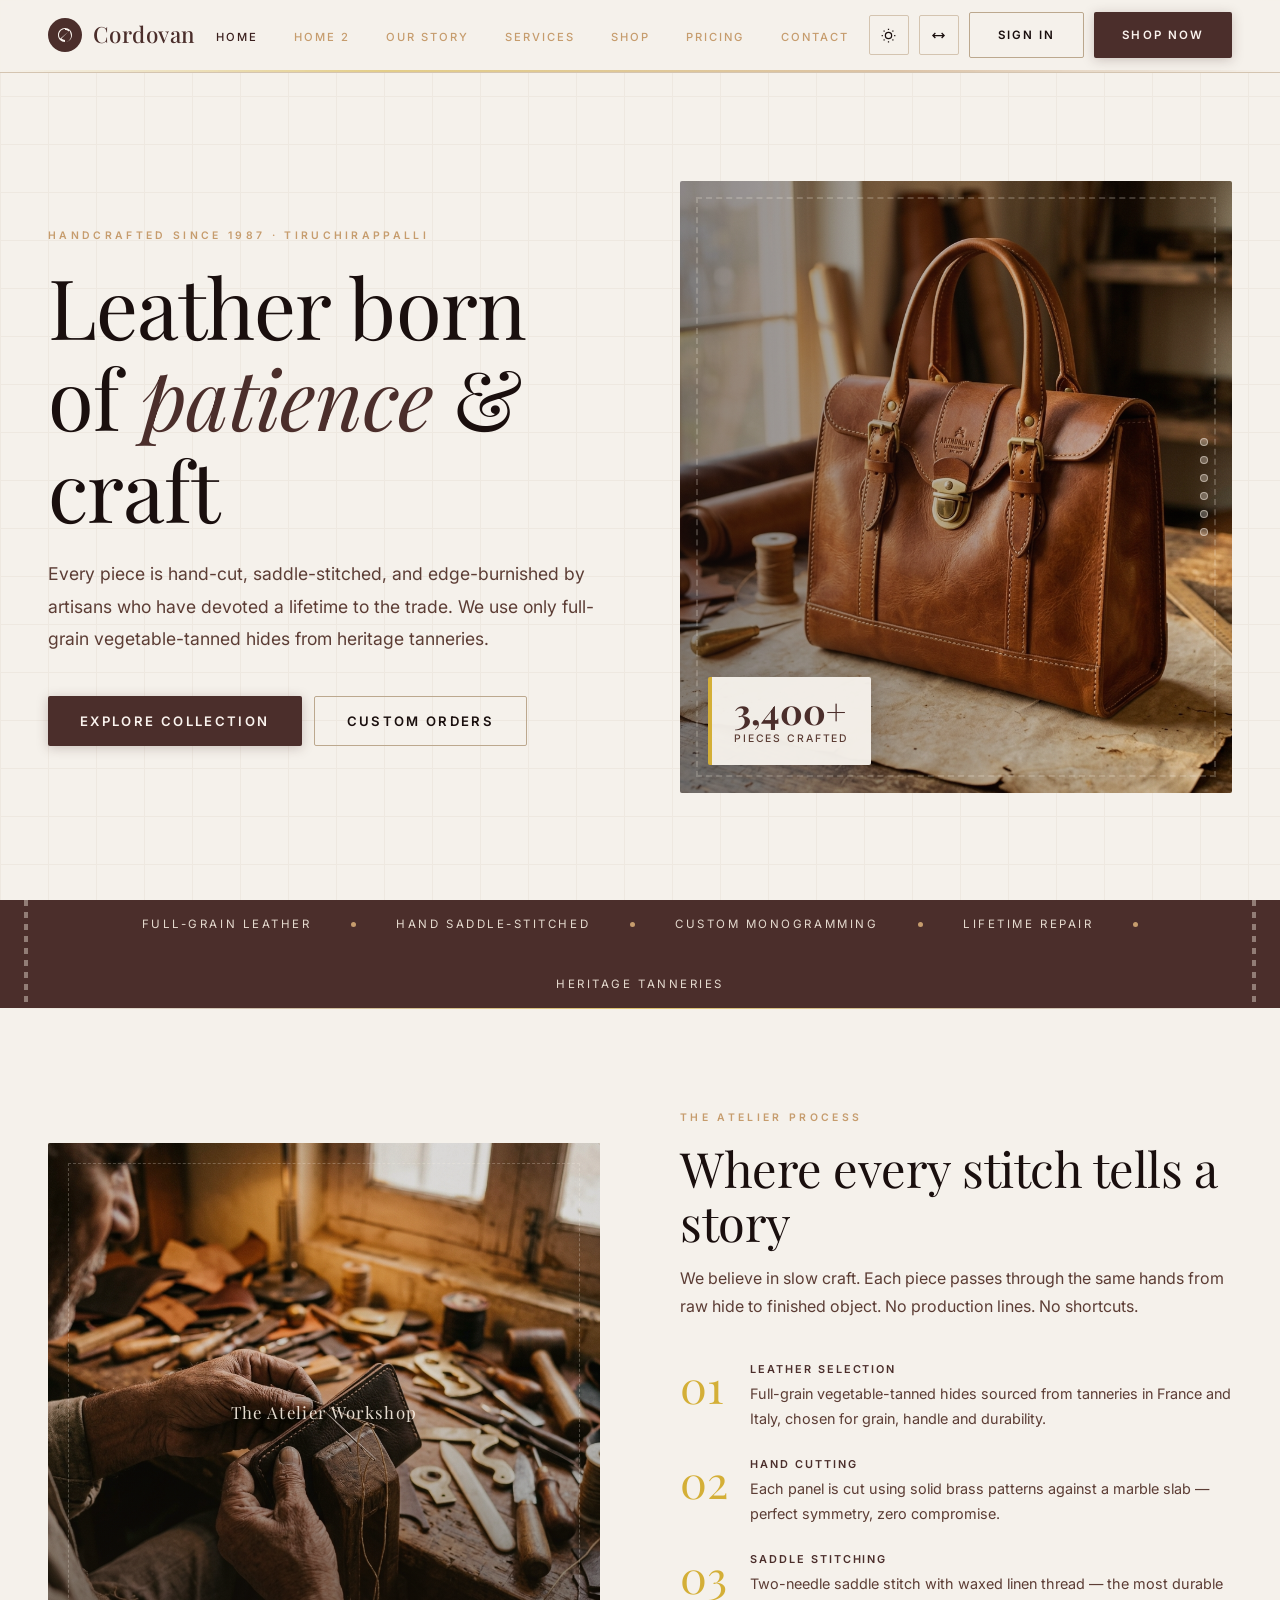
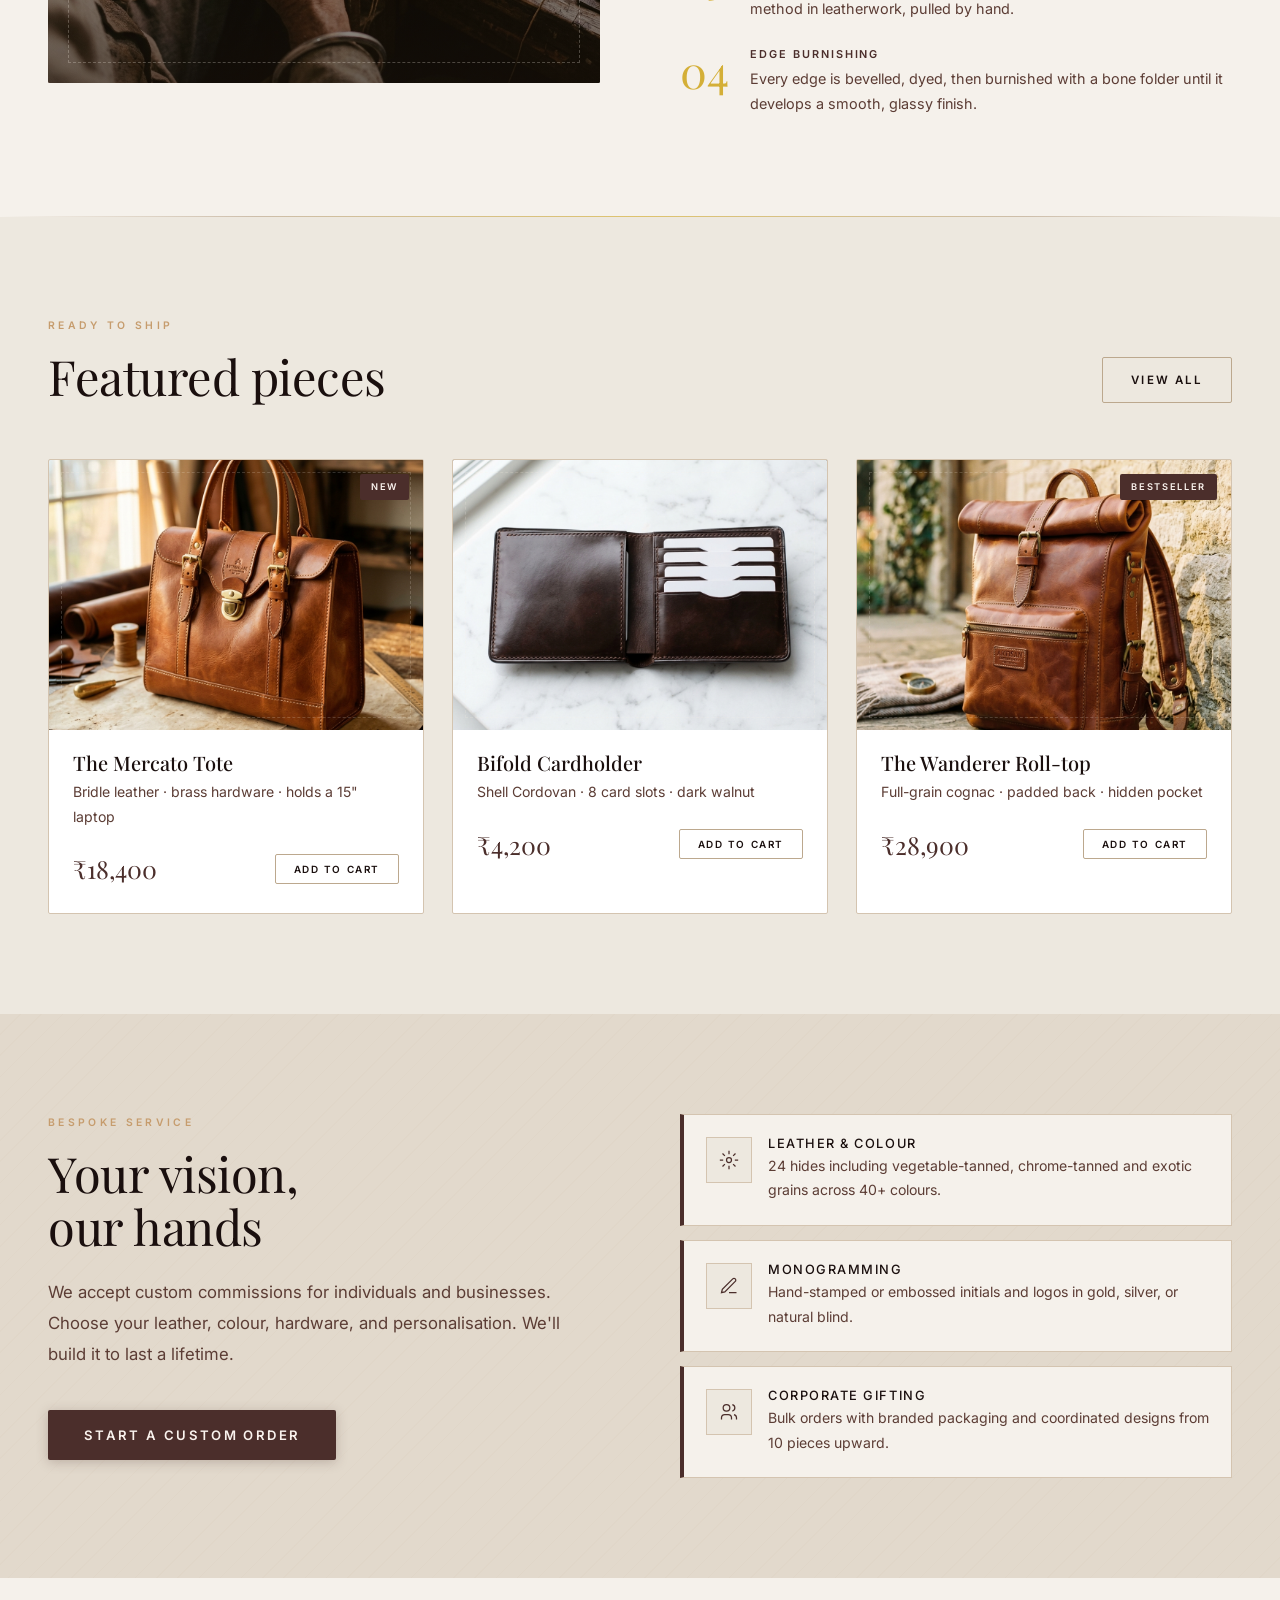
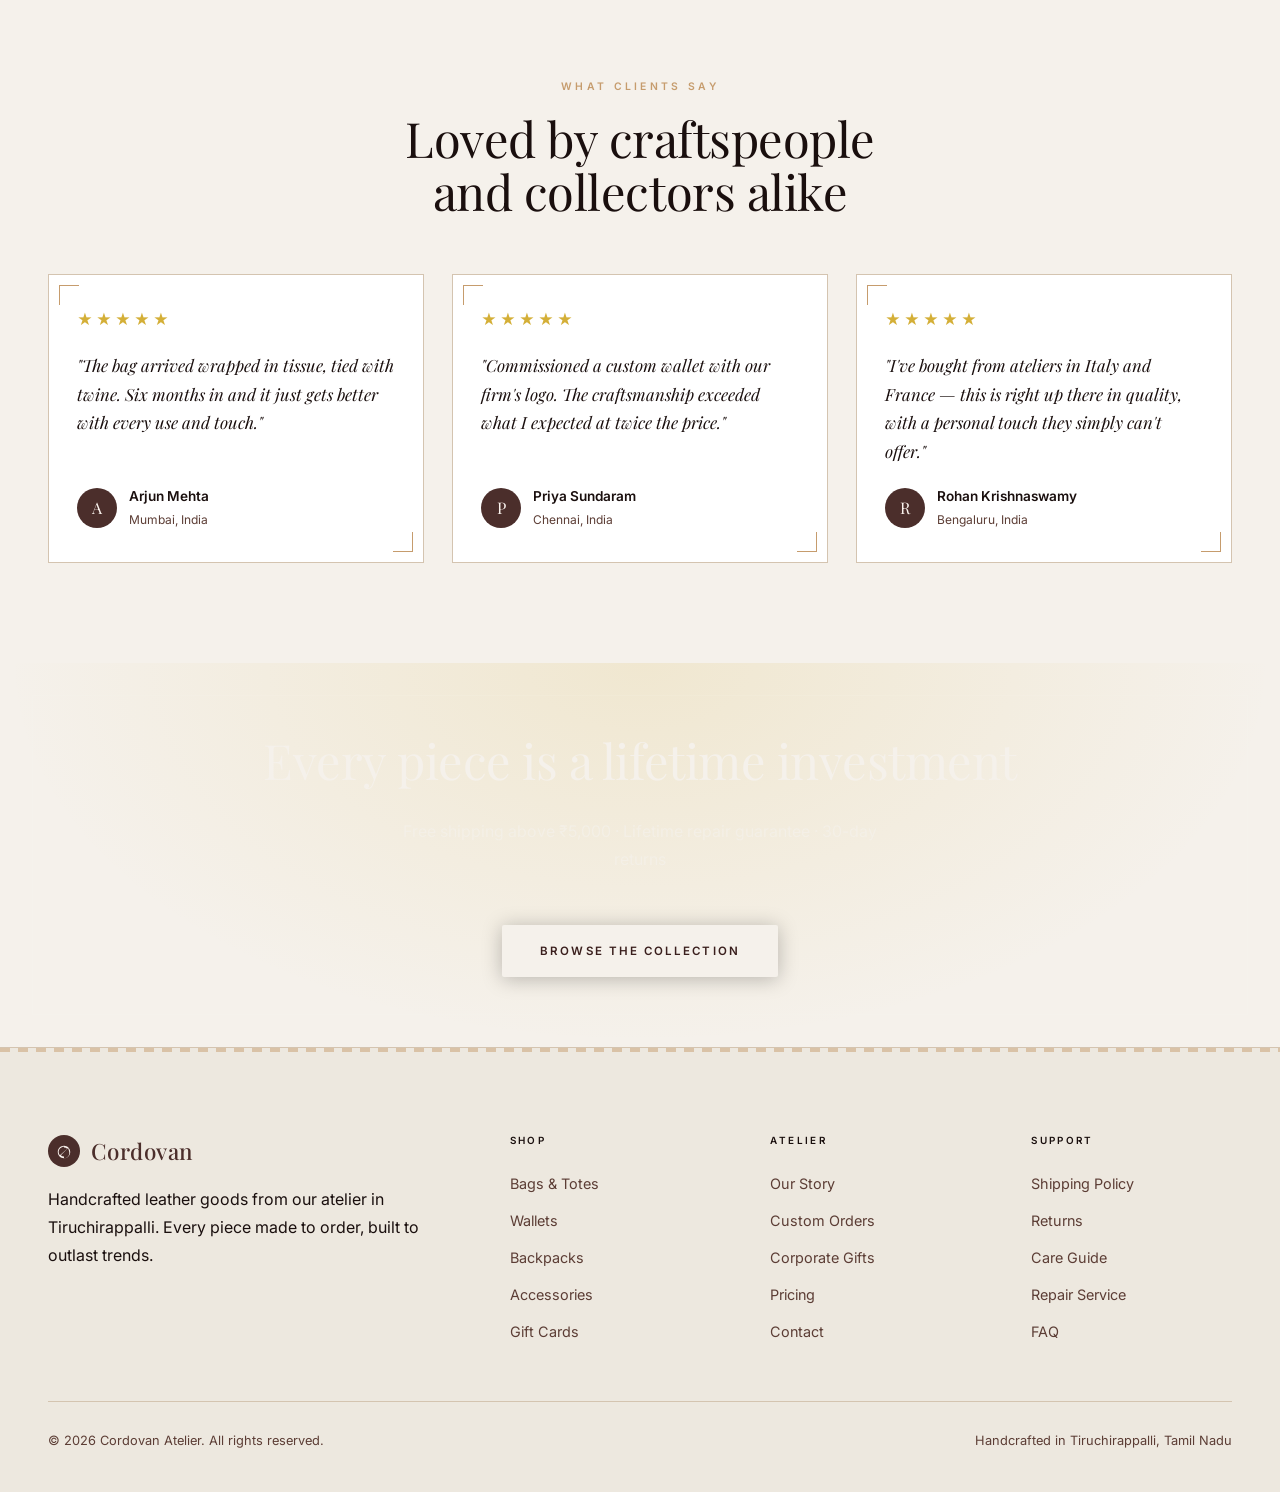
<file: index.html>
<!DOCTYPE html>
<html lang="en" data-theme="light">

<head>
  <meta charset="UTF-8" />
  <meta name="viewport" content="width=device-width, initial-scale=1.0" />
  <title>Cordovan Atelier – Handmade Leather Goods</title>
  <link rel="icon" type="image/png" href="assets/favicon.png" />
  <link rel="preconnect" href="https://fonts.googleapis.com" />
  <link rel="icon" type="image/png" href="assets/favicon.png" />
  <link rel="preconnect" href="https://fonts.gstatic.com" crossorigin />
  <link
    href="https://fonts.googleapis.com/css2?family=Playfair+Display:ital,wght@0,400;0,500;0,700;1,400;1,500&family=Inter:wght@300;400;500;600&display=swap"
    rel="stylesheet" />
  <link rel="stylesheet" href="assets/css/style.css" />
  <link rel="stylesheet" href="assets/css/dark-mode.css" />
  <link rel="stylesheet" href="assets/css/rtl.css" />
</head>

<body>

  <!-- ══════════════════════════ NAV ══════════════════════════ -->
  <nav id="mainNav">
    <div class="nav-inner">
      <div class="logo" onclick="showPage('home')">
        <div class="logo-mark">
          <svg width="18" height="18" viewBox="0 0 18 18">
            <path
              d="M9 2C5.1 2 2 5.1 2 9s3.1 7 7 7 7-3.1 7-7-3.1-7-7-7zm0 2c1.4 0 2.6.5 3.6 1.4L4.4 12.6C3.5 11.6 3 10.4 3 9c0-3.3 2.7-6 6-6zm0 10c-1.4 0-2.6-.5-3.6-1.4l8.2-8.2C14.5 7.4 15 8.6 15 10c0 3.3-2.7 5.9-6 5.9z" />
          </svg>
        </div>
        Cordovan
      </div>
      <ul class="nav-links">
        <li><a id="nav-home" onclick="showPage('home')" class="active">Home</a></li>
        <li><a id="nav-home-2"onclick="showPage('home2')">Home 2</a></li>
        <li><a id="nav-about" onclick="showPage('about')">Our Story</a></li>
        <li><a id="nav-services" onclick="showPage('services')">Services</a></li>
        <li><a id="nav-shop" onclick="showPage('shop')">Shop</a></li>
        <li><a id="nav-pricing" onclick="showPage('pricing')">Pricing</a></li>
        <li><a id="nav-contact" onclick="showPage('contact')">Contact</a></li>
      </ul>
      <div class="nav-actions">
        <button class="btn-icon" onclick="toggleTheme()" title="Toggle light/dark">
          <svg viewBox="0 0 24 24" fill="none" stroke="currentColor" stroke-width="2">
            <circle cx="12" cy="12" r="5" />
            <path
              d="M12 1v2M12 21v2M4.22 4.22l1.42 1.42M18.36 18.36l1.42 1.42M1 12h2M21 12h2M4.22 19.78l1.42-1.42M18.36 5.64l1.42-1.42" />
          </svg>
        </button>
        <button class="btn-icon" id="rtl-toggle-btn" onclick="toggleRTL()" title="Switch to RTL">
          <svg viewBox="0 0 24 24" fill="none" stroke="currentColor" stroke-width="2">
            <path d="M7 16l-4-4 4-4M3 12h18M17 8l4 4-4 4" />
          </svg>
        </button>
        <button class="btn-outline" onclick="showPage('login')">Sign In</button>
        <button class="btn-hide" onclick="showPage('shop')">Shop Now</button>
        <button class="btn-icon mobile-menu-btn" onclick="toggleMobile()">
          <svg viewBox="0 0 24 24" fill="none" stroke="currentColor" stroke-width="2">
            <line x1="3" y1="6" x2="21" y2="6" />
            <line x1="3" y1="12" x2="21" y2="12" />
            <line x1="3" y1="18" x2="21" y2="18" />
          </svg>
        </button>
      </div>
    </div>
  </nav>

  <div class="mobile-menu" id="mobileMenu">
    <a onclick="sp('home');toggleMobile()">Home</a>
    <a onclick="sp('home2');toggleMobile()">Home 2</a>
    <a onclick="sp('services');toggleMobile()">Services</a>
    <a onclick="sp('shop');toggleMobile()">Shop</a>
    <a onclick="sp('about');toggleMobile()">Our Story</a>
    <a onclick="sp('contact');toggleMobile()">Contact</a>
    <a onclick="sp('pricing');toggleMobile()">Pricing</a>
    <div class="mobile-menu-utils">
      <button class="mobile-util-btn" onclick="toggleTheme()" title="Toggle light / dark mode">
        <svg viewBox="0 0 24 24" fill="none" stroke="currentColor" stroke-width="2">
          <circle cx="12" cy="12" r="5" />
          <path
            d="M12 1v2M12 21v2M4.22 4.22l1.42 1.42M18.36 18.36l1.42 1.42M1 12h2M21 12h2M4.22 19.78l1.42-1.42M18.36 5.64l1.42-1.42" />
        </svg>
        <span>Light / Dark</span>
      </button>
      <button class="mobile-util-btn" onclick="toggleRTL()" title="Toggle RTL layout">
        <svg viewBox="0 0 24 24" fill="none" stroke="currentColor" stroke-width="2">
          <path d="M7 16l-4-4 4-4M3 12h18M17 8l4 4-4 4" />
        </svg>
        <span>RTL Layout</span>
      </button>
    </div>
    <div class="mobile-menu-actions">
      <button class="btn-outline" onclick="sp('login');toggleMobile()">Sign In</button>
      <button class="btn-hide" onclick="sp('shop');toggleMobile()">Shop Now</button>
    </div>
  </div>

  <!-- Hero -->
  <div class="hero-wrap">
    <div class="hero-inner">
      <div class="hero-content animate-hero-content">
        <span class="eyebrow">Handcrafted Since 1987 · Tiruchirappalli</span>
        <h1>Leather born of <em>patience</em> &amp; craft</h1>
        <p>Every piece is hand-cut, saddle-stitched, and edge-burnished by artisans who have devoted a lifetime to the
          trade. We use only full-grain vegetable-tanned hides from heritage tanneries.</p>
        <div class="hero-ctas">
          <button class="btn-hide" onclick="showPage('shop')">Explore Collection</button>
          <button class="btn-outline" onclick="showPage('services')">Custom Orders</button>
        </div>
      </div>
      <div class="hero-visual animate-hero-visual">
        <div class="hero-visual-inner has-image">
          <img src="assets/images/hero_leather_bag.png" alt="Handcrafted leather tote bag by Cordovan Atelier"
            class="hero-img" />
          <div class="hero-img-overlay"></div>
          <div class="hero-tag">
            <div class="tag-num">3,400+</div>
            <div class="tag-label">Pieces Crafted</div>
          </div>
          <div class="punch-row">
            <div class="punch-dot"></div>
            <div class="punch-dot"></div>
            <div class="punch-dot"></div>
            <div class="punch-dot"></div>
            <div class="punch-dot"></div>
            <div class="punch-dot"></div>
          </div>
        </div>
      </div>
    </div>
  </div>

  <!-- Brand strip -->
  <div class="brand-strip">
    <span class="strip-item">Full-Grain Leather</span><span class="strip-lozenge"></span>
    <span class="strip-item">Hand Saddle-Stitched</span><span class="strip-lozenge"></span>
    <span class="strip-item">Custom Monogramming</span><span class="strip-lozenge"></span>
    <span class="strip-item">Lifetime Repair</span><span class="strip-lozenge"></span>
    <span class="strip-item">Heritage Tanneries</span>
  </div>

  <div class="divider-stitch"></div>

  <!-- Craft Story -->
  <section>
    <div class="container">
      <div class="craft-grid">
        <div class="craft-visual">
          <img src="assets/images/craft_workshop.png" alt="Artisan saddle-stitching leather in the Cordovan workshop"
            class="craft-img" />
          <div class="craft-img-overlay"></div>
          <div class="craft-visual-label">
            The Atelier Workshop
          </div>
        </div>
        <div>
          <span class="eyebrow">The Atelier Process</span>
          <h2>Where every stitch tells a story</h2>
          <p class="body" style="margin-top:16px;">We believe in slow craft. Each piece passes through the same hands
            from raw hide to finished object. No production lines. No shortcuts.</p>
          <div class="craft-steps">
            <div class="craft-step">
              <span class="step-num">01</span>
              <div class="step-body">
                <h4>Leather Selection</h4>
                <p>Full-grain vegetable-tanned hides sourced from tanneries in France and Italy, chosen for grain,
                  handle and durability.</p>
              </div>
            </div>
            <div class="craft-step">
              <span class="step-num">02</span>
              <div class="step-body">
                <h4>Hand Cutting</h4>
                <p>Each panel is cut using solid brass patterns against a marble slab — perfect symmetry, zero
                  compromise.</p>
              </div>
            </div>
            <div class="craft-step">
              <span class="step-num">03</span>
              <div class="step-body">
                <h4>Saddle Stitching</h4>
                <p>Two-needle saddle stitch with waxed linen thread — the most durable method in leatherwork, pulled by
                  hand.</p>
              </div>
            </div>
            <div class="craft-step">
              <span class="step-num">04</span>
              <div class="step-body">
                <h4>Edge Burnishing</h4>
                <p>Every edge is bevelled, dyed, then burnished with a bone folder until it develops a smooth, glassy
                  finish.</p>
              </div>
            </div>
          </div>
        </div>
      </div>
    </div>
  </section>

  <div class="divider-stitch"></div>

  <!-- Featured Products -->
  <section class="section-alt" style="padding:100px 0">
    <div class="container">
      <div class="products-header">
        <div>
          <span class="eyebrow">Ready to Ship</span>
          <h2>Featured pieces</h2>
        </div>
        <button class="btn-outline" onclick="showPage('shop')">View All</button>
      </div>
      <div class="product-grid">
        <div class="product-card">
          <div class="product-img tan">
            <img src="assets/images/hero_leather_bag.png" alt="The Mercato Tote – saddle tan leather tote bag"
              class="prod-img" />
            <span class="product-badge">New</span>
          </div>
          <div class="product-info">
            <h3>The Mercato Tote</h3>
            <p>Bridle leather · brass hardware · holds a 15" laptop</p>
            <div class="product-footer"><span class="price">₹18,400</span><button class="btn-cart">Add to Cart</button>
            </div>
          </div>
        </div>
        <div class="product-card">
          <div class="product-img dark">
            <img src="assets/images/product_wallet.png" alt="Bifold Cardholder – dark walnut shell cordovan"
              class="prod-img" />
          </div>
          <div class="product-info">
            <h3>Bifold Cardholder</h3>
            <p>Shell Cordovan · 8 card slots · dark walnut</p>
            <div class="product-footer"><span class="price">₹4,200</span><button class="btn-cart">Add to Cart</button>
            </div>
          </div>
        </div>
        <div class="product-card">
          <div class="product-img cog">
            <img src="assets/images/product_backpack.png"
              alt="The Wanderer Roll-top – cognac full-grain leather backpack" class="prod-img" />
            <span class="product-badge">Bestseller</span>
          </div>
          <div class="product-info">
            <h3>The Wanderer Roll-top</h3>
            <p>Full-grain cognac · padded back · hidden pocket</p>
            <div class="product-footer"><span class="price">₹28,900</span><button class="btn-cart">Add to Cart</button>
            </div>
          </div>
        </div>
      </div>
    </div>
  </section>

  <!-- Customisation -->
  <div class="custom-bg">
    <div class="custom-inner">
      <div class="custom-grid" style="margin-top: 0;">
        <div class="custom-text-col">
          <span class="eyebrow">Bespoke Service</span>
          <h2>Your vision,<br />our hands</h2>
          <p style="font-size:1.05rem;line-height:1.85;color:var(--ink-mid);max-width:50ch;margin-top:24px;">We accept custom commissions
            for individuals and businesses. Choose your leather, colour, hardware, and personalisation. We'll build it to
            last a lifetime.</p>
          <div style="margin-top:40px">
            <button class="btn-hide" style="height:50px;padding:0 36px;font-size:.82rem" onclick="showPage('contact')">Start
              a Custom Order</button>
          </div>
        </div>
        <div class="option-list">
          <div class="option-card">
            <div class="option-icon"><svg viewBox="0 0 24 24" fill="none" stroke="currentColor" stroke-width="1.5">
                <circle cx="12" cy="12" r="3" />
                <path
                  d="M12 1v4M12 19v4M4.22 4.22l2.83 2.83M16.95 16.95l2.83 2.83M1 12h4M19 12h4M4.22 19.78l2.83-2.83M16.95 7.05l2.83-2.83" />
              </svg></div>
            <div class="option-text">
              <h4>Leather &amp; Colour</h4>
              <p>24 hides including vegetable-tanned, chrome-tanned and exotic grains across 40+ colours.</p>
            </div>
          </div>
          <div class="option-card">
            <div class="option-icon"><svg viewBox="0 0 24 24" fill="none" stroke="currentColor" stroke-width="1.5">
                <path d="M12 20h9M16.5 3.5a2.121 2.121 0 013 3L7 19l-4 1 1-4L16.5 3.5z" />
              </svg></div>
            <div class="option-text">
              <h4>Monogramming</h4>
              <p>Hand-stamped or embossed initials and logos in gold, silver, or natural blind.</p>
            </div>
          </div>
          <div class="option-card">
            <div class="option-icon"><svg viewBox="0 0 24 24" fill="none" stroke="currentColor" stroke-width="1.5">
                <circle cx="9" cy="7" r="4" />
                <path d="M3 21v-2a4 4 0 0 1 4-4h4a4 4 0 0 1 4 4v2" />
                <path d="M16 3.13a4 4 0 0 1 0 7.75M21 21v-2a4 4 0 0 0-3-3.85" />
              </svg></div>
            <div class="option-text">
              <h4>Corporate Gifting</h4>
              <p>Bulk orders with branded packaging and coordinated designs from 10 pieces upward.</p>
            </div>
          </div>
        </div>
      </div>
    </div>
  </div>

  <!-- Testimonials -->
  <section>
    <div class="container">
      <div style="text-align:center;max-width:580px;margin:0 auto 0">
        <span class="eyebrow" style="text-align:center;display:block">What Clients Say</span>
        <h2>Loved by craftspeople<br />and collectors alike</h2>
      </div>
      <div class="testi-grid">
        <div class="testi-card">
          <div class="testi-stars">★★★★★</div>
          <blockquote>"The bag arrived wrapped in tissue, tied with twine. Six months in and it just gets better with
            every use and touch."</blockquote>
          <div class="reviewer">
            <div class="reviewer-init">A</div>
            <div>
              <div class="reviewer-name">Arjun Mehta</div>
              <div class="reviewer-loc">Mumbai, India</div>
            </div>
          </div>
        </div>
        <div class="testi-card">
          <div class="testi-stars">★★★★★</div>
          <blockquote>"Commissioned a custom wallet with our firm's logo. The craftsmanship exceeded what I expected at
            twice the price."</blockquote>
          <div class="reviewer">
            <div class="reviewer-init">P</div>
            <div>
              <div class="reviewer-name">Priya Sundaram</div>
              <div class="reviewer-loc">Chennai, India</div>
            </div>
          </div>
        </div>
        <div class="testi-card">
          <div class="testi-stars">★★★★★</div>
          <blockquote>"I've bought from ateliers in Italy and France — this is right up there in quality, with a
            personal touch they simply can't offer."</blockquote>
          <div class="reviewer">
            <div class="reviewer-init">R</div>
            <div>
              <div class="reviewer-name">Rohan Krishnaswamy</div>
              <div class="reviewer-loc">Bengaluru, India</div>
            </div>
          </div>
        </div>
      </div>
    </div>
  </section>

  <div class="cta-banner">
    <h2>Every piece is a lifetime investment</h2>
    <p>Free shipping above ₹5,000 · Lifetime repair guarantee · 30-day returns</p>
    <button class="btn-parch" onclick="showPage('shop')">Browse the Collection</button>
  </div>

  <footer>
    <div class="footer-inner">
      <div class="footer-grid">
        <div>
          <div class="logo" style="cursor:default;margin-bottom:14px">
            <div class="logo-mark" style="width:32px;height:32px">
              <a href="index.html">
                <svg width="16" height="16" viewBox="0 0 18 18" fill="white">
                  <path
                    d="M9 2C5.1 2 2 5.1 2 9s3.1 7 7 7 7-3.1 7-7-3.1-7-7-7zm0 2c1.4 0 2.6.5 3.6 1.4L4.4 12.6C3.5 11.6 3 10.4 3 9c0-3.3 2.7-6 6-6zm0 10c-1.4 0-2.6-.5-3.6-1.4l8.2-8.2C14.5 7.4 15 8.6 15 10c0 3.3-2.7 5.9-6 5.9z" />
                </svg>
              </a>
            </div>
            <a href="index.html">Cordovan</a>
          </div>
          <p>Handcrafted leather goods from our atelier in Tiruchirappalli. Every piece made to order, built to outlast
            trends.</p>
        </div>
        <div class="footer-col">
          <h5>Shop</h5>
          <ul>
            <li><a onclick="showPage('shop')">Bags &amp; Totes</a></li>
            <li><a onclick="showPage('shop')">Wallets</a></li>
            <li><a onclick="showPage('shop')">Backpacks</a></li>
            <li><a onclick="showPage('shop')">Accessories</a></li>
            <li><a onclick="showPage('shop')">Gift Cards</a></li>
          </ul>
        </div>
        <div class="footer-col">
          <h5>Atelier</h5>
          <ul>
            <li><a onclick="showPage('about')">Our Story</a></li>
            <li><a onclick="showPage('services')">Custom Orders</a></li>
            <li><a onclick="showPage('services')">Corporate Gifts</a></li>
            <li><a onclick="showPage('pricing')">Pricing</a></li>
            <li><a onclick="showPage('contact')">Contact</a></li>
          </ul>
        </div>
        <div class="footer-col">
          <h5>Support</h5>
          <ul>
            <li><a href="#">Shipping Policy</a></li>
            <li><a href="#">Returns</a></li>
            <li><a href="#">Care Guide</a></li>
            <li><a href="#">Repair Service</a></li>
            <li><a href="#">FAQ</a></li>
          </ul>
        </div>
      </div>
      <div class="footer-bottom">
        <p>© 2026 Cordovan Atelier. All rights reserved.</p>
        <p>Handcrafted in Tiruchirappalli, Tamil Nadu</p>
      </div>
    </div>
  </footer>

  <script src="assets/js/main.js"></script>
  <script>
    function showPage(id) {
      var map = {
        home: 'index.html',
        home2: 'index-2.html',
        services: 'pages/services.html',
        shop: 'pages/shop.html', about: 'pages/about.html',
        contact: 'pages/contact.html', pricing: 'pages/pricing.html',
        login: 'pages/login.html', signup: 'pages/signup.html'
      };
      if (map[id]) location.href = map[id];
    }
    var sp = showPage;
  </script>
</body>

</html>
</file>
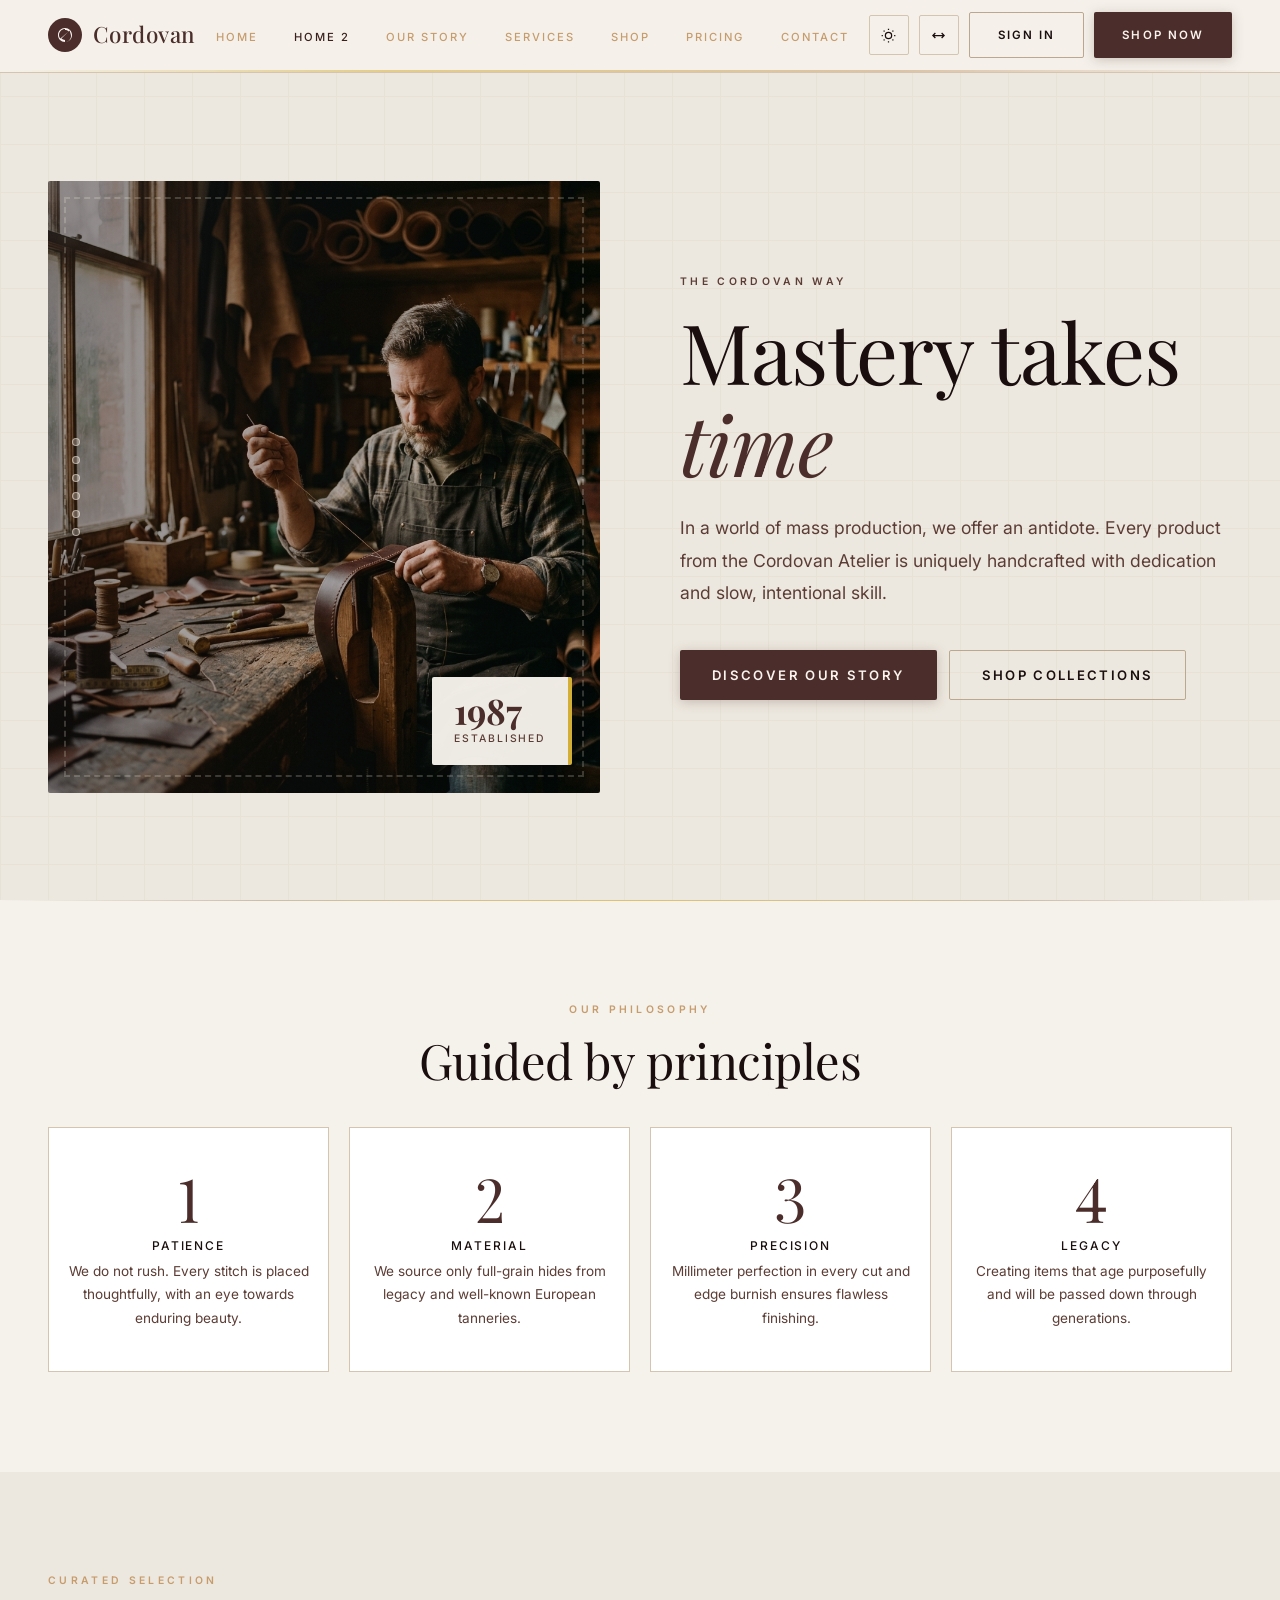
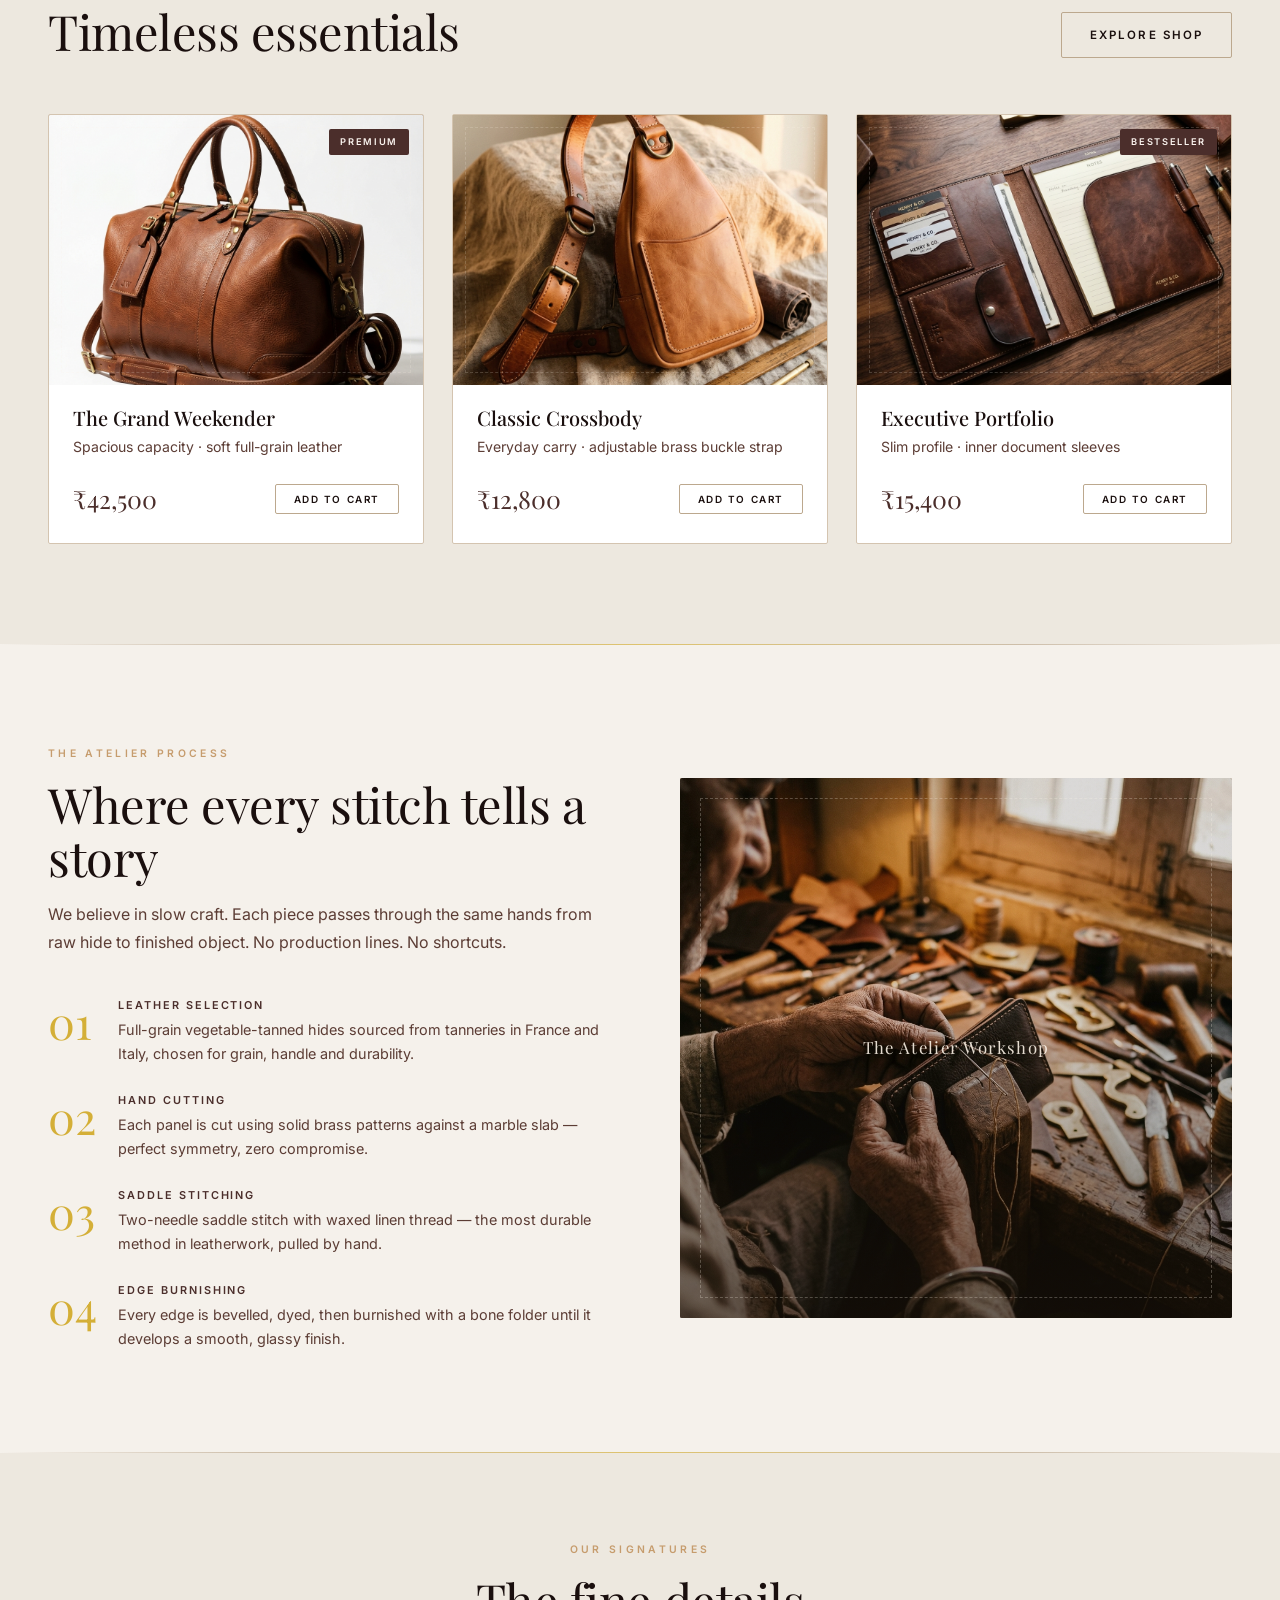
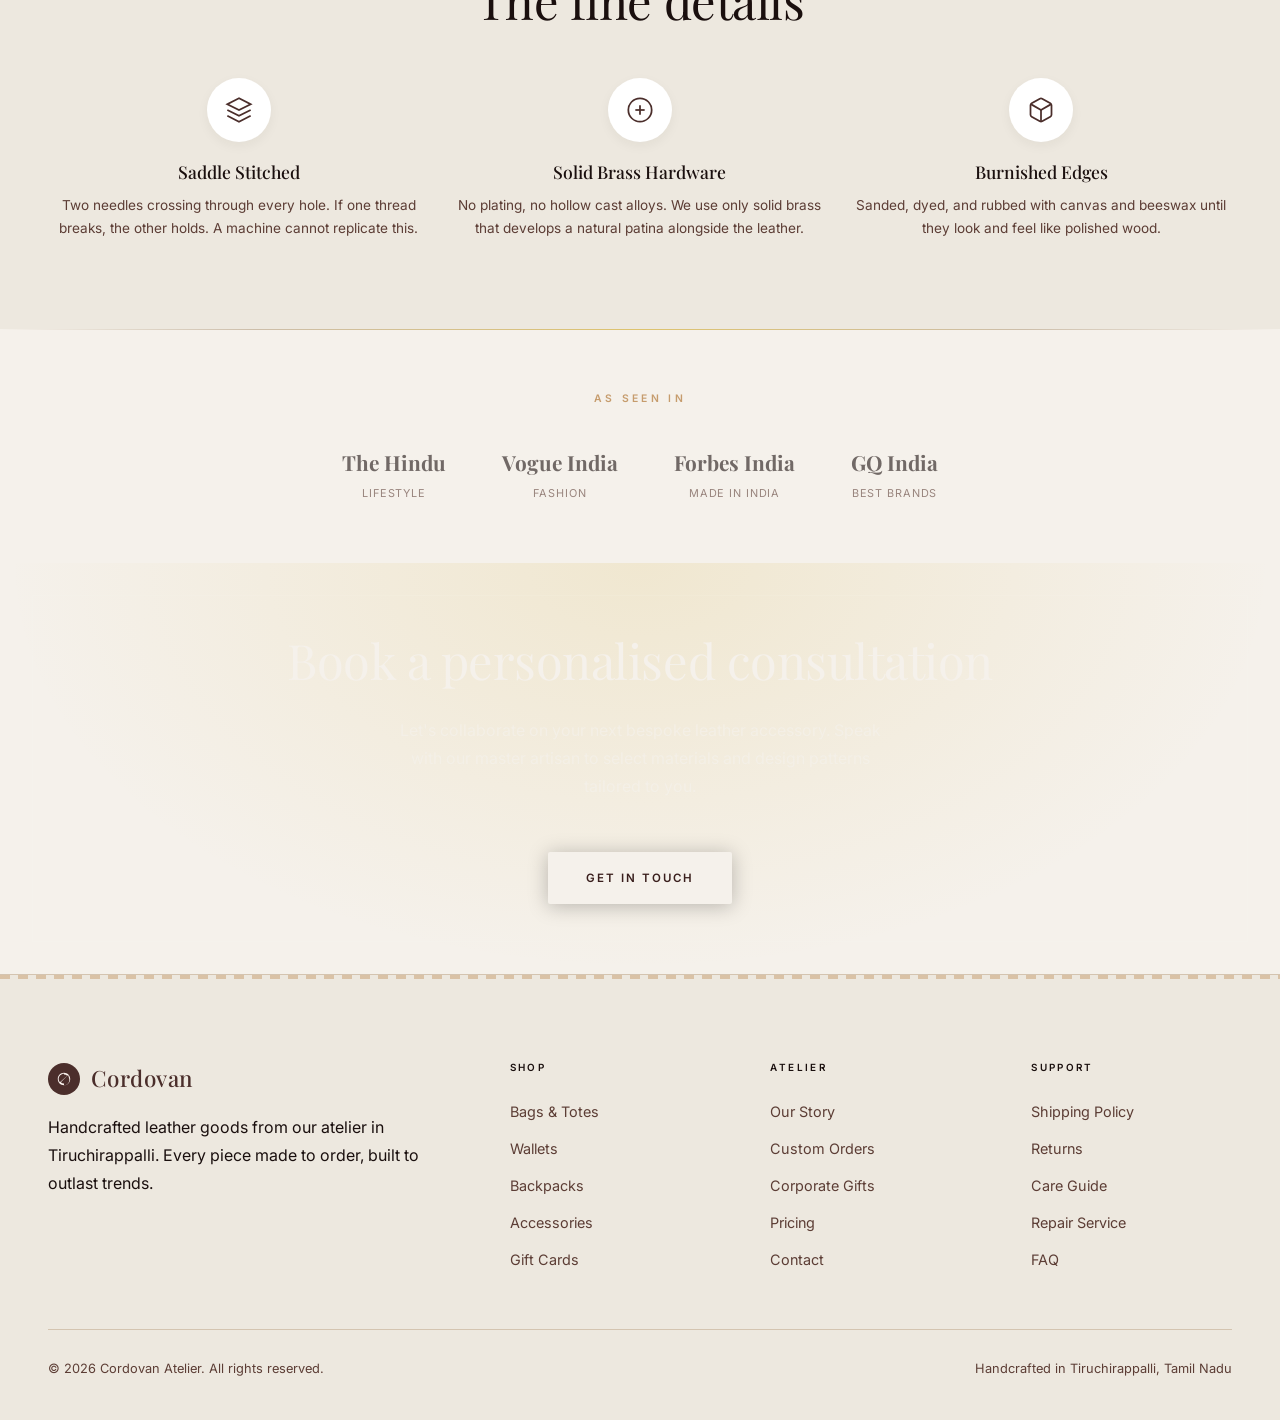
<file: index-2.html>
<!DOCTYPE html>
<html lang="en" data-theme="light">

<head>
  <meta charset="UTF-8" />
  <meta name="viewport" content="width=device-width, initial-scale=1.0" />
  <title>Cordovan Atelier – Home 2</title>
  <link rel="icon" type="image/png" href="assets/favicon.png" />
  <link rel="preconnect" href="https://fonts.googleapis.com" />
  <link rel="preconnect" href="https://fonts.gstatic.com" crossorigin />
  <link
    href="https://fonts.googleapis.com/css2?family=Playfair+Display:ital,wght@0,400;0,500;0,700;1,400;1,500&family=Inter:wght@300;400;500;600&display=swap"
    rel="stylesheet" />
  <link rel="stylesheet" href="assets/css/style.css" />
  <link rel="stylesheet" href="assets/css/dark-mode.css" />
  <link rel="stylesheet" href="assets/css/rtl.css" />
</head>

<body>

  <!-- ══════════════════════════ NAV ══════════════════════════ -->
  <nav id="mainNav">
    <div class="nav-inner">
      <div class="logo" onclick="showPage('home')">
        <div class="logo-mark">
          <svg width="18" height="18" viewBox="0 0 18 18">
            <path
              d="M9 2C5.1 2 2 5.1 2 9s3.1 7 7 7 7-3.1 7-7-3.1-7-7-7zm0 2c1.4 0 2.6.5 3.6 1.4L4.4 12.6C3.5 11.6 3 10.4 3 9c0-3.3 2.7-6 6-6zm0 10c-1.4 0-2.6-.5-3.6-1.4l8.2-8.2C14.5 7.4 15 8.6 15 10c0 3.3-2.7 5.9-6 5.9z" />
          </svg>
        </div>
        Cordovan
      </div>
      <ul class="nav-links">
        <li><a id="nav-home" onclick="showPage('home')">Home</a></li>
        <li><a id="nav-home-2"onclick="showPage('home2')" class="active">Home 2</a></li>
        <li><a id="nav-about" onclick="showPage('about')">Our Story</a></li>
        <li><a id="nav-services" onclick="showPage('services')">Services</a></li>
        <li><a id="nav-shop" onclick="showPage('shop')">Shop</a></li>
        <li><a id="nav-pricing" onclick="showPage('pricing')">Pricing</a></li>
        <li><a id="nav-contact" onclick="showPage('contact')">Contact</a></li>
      </ul>
      <div class="nav-actions">
        <button class="btn-icon" onclick="toggleTheme()" title="Toggle light/dark">
          <svg viewBox="0 0 24 24" fill="none" stroke="currentColor" stroke-width="2">
            <circle cx="12" cy="12" r="5" />
            <path
              d="M12 1v2M12 21v2M4.22 4.22l1.42 1.42M18.36 18.36l1.42 1.42M1 12h2M21 12h2M4.22 19.78l1.42-1.42M18.36 5.64l1.42-1.42" />
          </svg>
        </button>
        <button class="btn-icon" id="rtl-toggle-btn" onclick="toggleRTL()" title="Switch to RTL">
          <svg viewBox="0 0 24 24" fill="none" stroke="currentColor" stroke-width="2">
            <path d="M7 16l-4-4 4-4M3 12h18M17 8l4 4-4 4" />
          </svg>
        </button>
        <button class="btn-outline" onclick="showPage('login')">Sign In</button>
        <button class="btn-hide" onclick="showPage('shop')">Shop Now</button>
        <button class="btn-icon mobile-menu-btn" onclick="toggleMobile()">
          <svg viewBox="0 0 24 24" fill="none" stroke="currentColor" stroke-width="2">
            <line x1="3" y1="6" x2="21" y2="6" />
            <line x1="3" y1="12" x2="21" y2="12" />
            <line x1="3" y1="18" x2="21" y2="18" />
          </svg>
        </button>
      </div>
    </div>
  </nav>

  <div class="mobile-menu" id="mobileMenu">
    <a onclick="sp('home');toggleMobile()">Home</a>
    <a onclick="sp('home2');toggleMobile()">Home 2</a>
    <a onclick="sp('services');toggleMobile()">Services</a>
    <a onclick="sp('shop');toggleMobile()">Shop</a>
    <a onclick="sp('about');toggleMobile()">Our Story</a>
    <a onclick="sp('contact');toggleMobile()">Contact</a>
    <a onclick="sp('pricing');toggleMobile()">Pricing</a>
    <div class="mobile-menu-utils">
      <button class="mobile-util-btn" onclick="toggleTheme()" title="Toggle light / dark mode">
        <svg viewBox="0 0 24 24" fill="none" stroke="currentColor" stroke-width="2">
          <circle cx="12" cy="12" r="5" />
          <path
            d="M12 1v2M12 21v2M4.22 4.22l1.42 1.42M18.36 18.36l1.42 1.42M1 12h2M21 12h2M4.22 19.78l1.42-1.42M18.36 5.64l1.42-1.42" />
        </svg>
        <span>Light / Dark</span>
      </button>
      <button class="mobile-util-btn" onclick="toggleRTL()" title="Toggle RTL layout">
        <svg viewBox="0 0 24 24" fill="none" stroke="currentColor" stroke-width="2">
          <path d="M7 16l-4-4 4-4M3 12h18M17 8l4 4-4 4" />
        </svg>
        <span>RTL Layout</span>
      </button>
    </div>
    <div class="mobile-menu-actions">
      <button class="btn-outline" onclick="sp('login');toggleMobile()">Sign In</button>
      <button class="btn-hide" onclick="sp('shop');toggleMobile()">Shop Now</button>
    </div>
  </div>

  <!-- Hero - Alternative Layout: Image Left, Content Right -->
  <div class="hero-wrap" style="background: var(--parch2);">
    <div class="hero-inner">
      <div class="hero-visual animate-hero-visual">
        <div class="hero-visual-inner has-image">
          <img src="assets/images/about_artisan.png" alt="Master artisan working on leather"
            class="hero-img" style="object-position: left center;" />
          <div class="hero-img-overlay"></div>
          <div class="hero-tag" style="left: auto; right: 28px; border-left: none; border-right: 4px solid var(--burnish);">
            <div class="tag-num">1987</div>
            <div class="tag-label">Established</div>
          </div>
          <div class="punch-row" style="right: auto; left: 24px;">
            <div class="punch-dot"></div>
            <div class="punch-dot"></div>
            <div class="punch-dot"></div>
            <div class="punch-dot"></div>
            <div class="punch-dot"></div>
            <div class="punch-dot"></div>
          </div>
        </div>
      </div>
      <div class="hero-content animate-hero-content">
        <span class="eyebrow" style="color: var(--ink-mid);">The Cordovan Way</span>
        <h1>Mastery takes <em>time</em></h1>
        <p>In a world of mass production, we offer an antidote. Every product from the Cordovan Atelier is uniquely handcrafted with dedication and slow, intentional skill.</p>
        <div class="hero-ctas">
          <button class="btn-hide" onclick="showPage('about')">Discover our Story</button>
          <button class="btn-outline" onclick="showPage('shop')">Shop Collections</button>
        </div>
      </div>
    </div>
  </div>

  <div class="divider-stitch"></div>

  <!-- Philosophy Core Values -->
  <section>
    <div class="container">
      <div style="text-align:center;max-width:580px;margin:0 auto 40px">
        <span class="eyebrow">Our Philosophy</span>
        <h2>Guided by principles</h2>
      </div>
      <div class="card">
        <div class="value-card">
          <div class="value-num">1</div>
          <h4>Patience</h4>
          <p>We do not rush. Every stitch is placed thoughtfully, with an eye towards enduring beauty.</p>
        </div>
        <div class="value-card">
          <div class="value-num">2</div>
          <h4>Material</h4>
          <p>We source only full-grain hides from legacy and well-known European tanneries.</p>
        </div>
        <div class="value-card">
          <div class="value-num">3</div>
          <h4>Precision</h4>
          <p>Millimeter perfection in every cut and edge burnish ensures flawless finishing.</p>
        </div>
        <div class="value-card">
          <div class="value-num">4</div>
          <h4>Legacy</h4>
          <p>Creating items that age purposefully and will be passed down through generations.</p>
        </div>
      </div>
    </div>
  </section>

  <!-- Featured Products -->
  <section class="section-alt" style="padding:100px 0">
    <div class="container">
      <div class="products-header">
        <div>
          <span class="eyebrow">Curated Selection</span>
          <h2>Timeless essentials</h2>
        </div>
        <button class="btn-outline" onclick="showPage('shop')">Explore Shop</button>
      </div>
      <div class="product-grid">
        <div class="product-card">
          <div class="product-img cog">
            <img src="assets/images/shop_weekender.png" alt="The Grand Weekender"
              class="prod-img" />
            <span class="product-badge">Premium</span>
          </div>
          <div class="product-info">
            <h3>The Grand Weekender</h3>
            <p>Spacious capacity · soft full-grain leather</p>
            <div class="product-footer"><span class="price">₹42,500</span><button class="btn-cart">Add to Cart</button>
            </div>
          </div>
        </div>
        <div class="product-card">
          <div class="product-img tan">
            <img src="assets/images/shop_crossbody.png" alt="Classic Crossbody"
              class="prod-img" />
          </div>
          <div class="product-info">
            <h3>Classic Crossbody</h3>
            <p>Everyday carry · adjustable brass buckle strap</p>
            <div class="product-footer"><span class="price">₹12,800</span><button class="btn-cart">Add to Cart</button>
            </div>
          </div>
        </div>
        <div class="product-card">
          <div class="product-img dark">
            <img src="assets/images/shop_portfolio.png"
              alt="Executive Portfolio" class="prod-img" />
            <span class="product-badge">Bestseller</span>
          </div>
          <div class="product-info">
            <h3>Executive Portfolio</h3>
            <p>Slim profile · inner document sleeves</p>
            <div class="product-footer"><span class="price">₹15,400</span><button class="btn-cart">Add to Cart</button>
            </div>
          </div>
        </div>
      </div>
    </div>
  </section>

  <div class="divider-stitch"></div>

  <!-- Craft Story - Alternative Layout: Content Left, Image Right -->
  <section>
    <div class="container">
      <div class="craft-grid">
        <div>
          <span class="eyebrow">The Atelier Process</span>
          <h2>Where every stitch tells a story</h2>
          <p class="body" style="margin-top:16px;">We believe in slow craft. Each piece passes through the same hands
            from raw hide to finished object. No production lines. No shortcuts.</p>
          <div class="craft-steps">
            <div class="craft-step">
              <span class="step-num">01</span>
              <div class="step-body">
                <h4>Leather Selection</h4>
                <p>Full-grain vegetable-tanned hides sourced from tanneries in France and Italy, chosen for grain,
                  handle and durability.</p>
              </div>
            </div>
            <div class="craft-step">
              <span class="step-num">02</span>
              <div class="step-body">
                <h4>Hand Cutting</h4>
                <p>Each panel is cut using solid brass patterns against a marble slab — perfect symmetry, zero
                  compromise.</p>
              </div>
            </div>
            <div class="craft-step">
              <span class="step-num">03</span>
              <div class="step-body">
                <h4>Saddle Stitching</h4>
                <p>Two-needle saddle stitch with waxed linen thread — the most durable method in leatherwork, pulled by
                  hand.</p>
              </div>
            </div>
            <div class="craft-step">
              <span class="step-num">04</span>
              <div class="step-body">
                <h4>Edge Burnishing</h4>
                <p>Every edge is bevelled, dyed, then burnished with a bone folder until it develops a smooth, glassy
                  finish.</p>
              </div>
            </div>
          </div>
        </div>
        <div class="craft-visual">
          <img src="assets/images/craft_workshop.png" alt="Artisan saddle-stitching leather in the Cordovan workshop"
            class="craft-img" />
          <div class="craft-img-overlay"></div>
          <div class="craft-visual-label">
            The Atelier Workshop
          </div>
        </div>
      </div>
    </div>
  </section>

  <div class="divider-stitch"></div>

  <!-- S5: The Fine Details -->
  <section style="padding:88px 0;background:var(--parch2,#f8f5f0)">
    <div class="container">
      <div style="text-align:center;margin-bottom:52px">
        <span class="eyebrow" style="display:block;text-align:center">Our Signatures</span>
        <h2>The fine details</h2>
      </div>
      <div class="card-2">
        <div style="text-align:center">
          <div style="width:64px;height:64px;border-radius:50%;background:white;margin:0 auto 20px;display:flex;align-items:center;justify-content:center;box-shadow:0 4px 12px rgba(44,31,26,.05)"><svg width="28" height="28" viewBox="0 0 24 24" fill="none" stroke="var(--hide)" stroke-width="1.5"><path d="M12 2L2 7l10 5 10-5-10-5zM2 17l10 5 10-5M2 12l10 5 10-5"/></svg></div>
          <h4 style="font-family:'Playfair Display',serif;font-size:1.1rem;margin-bottom:12px">Saddle Stitched</h4>
          <p style="font-size:.85rem;color:var(--ink-mid);line-height:1.75">Two needles crossing through every hole. If one thread breaks, the other holds. A machine cannot replicate this.</p>
        </div>
        <div style="text-align:center">
          <div style="width:64px;height:64px;border-radius:50%;background:white;margin:0 auto 20px;display:flex;align-items:center;justify-content:center;box-shadow:0 4px 12px rgba(44,31,26,.05)"><svg width="28" height="28" viewBox="0 0 24 24" fill="none" stroke="var(--hide)" stroke-width="1.5"><circle cx="12" cy="12" r="10"/><line x1="12" y1="8" x2="12" y2="16"/><line x1="8" y1="12" x2="16" y2="12"/></svg></div>
          <h4 style="font-family:'Playfair Display',serif;font-size:1.1rem;margin-bottom:12px">Solid Brass Hardware</h4>
          <p style="font-size:.85rem;color:var(--ink-mid);line-height:1.75">No plating, no hollow cast alloys. We use only solid brass that develops a natural patina alongside the leather.</p>
        </div>
        <div style="text-align:center">
          <div style="width:64px;height:64px;border-radius:50%;background:white;margin:0 auto 20px;display:flex;align-items:center;justify-content:center;box-shadow:0 4px 12px rgba(44,31,26,.05)"><svg width="28" height="28" viewBox="0 0 24 24" fill="none" stroke="var(--hide)" stroke-width="1.5"><path d="M21 16V8a2 2 0 0 0-1-1.73l-7-4a2 2 0 0 0-2 0l-7 4A2 2 0 0 0 3 8v8a2 2 0 0 0 1 1.73l7 4a2 2 0 0 0 2 0l7-4A2 2 0 0 0 21 16z"/><polyline points="3.27 6.96 12 12.01 20.73 6.96"/><line x1="12" y1="22.08" x2="12" y2="12"/></svg></div>
          <h4 style="font-family:'Playfair Display',serif;font-size:1.1rem;margin-bottom:12px">Burnished Edges</h4>
          <p style="font-size:.85rem;color:var(--ink-mid);line-height:1.75">Sanded, dyed, and rubbed with canvas and beeswax until they look and feel like polished wood.</p>
        </div>
      </div>
    </div>
  </section>

  <div class="divider-stitch"></div>

  <!-- S6: Press Section -->
  <section style="padding:60px 0">
    <div class="container">
      <div style="text-align:center;margin-bottom:36px">
        <span class="eyebrow" style="display:block;text-align:center">As Seen In</span>
      </div>
      <div style="display:flex;flex-wrap:wrap;justify-content:center;align-items:center;gap:32px 56px">
        <div style="opacity:.6;transition:opacity .2s;text-align:center;cursor:default" onmouseover="this.style.opacity='1'" onmouseout="this.style.opacity='.6'"><div style="font-family:'Playfair Display',serif;font-size:1.3rem;font-weight:700;color:var(--ink)">The Hindu</div><div style="font-size:.68rem;color:var(--ink-mid);margin-top:3px;letter-spacing:.08em;text-transform:uppercase">Lifestyle</div></div>
        <div style="opacity:.6;transition:opacity .2s;text-align:center;cursor:default" onmouseover="this.style.opacity='1'" onmouseout="this.style.opacity='.6'"><div style="font-family:'Playfair Display',serif;font-size:1.3rem;font-weight:700;color:var(--ink)">Vogue India</div><div style="font-size:.68rem;color:var(--ink-mid);margin-top:3px;letter-spacing:.08em;text-transform:uppercase">Fashion</div></div>
        <div style="opacity:.6;transition:opacity .2s;text-align:center;cursor:default" onmouseover="this.style.opacity='1'" onmouseout="this.style.opacity='.6'"><div style="font-family:'Playfair Display',serif;font-size:1.3rem;font-weight:700;color:var(--ink)">Forbes India</div><div style="font-size:.68rem;color:var(--ink-mid);margin-top:3px;letter-spacing:.08em;text-transform:uppercase">Made in India</div></div>
        <div style="opacity:.6;transition:opacity .2s;text-align:center;cursor:default" onmouseover="this.style.opacity='1'" onmouseout="this.style.opacity='.6'"><div style="font-family:'Playfair Display',serif;font-size:1.3rem;font-weight:700;color:var(--ink)">GQ India</div><div style="font-size:.68rem;color:var(--ink-mid);margin-top:3px;letter-spacing:.08em;text-transform:uppercase">Best Brands</div></div>
      </div>
    </div>
  </section>

  <div class="cta-banner">
    <h2>Book a personalised consultation</h2>
    <p>Let's collaborate on your next bespoke leather accessory. Speak with our master artisan to select materials and design patterns tailored to you.</p>
    <button class="btn-parch" onclick="showPage('contact')">Get in Touch</button>
  </div>

  <footer>
    <div class="footer-inner">
      <div class="footer-grid">
        <div>
          <div class="logo" style="cursor:default;margin-bottom:14px">
            <div class="logo-mark" style="width:32px;height:32px">
              <a href="index.html">
                <svg width="16" height="16" viewBox="0 0 18 18" fill="white">
                  <path
                    d="M9 2C5.1 2 2 5.1 2 9s3.1 7 7 7 7-3.1 7-7-3.1-7-7-7zm0 2c1.4 0 2.6.5 3.6 1.4L4.4 12.6C3.5 11.6 3 10.4 3 9c0-3.3 2.7-6 6-6zm0 10c-1.4 0-2.6-.5-3.6-1.4l8.2-8.2C14.5 7.4 15 8.6 15 10c0 3.3-2.7 5.9-6 5.9z" />
                </svg>
              </a>
            </div>
            <a href="index.html">Cordovan</a>
          </div>
          <p>Handcrafted leather goods from our atelier in Tiruchirappalli. Every piece made to order, built to outlast
            trends.</p>
        </div>
        <div class="footer-col">
          <h5>Shop</h5>
          <ul>
            <li><a onclick="showPage('shop')">Bags &amp; Totes</a></li>
            <li><a onclick="showPage('shop')">Wallets</a></li>
            <li><a onclick="showPage('shop')">Backpacks</a></li>
            <li><a onclick="showPage('shop')">Accessories</a></li>
            <li><a onclick="showPage('shop')">Gift Cards</a></li>
          </ul>
        </div>
        <div class="footer-col">
          <h5>Atelier</h5>
          <ul>
            <li><a onclick="showPage('about')">Our Story</a></li>
            <li><a onclick="showPage('services')">Custom Orders</a></li>
            <li><a onclick="showPage('services')">Corporate Gifts</a></li>
            <li><a onclick="showPage('pricing')">Pricing</a></li>
            <li><a onclick="showPage('contact')">Contact</a></li>
          </ul>
        </div>
        <div class="footer-col">
          <h5>Support</h5>
          <ul>
            <li><a href="#">Shipping Policy</a></li>
            <li><a href="#">Returns</a></li>
            <li><a href="#">Care Guide</a></li>
            <li><a href="#">Repair Service</a></li>
            <li><a href="#">FAQ</a></li>
          </ul>
        </div>
      </div>
      <div class="footer-bottom">
        <p>© 2026 Cordovan Atelier. All rights reserved.</p>
        <p>Handcrafted in Tiruchirappalli, Tamil Nadu</p>
      </div>
    </div>
  </footer>

  <script src="assets/js/main.js"></script>
  <script>
    function showPage(id) {
      // Re-using the same page mapping as index.html
      var map = {
        home: 'index.html',
        home2: 'index-2.html',
        services: 'pages/services.html',
        shop: 'pages/shop.html', about: 'pages/about.html',
        contact: 'pages/contact.html', pricing: 'pages/pricing.html',
        login: 'pages/login.html', signup: 'pages/signup.html'
      };
      if (map[id]) location.href = map[id];
    }
    var sp = showPage;
  </script>
</body>

</html>
</file>
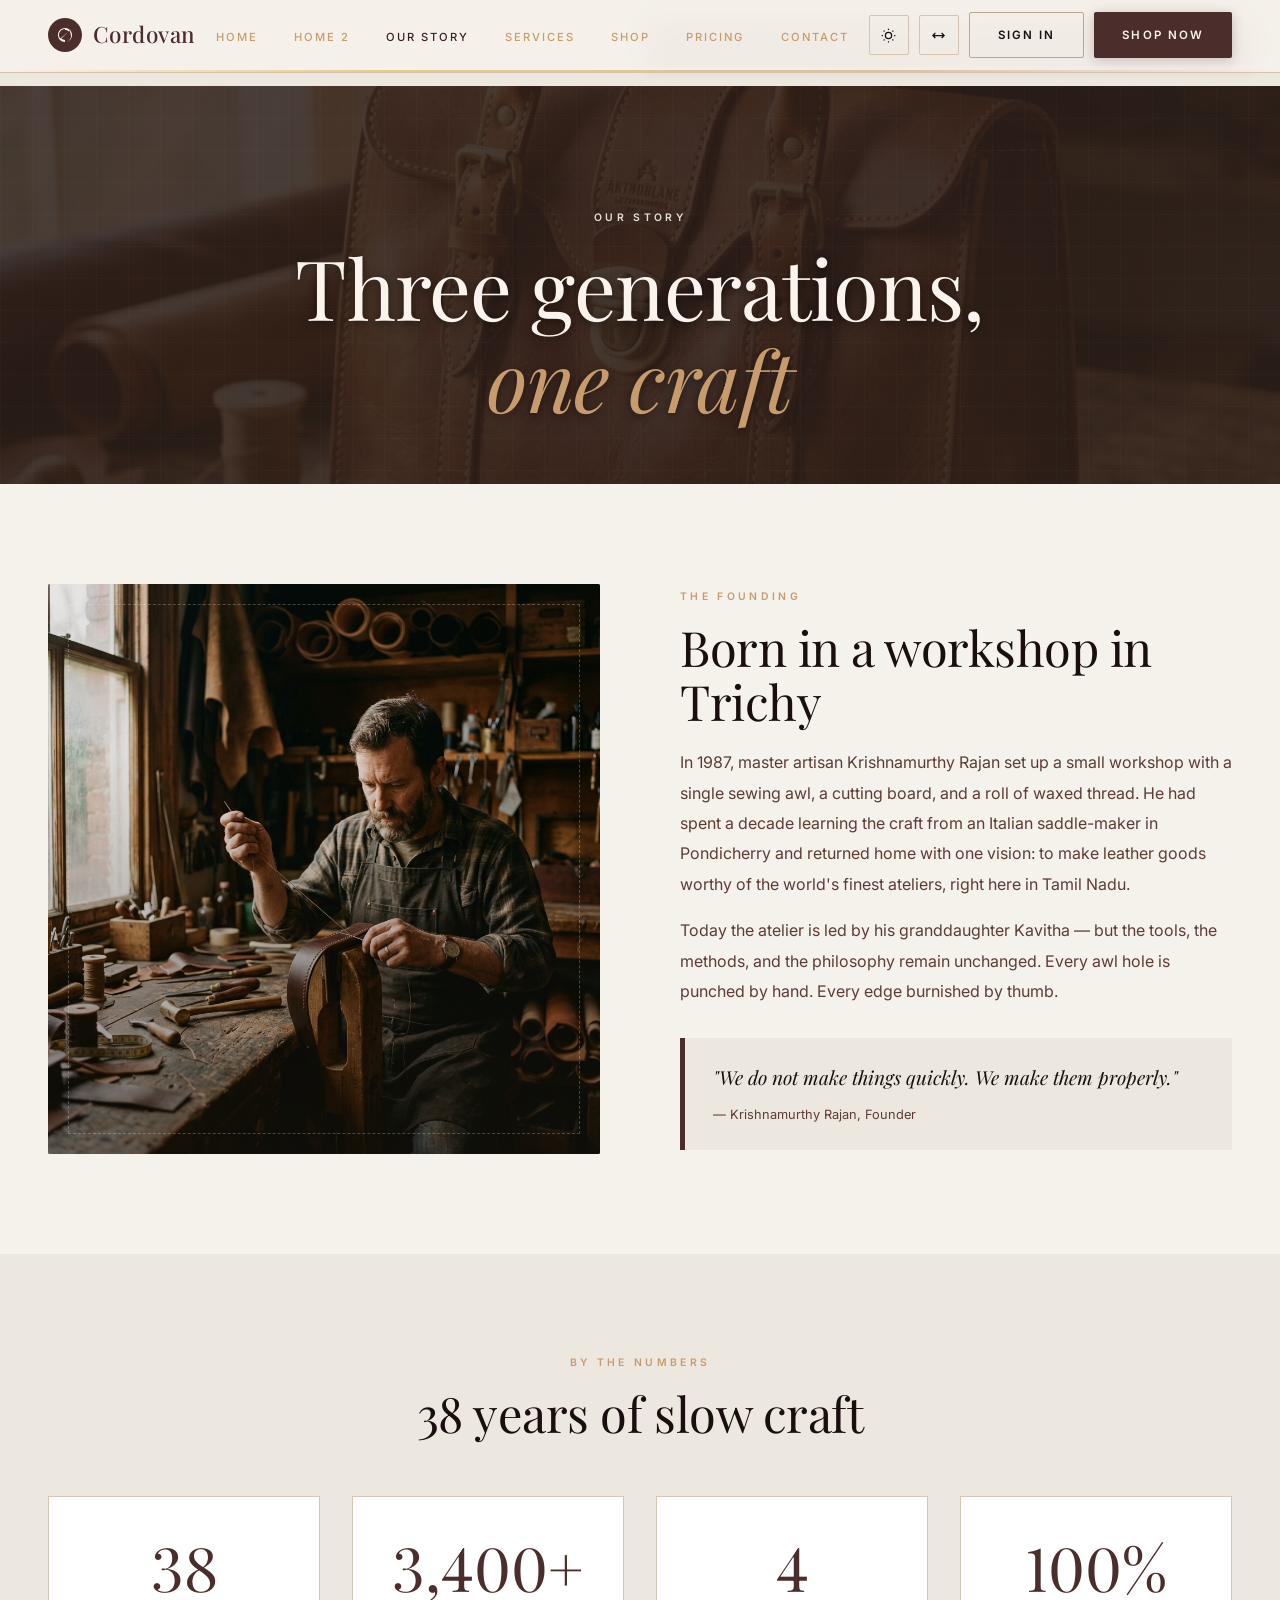
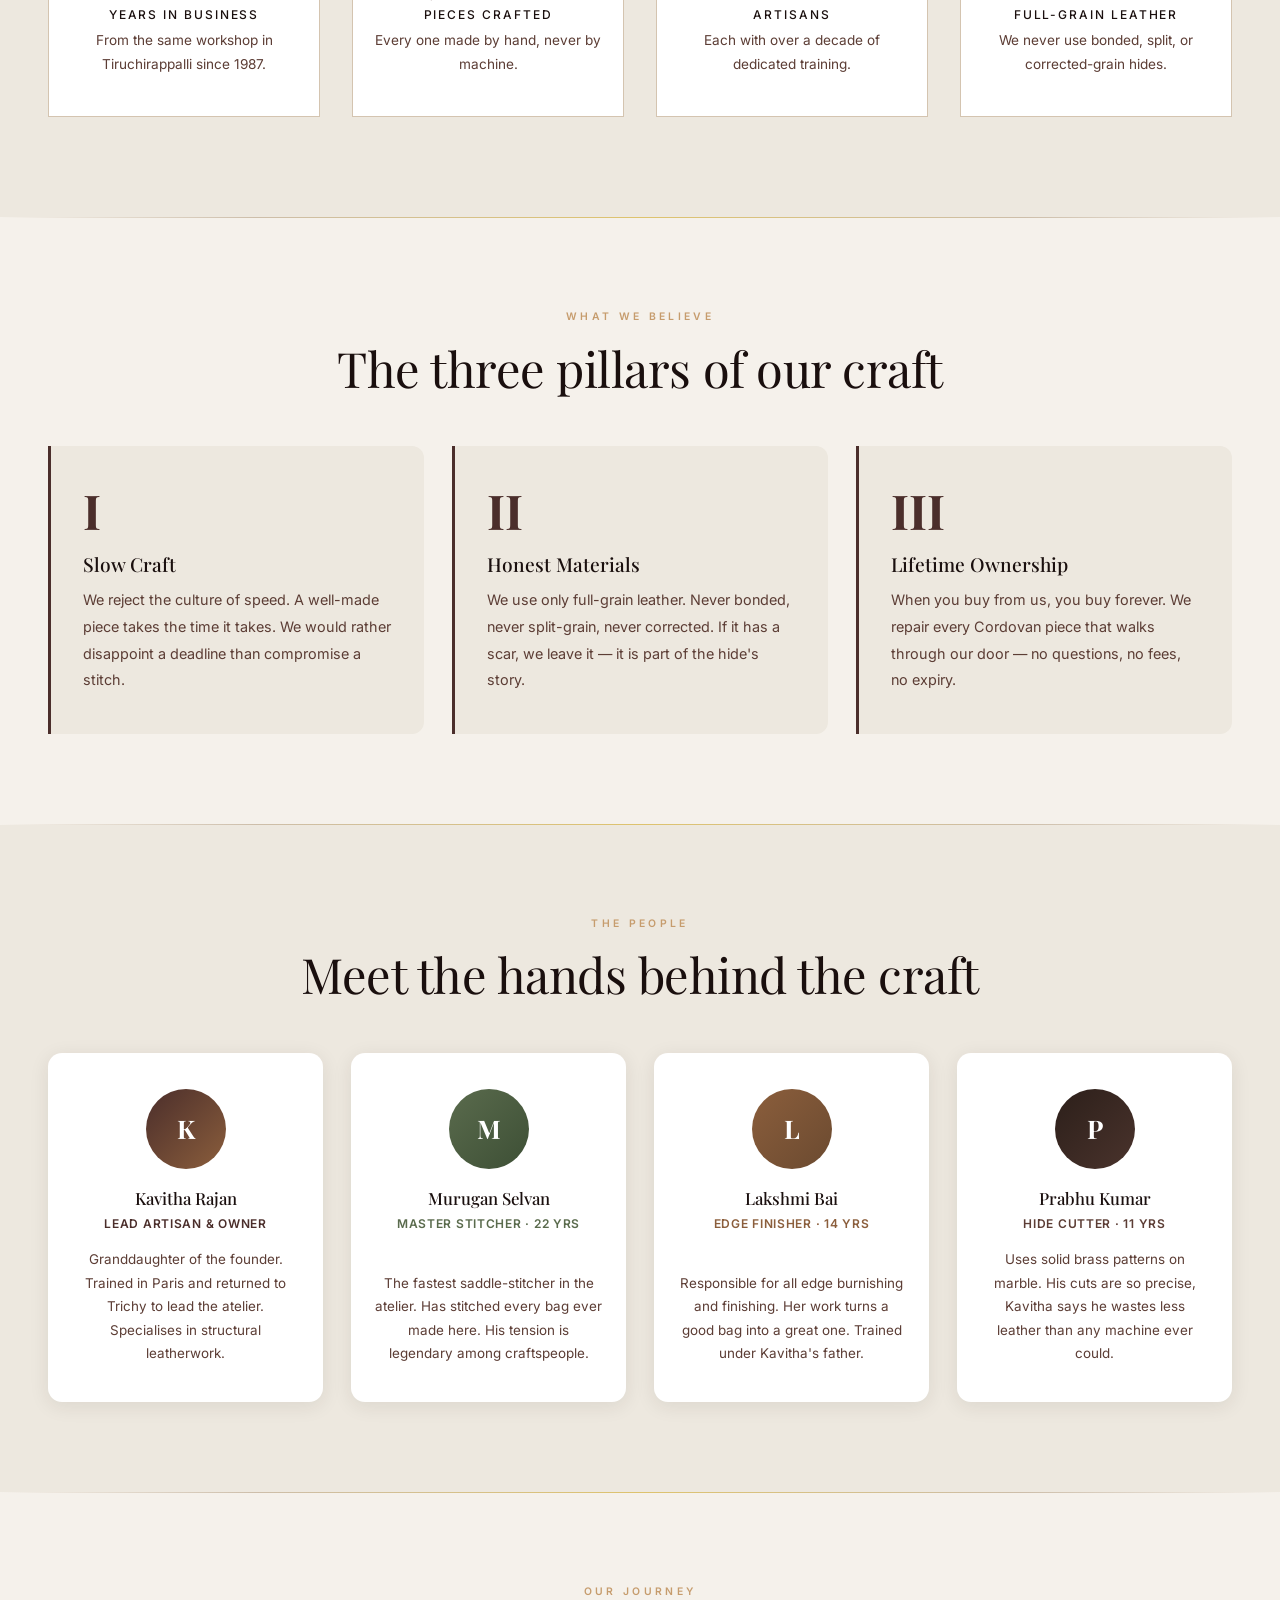
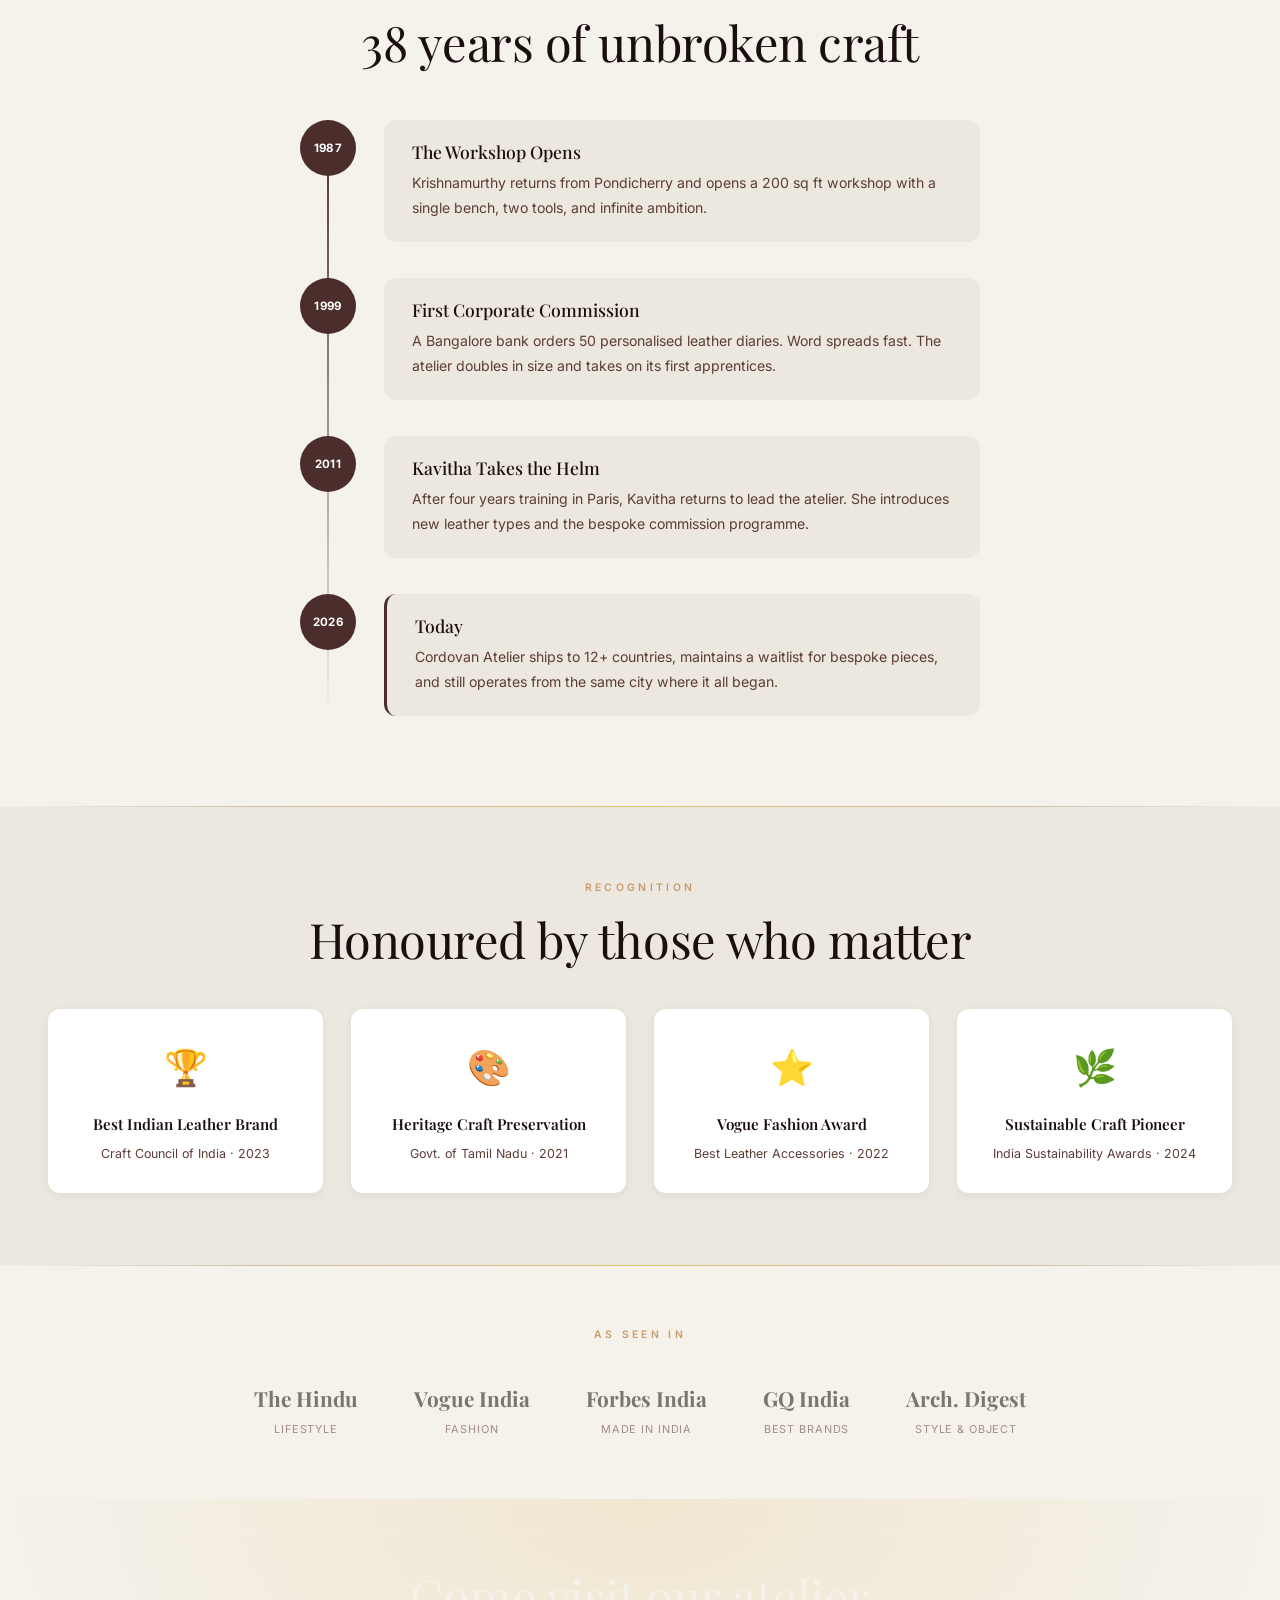
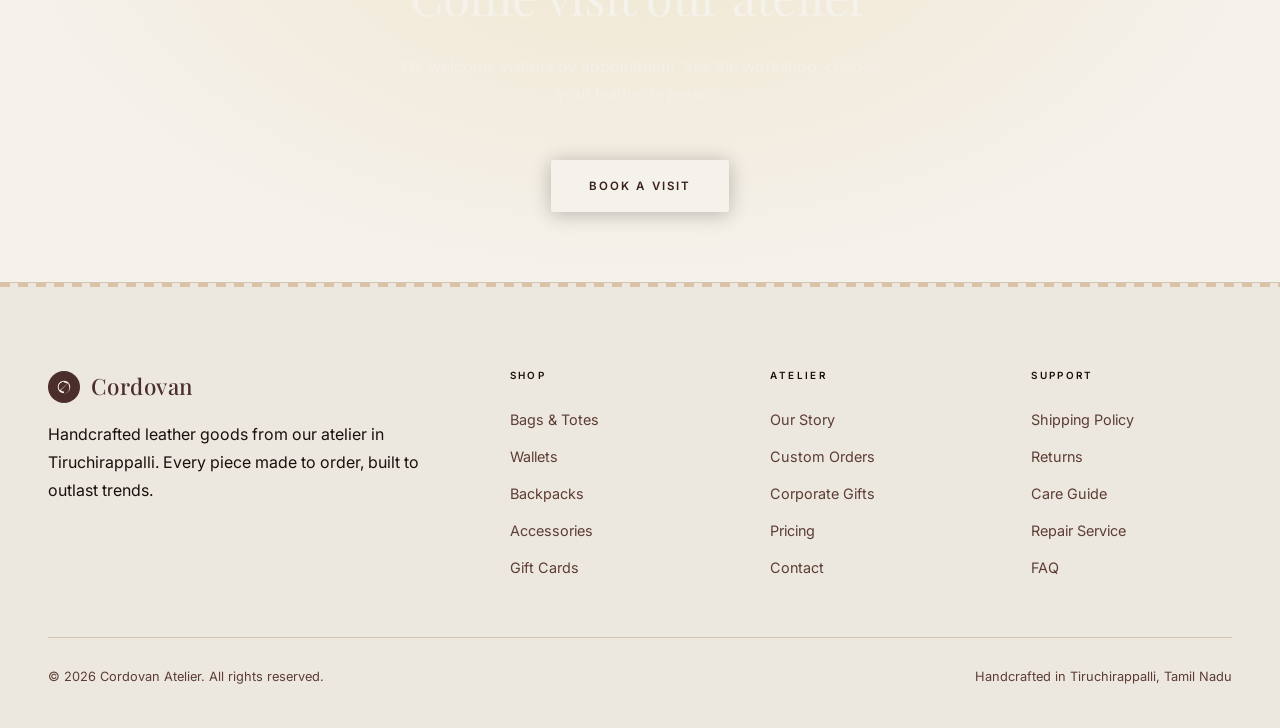
<file: pages/about.html>
<!DOCTYPE html>
<html lang="en" data-theme="light">

<head>
  <meta charset="UTF-8" />
  <meta name="viewport" content="width=device-width, initial-scale=1.0" />
  <title>Our Story – Cordovan Atelier</title>
  <link rel="icon" type="image/png" href="../assets/favicon.png" />
  <link rel="preconnect" href="https://fonts.googleapis.com" />
  <link rel="preconnect" href="https://fonts.gstatic.com" crossorigin />
  <link
    href="https://fonts.googleapis.com/css2?family=Playfair+Display:ital,wght@0,400;0,500;0,700;1,400;1,500&family=Inter:wght@300;400;500;600&display=swap"
    rel="stylesheet" />
  <link rel="stylesheet" href="../assets/css/style.css" />
  <link rel="stylesheet" href="../assets/css/dark-mode.css" />
  <link rel="stylesheet" href="../assets/css/rtl.css" />
</head>

<body>

  <!-- ══════════════════════════ NAV ══════════════════════════ -->
  <nav id="mainNav">
    <div class="nav-inner">
      <div class="logo" onclick="showPage('home')">
        <div class="logo-mark">
          <svg width="18" height="18" viewBox="0 0 18 18">
            <path
              d="M9 2C5.1 2 2 5.1 2 9s3.1 7 7 7 7-3.1 7-7-3.1-7-7-7zm0 2c1.4 0 2.6.5 3.6 1.4L4.4 12.6C3.5 11.6 3 10.4 3 9c0-3.3 2.7-6 6-6zm0 10c-1.4 0-2.6-.5-3.6-1.4l8.2-8.2C14.5 7.4 15 8.6 15 10c0 3.3-2.7 5.9-6 5.9z" />
          </svg>
        </div>
        Cordovan
      </div>
      <ul class="nav-links">
        <li><a id="nav-home" onclick="showPage('home')">Home</a></li>
        <li><a id="nav-home-2" onclick="showPage('home2')">Home 2</a></li>
        <li><a id="nav-about" onclick="showPage('about')" class="active">Our Story</a></li>
        <li><a id="nav-services" onclick="showPage('services')">Services</a></li>
        <li><a id="nav-shop" onclick="showPage('shop')">Shop</a></li>
        <li><a id="nav-pricing" onclick="showPage('pricing')">Pricing</a></li>
        <li><a id="nav-contact" onclick="showPage('contact')">Contact</a></li>
      </ul>
      <div class="nav-actions">
        <button class="btn-icon" onclick="toggleTheme()" title="Toggle light/dark">
          <svg viewBox="0 0 24 24" fill="none" stroke="currentColor" stroke-width="2">
            <circle cx="12" cy="12" r="5" />
            <path
              d="M12 1v2M12 21v2M4.22 4.22l1.42 1.42M18.36 18.36l1.42 1.42M1 12h2M21 12h2M4.22 19.78l1.42-1.42M18.36 5.64l1.42-1.42" />
          </svg>
        </button>
        <button class="btn-icon" id="rtl-toggle-btn" onclick="toggleRTL()" title="Switch to RTL">
          <svg viewBox="0 0 24 24" fill="none" stroke="currentColor" stroke-width="2">
            <path d="M7 16l-4-4 4-4M3 12h18M17 8l4 4-4 4" />
          </svg>
        </button>
        <button class="btn-outline" onclick="showPage('login')">Sign In</button>
        <button class="btn-hide" onclick="showPage('shop')">Shop Now</button>
        <button class="btn-icon mobile-menu-btn" onclick="toggleMobile()">
          <svg viewBox="0 0 24 24" fill="none" stroke="currentColor" stroke-width="2">
            <line x1="3" y1="6" x2="21" y2="6" />
            <line x1="3" y1="12" x2="21" y2="12" />
            <line x1="3" y1="18" x2="21" y2="18" />
          </svg>
        </button>
      </div>
    </div>
  </nav>

  <div class="mobile-menu" id="mobileMenu">
    <a onclick="sp('home');toggleMobile()">Home</a>
    <a onclick="sp('home2');toggleMobile()">Home 2</a>
    <a onclick="sp('about');toggleMobile()">Our Story</a>
    <a onclick="sp('services');toggleMobile()">Services</a>
    <a onclick="sp('shop');toggleMobile()">Shop</a>
    <a onclick="sp('pricing');toggleMobile()">Pricing</a>
    <a onclick="sp('contact');toggleMobile()">Contact</a>
    <div class="mobile-menu-utils">
      <button class="mobile-util-btn" onclick="toggleTheme()" title="Toggle light / dark mode">
        <svg viewBox="0 0 24 24" fill="none" stroke="currentColor" stroke-width="2">
          <circle cx="12" cy="12" r="5" />
          <path
            d="M12 1v2M12 21v2M4.22 4.22l1.42 1.42M18.36 18.36l1.42 1.42M1 12h2M21 12h2M4.22 19.78l1.42-1.42M18.36 5.64l1.42-1.42" />
        </svg>
        <span>Light / Dark</span>
      </button>
      <button class="mobile-util-btn" onclick="toggleRTL()" title="Toggle RTL layout">
        <svg viewBox="0 0 24 24" fill="none" stroke="currentColor" stroke-width="2">
          <path d="M7 16l-4-4 4-4M3 12h18M17 8l4 4-4 4" />
        </svg>
        <span>RTL Layout</span>
      </button>
    </div>
    <div class="mobile-menu-actions">
      <button class="btn-outline" onclick="sp('login');toggleMobile()">Sign In</button>
      <button class="btn-hide" onclick="sp('shop');toggleMobile()">Shop Now</button>
    </div>
  </div>

  <div class="mobile-menu-actions">
    <button class="btn-outline" onclick="sp('login');toggleMobile()">Sign In</button>
    <button class="btn-hide" onclick="sp('shop');toggleMobile()">Shop Now</button>
  </div>
  </div>

  <!-- Page Hero -->
  <div class="page-hero">
    <div class="page-hero-inner">
      <span class="eyebrow">Our Story</span>
      <h1>Three generations,<br /><em style="font-style:italic;color:var(--wax)">one craft</em></h1>
    </div>
  </div>

  <section>
    <div class="container">
      <div class="about-grid">
        <div class="about-visual">
          <img src="../assets/images/about_artisan.png" alt="Kavitha, lead artisan at Cordovan Atelier workshop"
            class="about-img" />
          <div class="about-img-overlay"></div>
        </div>
        <div>
          <span class="eyebrow">The Founding</span>
          <h2>Born in a workshop in Trichy</h2>
          <p style="margin-top:20px;font-size:1rem;line-height:1.9;color:var(--ink-mid)">In 1987, master artisan
            Krishnamurthy Rajan set up a small workshop with a single sewing awl, a cutting board, and a roll of waxed
            thread. He had spent a decade learning the craft from an Italian saddle-maker in Pondicherry and returned
            home with one vision: to make leather goods worthy of the world's finest ateliers, right here in Tamil Nadu.
          </p>
          <p style="margin-top:16px;font-size:1rem;line-height:1.9;color:var(--ink-mid)">Today the atelier is led by his
            granddaughter Kavitha — but the tools, the methods, and the philosophy remain unchanged. Every awl hole is
            punched by hand. Every edge burnished by thumb.</p>
          <div class="about-pull">
            <blockquote>"We do not make things quickly. We make them properly."</blockquote>
            <cite>— Krishnamurthy Rajan, Founder</cite>
          </div>
        </div>
      </div>
    </div>
  </section>

  <div style="background:var(--parch2)">
    <section>
      <div class="container">
        <div style="text-align:center">
          <span class="eyebrow" style="display:block;text-align:center">By the Numbers</span>
          <h2>38 years of slow craft</h2>
        </div>
        <div class="values-grid">
          <div class="value-card">
            <div class="value-num">38</div>
            <h4>Years in Business</h4>
            <p>From the same workshop in Tiruchirappalli since 1987.</p>
          </div>
          <div class="value-card">
            <div class="value-num">3,400+</div>
            <h4>Pieces Crafted</h4>
            <p>Every one made by hand, never by machine.</p>
          </div>
          <div class="value-card">
            <div class="value-num">4</div>
            <h4>Artisans</h4>
            <p>Each with over a decade of dedicated training.</p>
          </div>
          <div class="value-card">
            <div class="value-num">100%</div>
            <h4>Full-Grain Leather</h4>
            <p>We never use bonded, split, or corrected-grain hides.</p>
          </div>
        </div>
      </div>
    </section>
  </div>

  <div class="divider-stitch"></div>

  <!-- Section 3: Our Three Pillars -->
  <section style="padding:90px 0">
    <div class="container">
      <div style="text-align:center;margin-bottom:52px">
        <span class="eyebrow" style="display:block;text-align:center">What We Believe</span>
        <h2>The three pillars of our craft</h2>
      </div>
      <div style="display:grid;grid-template-columns:repeat(auto-fit,minmax(260px,1fr));gap:28px">
        <div
          style="padding:40px 32px;border-left:3px solid var(--hide);background:var(--parch2,#f8f5f0);border-radius:0 12px 12px 0;transition:transform .25s"
          onmouseover="this.style.transform='translateX(6px)'" onmouseout="this.style.transform='translateX(0)'">
          <div
            style="font-family:'Playfair Display',serif;font-size:3rem;color:var(--hide);font-weight:700;line-height:1;margin-bottom:20px">
            I</div>
          <h3 style="font-family:'Playfair Display',serif;font-size:1.2rem;margin-bottom:12px">Slow Craft</h3>
          <p style="font-size:.9rem;color:var(--ink-mid);line-height:1.85">We reject the culture of speed. A well-made
            piece takes the time it takes. We would rather disappoint a deadline than compromise a stitch.</p>
        </div>
        <div
          style="padding:40px 32px;border-left:3px solid var(--hide);background:var(--parch2,#f8f5f0);border-radius:0 12px 12px 0;transition:transform .25s"
          onmouseover="this.style.transform='translateX(6px)'" onmouseout="this.style.transform='translateX(0)'">
          <div
            style="font-family:'Playfair Display',serif;font-size:3rem;color:var(--hide);font-weight:700;line-height:1;margin-bottom:20px">
            II</div>
          <h3 style="font-family:'Playfair Display',serif;font-size:1.2rem;margin-bottom:12px">Honest Materials</h3>
          <p style="font-size:.9rem;color:var(--ink-mid);line-height:1.85">We use only full-grain leather. Never bonded,
            never split-grain, never corrected. If it has a scar, we leave it — it is part of the hide's story.</p>
        </div>
        <div
          style="padding:40px 32px;border-left:3px solid var(--hide);background:var(--parch2,#f8f5f0);border-radius:0 12px 12px 0;transition:transform .25s"
          onmouseover="this.style.transform='translateX(6px)'" onmouseout="this.style.transform='translateX(0)'">
          <div
            style="font-family:'Playfair Display',serif;font-size:3rem;color:var(--hide);font-weight:700;line-height:1;margin-bottom:20px">
            III</div>
          <h3 style="font-family:'Playfair Display',serif;font-size:1.2rem;margin-bottom:12px">Lifetime Ownership</h3>
          <p style="font-size:.9rem;color:var(--ink-mid);line-height:1.85">When you buy from us, you buy forever. We
            repair every Cordovan piece that walks through our door — no questions, no fees, no expiry.</p>
        </div>
      </div>
    </div>
  </section>

  <div class="divider-stitch"></div>

  <!-- Section 4: Meet the Artisans -->
  <section style="padding:90px 0;background:var(--parch2,#f8f5f0)">
    <div class="container">
      <div style="text-align:center;margin-bottom:52px">
        <span class="eyebrow" style="display:block;text-align:center">The People</span>
        <h2>Meet the hands behind the craft</h2>
      </div>
      <div class="card" style="gap:28px">
        <div
          style="text-align:center;padding:36px 24px;background:var(--card-bg);border-radius:14px;box-shadow:0 4px 20px rgba(44,31,26,.09);transition:transform .25s;display:flex;flex-direction:column;align-items:center;height:100%;"
          onmouseover="this.style.transform='translateY(-6px)'" onmouseout="this.style.transform='translateY(0)'">
          <div
            style="width:80px;height:80px;border-radius:50%;background:linear-gradient(135deg,var(--hide),#8B5E3C);margin:0 auto 20px;display:flex;align-items:center;justify-content:center;font-family:'Playfair Display',serif;font-size:1.6rem;color:white;font-weight:700">
            K</div>
          <h4 style="font-family:'Playfair Display',serif;font-size:1.05rem;margin-bottom:6px">Kavitha Rajan</h4>
          <div
            style="font-size:.75rem;color:var(--hide);font-weight:600;letter-spacing:.06em;text-transform:uppercase;margin-bottom:14px">
            Lead Artisan &amp; Owner</div>
          <p style="font-size:.84rem;color:var(--ink-mid);line-height:1.75;margin-bottom:0;margin-top:auto;">Granddaughter of the founder. Trained in
            Paris and returned to Trichy to lead the atelier. Specialises in structural leatherwork.</p>
        </div>
        <div
          style="text-align:center;padding:36px 24px;background:var(--card-bg);border-radius:14px;box-shadow:0 4px 20px rgba(44,31,26,.09);transition:transform .25s;display:flex;flex-direction:column;align-items:center;height:100%;"
          onmouseover="this.style.transform='translateY(-6px)'" onmouseout="this.style.transform='translateY(0)'">
          <div
            style="width:80px;height:80px;border-radius:50%;background:linear-gradient(135deg,#5A6B4D,#3d4f35);margin:0 auto 20px;display:flex;align-items:center;justify-content:center;font-family:'Playfair Display',serif;font-size:1.6rem;color:white;font-weight:700">
            M</div>
          <h4 style="font-family:'Playfair Display',serif;font-size:1.05rem;margin-bottom:6px">Murugan Selvan</h4>
          <div
            style="font-size:.75rem;color:#5A6B4D;font-weight:600;letter-spacing:.06em;text-transform:uppercase;margin-bottom:14px">
            Master Stitcher · 22 yrs</div>
          <p style="font-size:.84rem;color:var(--ink-mid);line-height:1.75;margin-bottom:0;margin-top:auto;">The fastest saddle-stitcher in the atelier.
            Has stitched every bag ever made here. His tension is legendary among craftspeople.</p>
        </div>
        <div
          style="text-align:center;padding:36px 24px;background:var(--card-bg);border-radius:14px;box-shadow:0 4px 20px rgba(44,31,26,.09);transition:transform .25s;display:flex;flex-direction:column;align-items:center;height:100%;"
          onmouseover="this.style.transform='translateY(-6px)'" onmouseout="this.style.transform='translateY(0)'">
          <div
            style="width:80px;height:80px;border-radius:50%;background:linear-gradient(135deg,#8B5E3C,#6b4a30);margin:0 auto 20px;display:flex;align-items:center;justify-content:center;font-family:'Playfair Display',serif;font-size:1.6rem;color:white;font-weight:700">
            L</div>
          <h4 style="font-family:'Playfair Display',serif;font-size:1.05rem;margin-bottom:6px">Lakshmi Bai</h4>
          <div
            style="font-size:.75rem;color:#8B5E3C;font-weight:600;letter-spacing:.06em;text-transform:uppercase;margin-bottom:14px">
            Edge Finisher · 14 yrs</div>
          <p style="font-size:.84rem;color:var(--ink-mid);line-height:1.75;margin-bottom:0;margin-top:auto;">Responsible for all edge burnishing and
            finishing. Her work turns a good bag into a great one. Trained under Kavitha's father.</p>
        </div>
        <div
          style="text-align:center;padding:36px 24px;background:var(--card-bg);border-radius:14px;box-shadow:0 4px 20px rgba(44,31,26,.09);transition:transform .25s;display:flex;flex-direction:column;align-items:center;height:100%;"
          onmouseover="this.style.transform='translateY(-6px)'" onmouseout="this.style.transform='translateY(0)'">
          <div
            style="width:80px;height:80px;border-radius:50%;background:linear-gradient(135deg,#2C1F1A,#4a332c);margin:0 auto 20px;display:flex;align-items:center;justify-content:center;font-family:'Playfair Display',serif;font-size:1.6rem;color:white;font-weight:700">
            P</div>
          <h4 style="font-family:'Playfair Display',serif;font-size:1.05rem;margin-bottom:6px">Prabhu Kumar</h4>
          <div
            style="font-size:.75rem;color:var(--ink-mid);font-weight:600;letter-spacing:.06em;text-transform:uppercase;margin-bottom:14px">
            Hide Cutter · 11 yrs</div>
          <p style="font-size:.84rem;color:var(--ink-mid);line-height:1.75;margin-bottom:0;margin-top:auto;">Uses solid brass patterns on marble. His
            cuts are so precise, Kavitha says he wastes less leather than any machine ever could.</p>
        </div>
      </div>
    </div>
  </section>

  <div class="divider-stitch"></div>

  <!-- Section 5: Timeline -->
  <section style="padding:90px 0">
    <div class="container">
      <div style="text-align:center;margin-bottom:52px">
        <span class="eyebrow" style="display:block;text-align:center">Our Journey</span>
        <h2>38 years of unbroken craft</h2>
      </div>
      <div style="max-width:680px;margin:0 auto;position:relative">
        <div
          style="position:absolute;left:27px;top:0;bottom:0;width:2px;background:linear-gradient(to bottom,var(--hide),transparent);z-index:0">
        </div>
        <div style="display:flex;flex-direction:column;gap:36px;position:relative;z-index:1">
          <div style="display:flex;gap:28px;align-items:flex-start">
            <div
              style="min-width:56px;height:56px;border-radius:50%;background:var(--hide);display:flex;align-items:center;justify-content:center;font-size:.72rem;font-weight:700;color:white;letter-spacing:.03em;flex-shrink:0">
              1987</div>
            <div style="padding:22px 28px;background:var(--parch2,#f8f5f0);border-radius:12px;flex:1">
              <h4 style="font-family:'Playfair Display',serif;margin-bottom:8px">The Workshop Opens</h4>
              <p style="font-size:.88rem;color:var(--ink-mid);line-height:1.8">Krishnamurthy returns from Pondicherry
                and opens a 200 sq ft workshop with a single bench, two tools, and infinite ambition.</p>
            </div>
          </div>
          <div style="display:flex;gap:28px;align-items:flex-start">
            <div
              style="min-width:56px;height:56px;border-radius:50%;background:var(--hide);display:flex;align-items:center;justify-content:center;font-size:.72rem;font-weight:700;color:white;letter-spacing:.03em;flex-shrink:0">
              1999</div>
            <div style="padding:22px 28px;background:var(--parch2,#f8f5f0);border-radius:12px;flex:1">
              <h4 style="font-family:'Playfair Display',serif;margin-bottom:8px">First Corporate Commission</h4>
              <p style="font-size:.88rem;color:var(--ink-mid);line-height:1.8">A Bangalore bank orders 50 personalised
                leather diaries. Word spreads fast. The atelier doubles in size and takes on its first apprentices.</p>
            </div>
          </div>
          <div style="display:flex;gap:28px;align-items:flex-start">
            <div
              style="min-width:56px;height:56px;border-radius:50%;background:var(--hide);display:flex;align-items:center;justify-content:center;font-size:.72rem;font-weight:700;color:white;letter-spacing:.03em;flex-shrink:0">
              2011</div>
            <div style="padding:22px 28px;background:var(--parch2,#f8f5f0);border-radius:12px;flex:1">
              <h4 style="font-family:'Playfair Display',serif;margin-bottom:8px">Kavitha Takes the Helm</h4>
              <p style="font-size:.88rem;color:var(--ink-mid);line-height:1.8">After four years training in Paris,
                Kavitha returns to lead the atelier. She introduces new leather types and the bespoke commission
                programme.</p>
            </div>
          </div>
          <div style="display:flex;gap:28px;align-items:flex-start">
            <div
              style="min-width:56px;height:56px;border-radius:50%;background:var(--hide);display:flex;align-items:center;justify-content:center;font-size:.72rem;font-weight:700;color:white;letter-spacing:.03em;flex-shrink:0">
              2026</div>
            <div
              style="padding:22px 28px;background:var(--parch2,#f8f5f0);border-radius:12px;flex:1;border-left:3px solid var(--hide)">
              <h4 style="font-family:'Playfair Display',serif;margin-bottom:8px">Today</h4>
              <p style="font-size:.88rem;color:var(--ink-mid);line-height:1.8">Cordovan Atelier ships to 12+ countries,
                maintains a waitlist for bespoke pieces, and still operates from the same city where it all began.</p>
            </div>
          </div>
        </div>
      </div>
    </div>
  </section>

  <div class="divider-stitch"></div>

  <!-- Section 6: Awards & Recognition -->
  <section style="padding:72px 0;background:var(--parch2,#f8f5f0)">
    <div class="container">
      <div style="text-align:center;margin-bottom:44px">
        <span class="eyebrow" style="display:block;text-align:center">Recognition</span>
        <h2>Honoured by those who matter</h2>
      </div>
      <div class="card" style="gap:28px">
        <div
          style="padding:28px;background:var(--card-bg);border-radius:12px;text-align:center;box-shadow:0 2px 10px rgba(44,31,26,.07);transition:transform .2s"
          onmouseover="this.style.transform='translateY(-4px)'" onmouseout="this.style.transform='translateY(0)'">
          <div style="font-size:2.2rem;margin-bottom:12px">🏆</div>
          <div style="font-family:'Playfair Display',serif;font-size:.95rem;font-weight:600;margin-bottom:6px">Best
            Indian Leather Brand</div>
          <div style="font-size:.78rem;color:var(--ink-mid)">Craft Council of India · 2023</div>
        </div>
        <div
          style="padding:28px;background:var(--card-bg);border-radius:12px;text-align:center;box-shadow:0 2px 10px rgba(44,31,26,.07);transition:transform .2s"
          onmouseover="this.style.transform='translateY(-4px)'" onmouseout="this.style.transform='translateY(0)'">
          <div style="font-size:2.2rem;margin-bottom:12px">🎨</div>
          <div style="font-family:'Playfair Display',serif;font-size:.95rem;font-weight:600;margin-bottom:6px">Heritage
            Craft Preservation</div>
          <div style="font-size:.78rem;color:var(--ink-mid)">Govt. of Tamil Nadu · 2021</div>
        </div>
        <div
          style="padding:28px;background:var(--card-bg);border-radius:12px;text-align:center;box-shadow:0 2px 10px rgba(44,31,26,.07);transition:transform .2s"
          onmouseover="this.style.transform='translateY(-4px)'" onmouseout="this.style.transform='translateY(0)'">
          <div style="font-size:2.2rem;margin-bottom:12px">⭐</div>
          <div style="font-family:'Playfair Display',serif;font-size:.95rem;font-weight:600;margin-bottom:6px">Vogue
            Fashion Award</div>
          <div style="font-size:.78rem;color:var(--ink-mid)">Best Leather Accessories · 2022</div>
        </div>
        <div
          style="padding:28px;background:var(--card-bg);border-radius:12px;text-align:center;box-shadow:0 2px 10px rgba(44,31,26,.07);transition:transform .2s"
          onmouseover="this.style.transform='translateY(-4px)'" onmouseout="this.style.transform='translateY(0)'">
          <div style="font-size:2.2rem;margin-bottom:12px">🌿</div>
          <div style="font-family:'Playfair Display',serif;font-size:.95rem;font-weight:600;margin-bottom:6px">
            Sustainable Craft Pioneer</div>
          <div style="font-size:.78rem;color:var(--ink-mid)">India Sustainability Awards · 2024</div>
        </div>
      </div>
    </div>
  </section>

  <div class="divider-stitch"></div>

  <!-- Section 7: Press Strip -->
  <section style="padding:60px 0">
    <div class="container">
      <div style="text-align:center;margin-bottom:36px">
        <span class="eyebrow" style="display:block;text-align:center">As Seen In</span>
      </div>
      <div style="display:flex;flex-wrap:wrap;justify-content:center;align-items:center;gap:32px 56px">
        <div style="opacity:.55;transition:opacity .2s;text-align:center;cursor:default"
          onmouseover="this.style.opacity='1'" onmouseout="this.style.opacity='.55'">
          <div style="font-family:'Playfair Display',serif;font-size:1.3rem;font-weight:700;color:var(--ink)">The Hindu
          </div>
          <div
            style="font-size:.68rem;color:var(--ink-mid);margin-top:3px;letter-spacing:.08em;text-transform:uppercase">
            Lifestyle</div>
        </div>
        <div style="opacity:.55;transition:opacity .2s;text-align:center;cursor:default"
          onmouseover="this.style.opacity='1'" onmouseout="this.style.opacity='.55'">
          <div style="font-family:'Playfair Display',serif;font-size:1.3rem;font-weight:700;color:var(--ink)">Vogue
            India</div>
          <div
            style="font-size:.68rem;color:var(--ink-mid);margin-top:3px;letter-spacing:.08em;text-transform:uppercase">
            Fashion</div>
        </div>
        <div style="opacity:.55;transition:opacity .2s;text-align:center;cursor:default"
          onmouseover="this.style.opacity='1'" onmouseout="this.style.opacity='.55'">
          <div style="font-family:'Playfair Display',serif;font-size:1.3rem;font-weight:700;color:var(--ink)">Forbes
            India</div>
          <div
            style="font-size:.68rem;color:var(--ink-mid);margin-top:3px;letter-spacing:.08em;text-transform:uppercase">
            Made in India</div>
        </div>
        <div style="opacity:.55;transition:opacity .2s;text-align:center;cursor:default"
          onmouseover="this.style.opacity='1'" onmouseout="this.style.opacity='.55'">
          <div style="font-family:'Playfair Display',serif;font-size:1.3rem;font-weight:700;color:var(--ink)">GQ India
          </div>
          <div
            style="font-size:.68rem;color:var(--ink-mid);margin-top:3px;letter-spacing:.08em;text-transform:uppercase">
            Best Brands</div>
        </div>
        <div style="opacity:.55;transition:opacity .2s;text-align:center;cursor:default"
          onmouseover="this.style.opacity='1'" onmouseout="this.style.opacity='.55'">
          <div style="font-family:'Playfair Display',serif;font-size:1.3rem;font-weight:700;color:var(--ink)">Arch.
            Digest</div>
          <div
            style="font-size:.68rem;color:var(--ink-mid);margin-top:3px;letter-spacing:.08em;text-transform:uppercase">
            Style &amp; Object</div>
        </div>
      </div>
    </div>
  </section>

  <div class="cta-banner">
    <h2>Come visit our atelier</h2>
    <p>We welcome visitors by appointment. See the workshop, choose your leather in person.</p>
    <button class="btn-parch" onclick="showPage('contact')">Book a Visit</button>
  </div>

  <footer>
    <div class="footer-inner">
      <div class="footer-grid">
        <div>
          <div class="logo" style="cursor:default;margin-bottom:14px">
            <div class="logo-mark" style="width:32px;height:32px">
              <a href="../index.html">
                <svg width="16" height="16" viewBox="0 0 18 18" fill="white">
                  <path
                    d="M9 2C5.1 2 2 5.1 2 9s3.1 7 7 7 7-3.1 7-7-3.1-7-7-7zm0 2c1.4 0 2.6.5 3.6 1.4L4.4 12.6C3.5 11.6 3 10.4 3 9c0-3.3 2.7-6 6-6zm0 10c-1.4 0-2.6-.5-3.6-1.4l8.2-8.2C14.5 7.4 15 8.6 15 10c0 3.3-2.7 5.9-6 5.9z" />
                </svg>
              </a>
            </div>
            <a href="../index.html">Cordovan</a>
          </div>
          <p>Handcrafted leather goods from our atelier in Tiruchirappalli. Every piece made to order, built to outlast
            trends.</p>
        </div>
        <div class="footer-col">
          <h5>Shop</h5>
          <ul>
            <li><a onclick="showPage('shop')">Bags &amp; Totes</a></li>
            <li><a onclick="showPage('shop')">Wallets</a></li>
            <li><a onclick="showPage('shop')">Backpacks</a></li>
            <li><a onclick="showPage('shop')">Accessories</a></li>
            <li><a onclick="showPage('shop')">Gift Cards</a></li>
          </ul>
        </div>
        <div class="footer-col">
          <h5>Atelier</h5>
          <ul>
            <li><a onclick="showPage('about')">Our Story</a></li>
            <li><a onclick="showPage('services')">Custom Orders</a></li>
            <li><a onclick="showPage('services')">Corporate Gifts</a></li>
            <li><a onclick="showPage('pricing')">Pricing</a></li>
            <li><a onclick="showPage('contact')">Contact</a></li>
          </ul>
        </div>
        <div class="footer-col">
          <h5>Support</h5>
          <ul>
            <li><a href="#">Shipping Policy</a></li>
            <li><a href="#">Returns</a></li>
            <li><a href="#">Care Guide</a></li>
            <li><a href="#">Repair Service</a></li>
            <li><a href="#">FAQ</a></li>
          </ul>
        </div>
      </div>
      <div class="footer-bottom">
        <p>&copy; 2026 Cordovan Atelier. All rights reserved.</p>
        <p>Handcrafted in Tiruchirappalli, Tamil Nadu</p>
      </div>
    </div>
  </footer>

  <script src="../assets/js/main.js"></script>
  <script>
    function showPage(id) {
      var map = {
        home: '../index.html',
        home2: '../index-2.html',
        services: 'services.html',
        shop: 'shop.html', about: 'about.html',
        contact: 'contact.html', pricing: 'pricing.html',
        login: 'login.html', signup: 'signup.html'
      };
      if (map[id]) location.href = map[id];
    }
    var sp = showPage;
  </script>
</body>

</html>
</file>
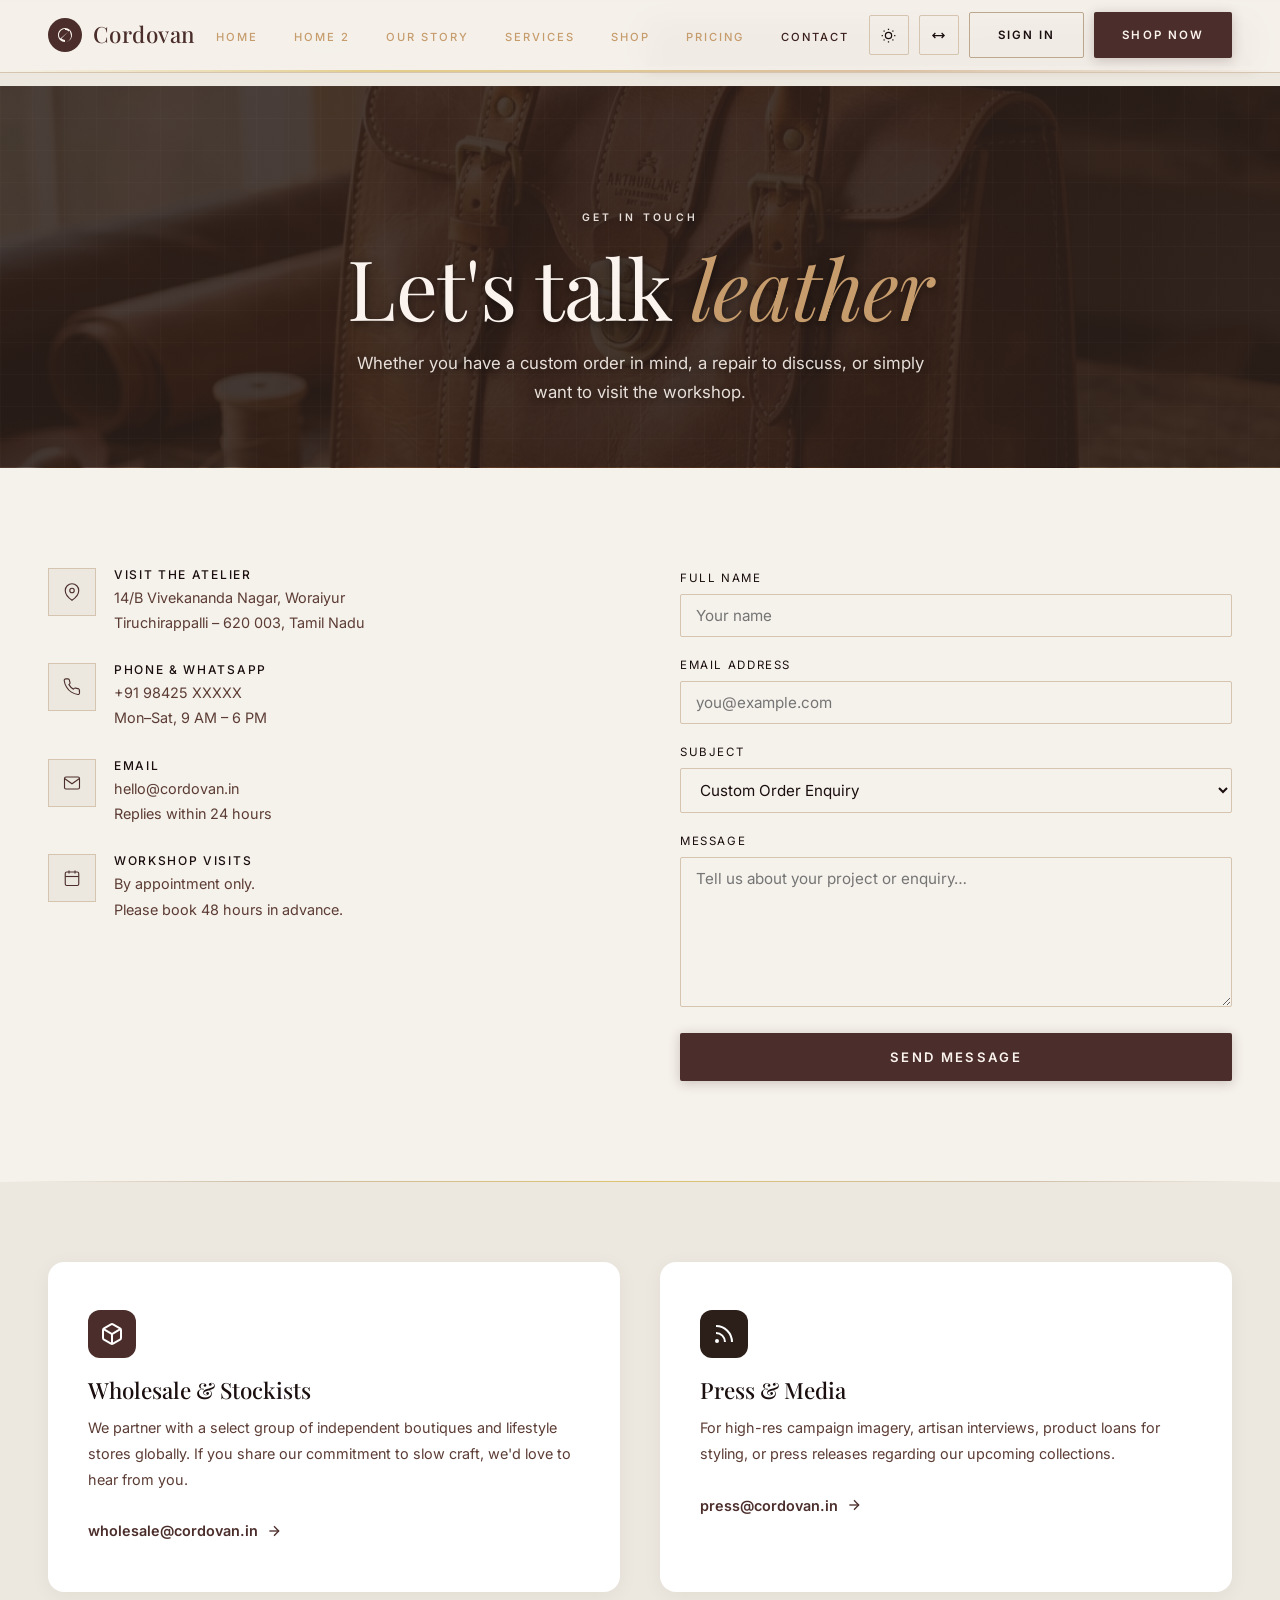
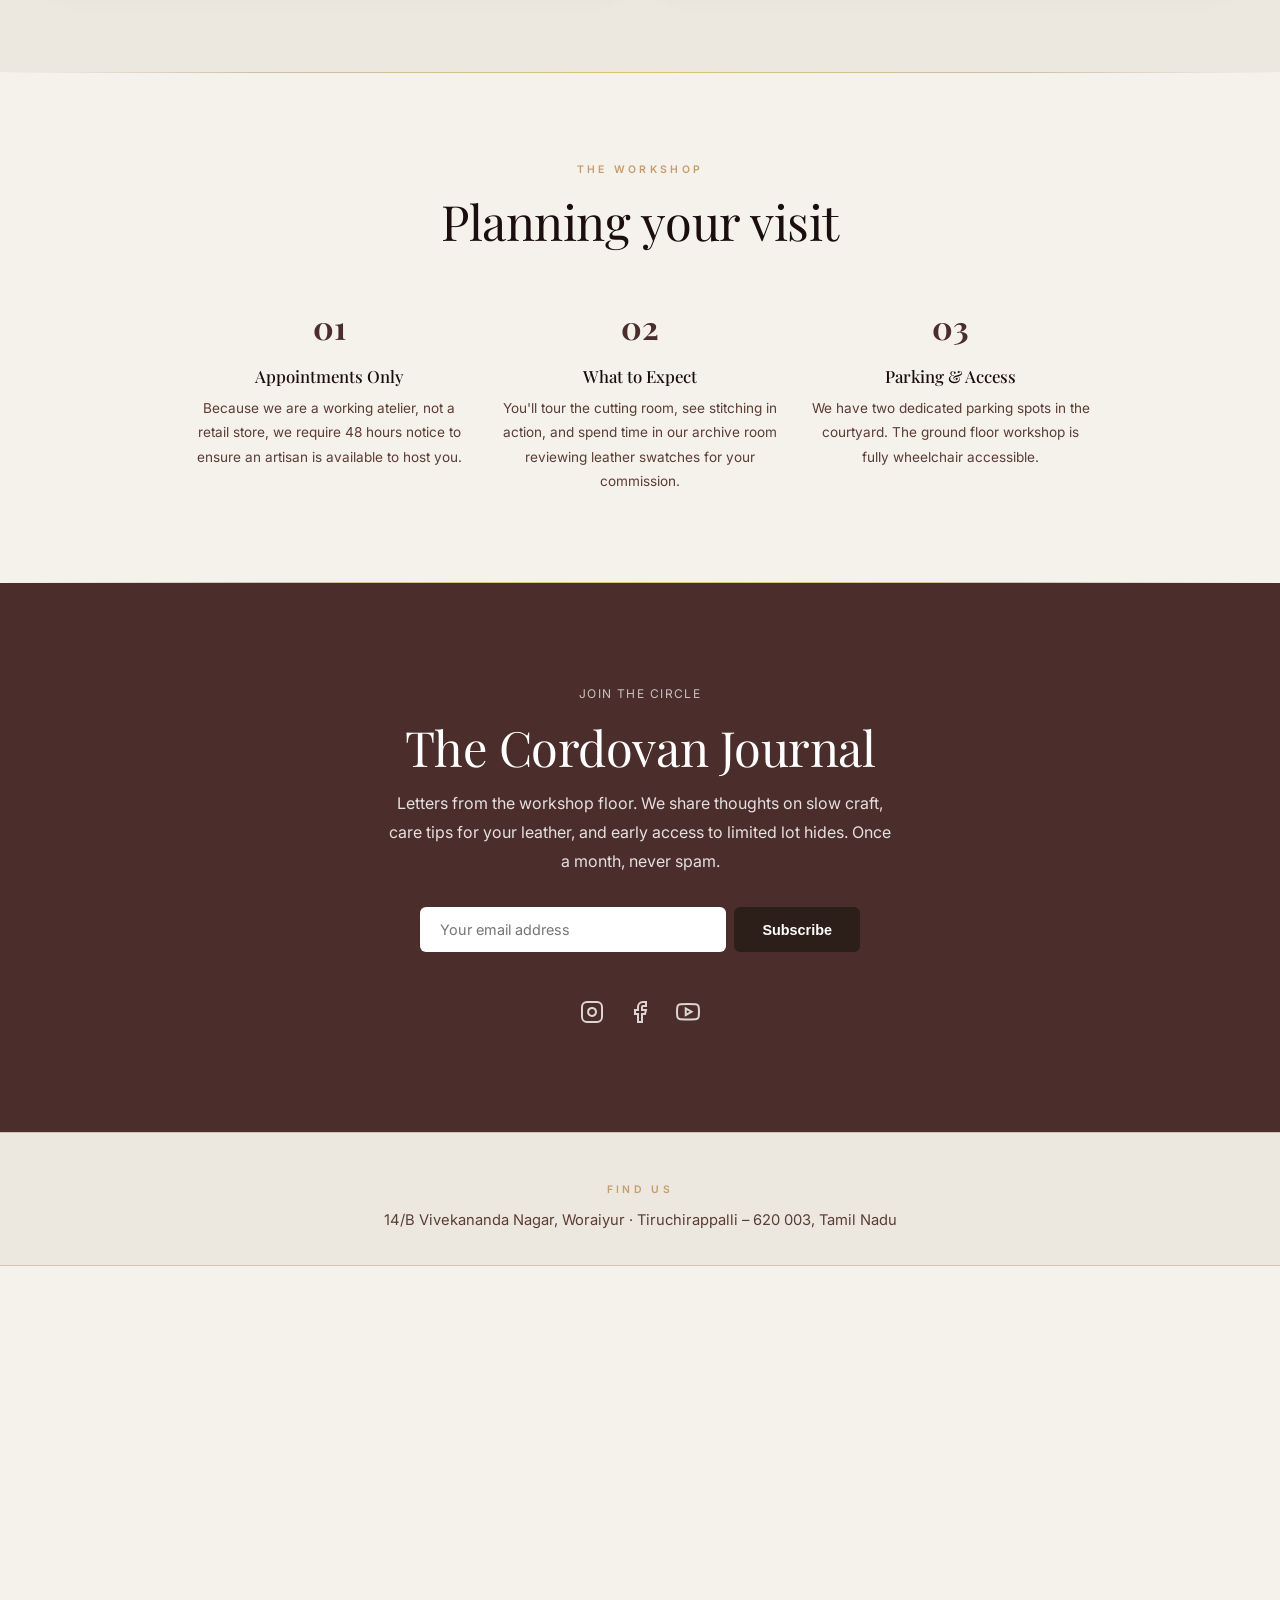
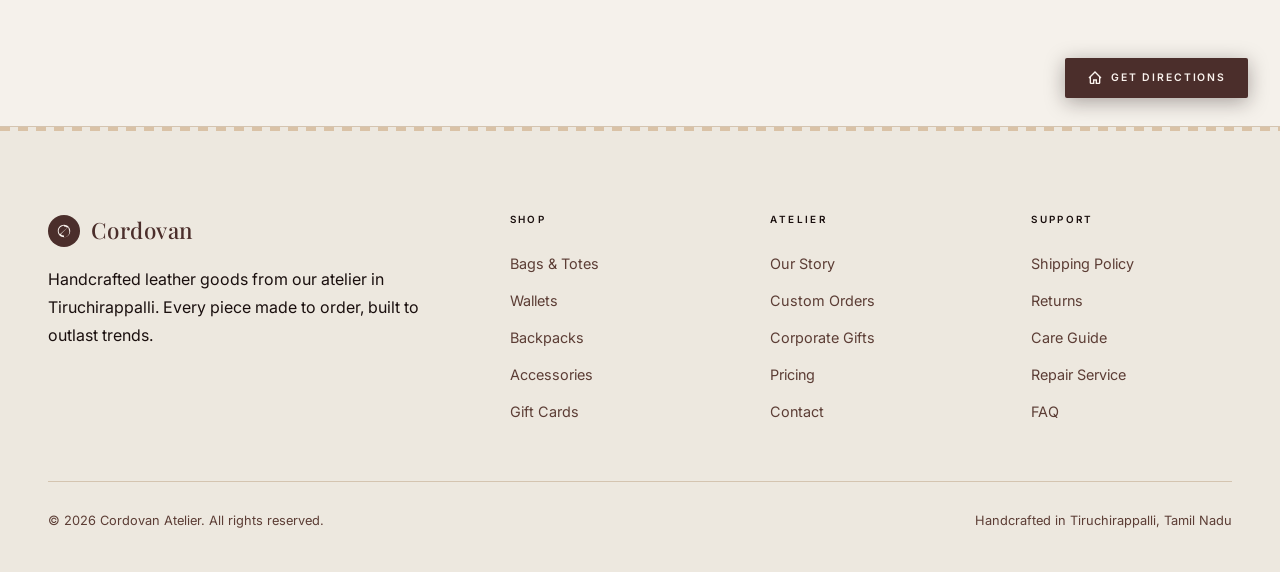
<file: pages/contact.html>
<!DOCTYPE html>
<html lang="en" data-theme="light">
<head>
<meta charset="UTF-8"/>
<meta name="viewport" content="width=device-width, initial-scale=1.0"/>
<title>Contact Us – Cordovan Atelier</title>
<link rel="icon" type="image/png" href="../assets/favicon.png"/>
<link rel="preconnect" href="https://fonts.googleapis.com"/>
<link rel="preconnect" href="https://fonts.gstatic.com" crossorigin/>
<link href="https://fonts.googleapis.com/css2?family=Playfair+Display:ital,wght@0,400;0,500;0,700;1,400;1,500&family=Inter:wght@300;400;500;600&display=swap" rel="stylesheet"/>
<link rel="stylesheet" href="../assets/css/style.css"/>
<link rel="stylesheet" href="../assets/css/dark-mode.css"/>
<link rel="stylesheet" href="../assets/css/rtl.css"/>
</head>
<body>

<!-- ══════════════════════════ NAV ══════════════════════════ -->
<nav id="mainNav">
  <div class="nav-inner">
    <div class="logo" onclick="showPage('home')">
      <div class="logo-mark">
        <svg width="18" height="18" viewBox="0 0 18 18"><path d="M9 2C5.1 2 2 5.1 2 9s3.1 7 7 7 7-3.1 7-7-3.1-7-7-7zm0 2c1.4 0 2.6.5 3.6 1.4L4.4 12.6C3.5 11.6 3 10.4 3 9c0-3.3 2.7-6 6-6zm0 10c-1.4 0-2.6-.5-3.6-1.4l8.2-8.2C14.5 7.4 15 8.6 15 10c0 3.3-2.7 5.9-6 5.9z"/></svg>
      </div>
      Cordovan
    </div>
    <ul class="nav-links">
      <li><a id="nav-home" onclick="showPage('home')">Home</a></li>
      <li><a id="nav-home-2"onclick="showPage('home2')">Home 2</a></li>
      <li><a id="nav-about" onclick="showPage('about')">Our Story</a></li>
      <li><a id="nav-services" onclick="showPage('services')">Services</a></li>
      <li><a id="nav-shop" onclick="showPage('shop')">Shop</a></li>
      <li><a id="nav-pricing" onclick="showPage('pricing')">Pricing</a></li>
      <li><a id="nav-contact" onclick="showPage('contact')" class="active">Contact</a></li>
    </ul>
    <div class="nav-actions">
      <button class="btn-icon" onclick="toggleTheme()" title="Toggle light/dark">
        <svg viewBox="0 0 24 24" fill="none" stroke="currentColor" stroke-width="2"><circle cx="12" cy="12" r="5"/><path d="M12 1v2M12 21v2M4.22 4.22l1.42 1.42M18.36 18.36l1.42 1.42M1 12h2M21 12h2M4.22 19.78l1.42-1.42M18.36 5.64l1.42-1.42"/></svg>
      </button>
      <button class="btn-icon" id="rtl-toggle-btn" onclick="toggleRTL()" title="Switch to RTL">
        <svg viewBox="0 0 24 24" fill="none" stroke="currentColor" stroke-width="2"><path d="M7 16l-4-4 4-4M3 12h18M17 8l4 4-4 4"/></svg>
      </button>
      <button class="btn-outline" onclick="showPage('login')">Sign In</button>
      <button class="btn-hide" onclick="showPage('shop')">Shop Now</button>
      <button class="btn-icon mobile-menu-btn" onclick="toggleMobile()">
        <svg viewBox="0 0 24 24" fill="none" stroke="currentColor" stroke-width="2"><line x1="3" y1="6" x2="21" y2="6"/><line x1="3" y1="12" x2="21" y2="12"/><line x1="3" y1="18" x2="21" y2="18"/></svg>
      </button>
    </div>
  </div>
</nav>

<div class="mobile-menu" id="mobileMenu">
  <a onclick="sp('home');toggleMobile()">Home</a>
  <a onclick="sp('home2');toggleMobile()">Home 2</a>
  <a onclick="sp('about');toggleMobile()">Our Story</a>
  <a onclick="sp('services');toggleMobile()">Services</a>
  <a onclick="sp('shop');toggleMobile()">Shop</a>
  <a onclick="sp('pricing');toggleMobile()">Pricing</a>
  <a onclick="sp('contact');toggleMobile()">Contact</a>
  <div class="mobile-menu-utils">
    <button class="mobile-util-btn" onclick="toggleTheme()" title="Toggle light / dark mode">
      <svg viewBox="0 0 24 24" fill="none" stroke="currentColor" stroke-width="2"><circle cx="12" cy="12" r="5"/><path d="M12 1v2M12 21v2M4.22 4.22l1.42 1.42M18.36 18.36l1.42 1.42M1 12h2M21 12h2M4.22 19.78l1.42-1.42M18.36 5.64l1.42-1.42"/></svg>
      <span>Light / Dark</span>
    </button>
    <button class="mobile-util-btn" onclick="toggleRTL()" title="Toggle RTL layout">
      <svg viewBox="0 0 24 24" fill="none" stroke="currentColor" stroke-width="2"><path d="M7 16l-4-4 4-4M3 12h18M17 8l4 4-4 4"/></svg>
      <span>RTL Layout</span>
    </button>
  </div>
  <div class="mobile-menu-actions">
    <button class="btn-outline" onclick="sp('login');toggleMobile()">Sign In</button>
    <button class="btn-hide" onclick="sp('shop');toggleMobile()">Shop Now</button>
  </div>
</div>

  <div class="mobile-menu-actions">
    <button class="btn-outline" onclick="sp('login');toggleMobile()">Sign In</button>
    <button class="btn-hide" onclick="sp('shop');toggleMobile()">Shop Now</button>
  </div>
</div>

<!-- Page Hero -->
<div class="page-hero">
  <div class="page-hero-inner">
    <span class="eyebrow">Get in Touch</span>
    <h1>Let's talk <em style="font-style:italic;color:var(--wax)">leather</em></h1>
    <p>Whether you have a custom order in mind, a repair to discuss, or simply want to visit the workshop.</p>
  </div>
</div>

<section>
  <div class="container">
    <div class="contact-grid">
      <div>
        <div class="contact-item"><div class="contact-icon"><svg viewBox="0 0 24 24" fill="none" stroke="currentColor" stroke-width="1.5"><path d="M21 10c0 7-9 13-9 13s-9-6-9-13a9 9 0 0 1 18 0z"/><circle cx="12" cy="10" r="3"/></svg></div><div><h4>Visit the Atelier</h4><p>14/B Vivekananda Nagar, Woraiyur<br/>Tiruchirappalli – 620 003, Tamil Nadu</p></div></div>
        <div class="contact-item"><div class="contact-icon"><svg viewBox="0 0 24 24" fill="none" stroke="currentColor" stroke-width="1.5"><path d="M22 16.92v3a2 2 0 0 1-2.18 2 19.79 19.79 0 0 1-8.63-3.07A19.5 19.5 0 0 1 4.69 12 19.79 19.79 0 0 1 1.61 3.4 2 2 0 0 1 3.6 1.22h3a2 2 0 0 1 2 1.72c.127.96.361 1.903.7 2.81a2 2 0 0 1-.45 2.11L7.91 8.86a16 16 0 0 0 6 6l.92-.92a2 2 0 0 1 2.11-.45c.907.339 1.85.573 2.81.7A2 2 0 0 1 21.73 16.92z"/></svg></div><div><h4>Phone &amp; WhatsApp</h4><p>+91 98425 XXXXX<br/>Mon–Sat, 9 AM – 6 PM</p></div></div>
        <div class="contact-item"><div class="contact-icon"><svg viewBox="0 0 24 24" fill="none" stroke="currentColor" stroke-width="1.5"><path d="M4 4h16c1.1 0 2 .9 2 2v12c0 1.1-.9 2-2 2H4c-1.1 0-2-.9-2-2V6c0-1.1.9-2 2-2z"/><polyline points="22,6 12,13 2,6"/></svg></div><div><h4>Email</h4><p>hello@cordovan.in<br/>Replies within 24 hours</p></div></div>
        <div class="contact-item"><div class="contact-icon"><svg viewBox="0 0 24 24" fill="none" stroke="currentColor" stroke-width="1.5"><rect x="3" y="4" width="18" height="18" rx="2"/><line x1="16" y1="2" x2="16" y2="6"/><line x1="8" y1="2" x2="8" y2="6"/><line x1="3" y1="10" x2="21" y2="10"/></svg></div><div><h4>Workshop Visits</h4><p>By appointment only.<br/>Please book 48 hours in advance.</p></div></div>
      </div>
      <div>
        <div class="form-group"><label>Full Name</label><input type="text" placeholder="Your name"/></div>
        <div class="form-group"><label>Email Address</label><input type="email" placeholder="you@example.com"/></div>
        <div class="form-group"><label>Subject</label><select><option>Custom Order Enquiry</option><option>Corporate Gifting</option><option>Repair &amp; Restoration</option><option>Workshop Visit</option><option>General Enquiry</option></select></div>
        <div class="form-group"><label>Message</label><textarea placeholder="Tell us about your project or enquiry…" style="min-height:150px"></textarea></div>
        <div class="form-submit"><button class="btn-hide btn-full">Send Message</button></div>
      </div>
    </div>
  </div>
</section>

<div class="divider-stitch"></div>

<!-- C3: Wholesale & Press -->
<section style="padding:80px 0;background:var(--parch2,#f8f5f0)">
  <div class="container">
    <div style="display:grid;grid-template-columns:1fr 1fr;gap:40px;align-items:stretch">
      <div style="background:var(--card-bg);padding:48px 40px;border-radius:16px;box-shadow:0 4px 20px rgba(44,31,26,.05)">
        <div style="width:48px;height:48px;border-radius:12px;background:var(--hide);margin-bottom:20px;display:flex;align-items:center;justify-content:center"><svg width="24" height="24" viewBox="0 0 24 24" fill="none" stroke="white" stroke-width="2"><path d="M21 16V8a2 2 0 0 0-1-1.73l-7-4a2 2 0 0 0-2 0l-7 4A2 2 0 0 0 3 8v8a2 2 0 0 0 1 1.73l7 4a2 2 0 0 0 2 0l7-4A2 2 0 0 0 21 16z"/><polyline points="3.27 6.96 12 12.01 20.73 6.96"/><line x1="12" y1="22.08" x2="12" y2="12"/></svg></div>
        <h3 style="font-family:'Playfair Display',serif;font-size:1.4rem;margin-bottom:12px">Wholesale &amp; Stockists</h3>
        <p style="font-size:.9rem;color:var(--ink-mid);line-height:1.8;margin-bottom:24px">We partner with a select group of independent boutiques and lifestyle stores globally. If you share our commitment to slow craft, we'd love to hear from you.</p>
        <a href="mailto:wholesale@cordovan.in" style="display:inline-flex;align-items:center;gap:8px;font-weight:600;color:var(--hide);text-decoration:none;font-size:.9rem">wholesale@cordovan.in <svg width="16" height="16" viewBox="0 0 24 24" fill="none" stroke="currentColor" stroke-width="2"><line x1="5" y1="12" x2="19" y2="12"/><polyline points="12 5 19 12 12 19"/></svg></a>
      </div>
      <div style="background:var(--card-bg);padding:48px 40px;border-radius:16px;box-shadow:0 4px 20px rgba(44,31,26,.05)">
        <div style="width:48px;height:48px;border-radius:12px;background:#2C1F1A;margin-bottom:20px;display:flex;align-items:center;justify-content:center"><svg width="24" height="24" viewBox="0 0 24 24" fill="none" stroke="white" stroke-width="2"><path d="M4 11a9 9 0 0 1 9 9"/><path d="M4 4a16 16 0 0 1 16 16"/><circle cx="5" cy="19" r="1"/></svg></div>
        <h3 style="font-family:'Playfair Display',serif;font-size:1.4rem;margin-bottom:12px">Press &amp; Media</h3>
        <p style="font-size:.9rem;color:var(--ink-mid);line-height:1.8;margin-bottom:24px">For high-res campaign imagery, artisan interviews, product loans for styling, or press releases regarding our upcoming collections.</p>
        <a href="mailto:press@cordovan.in" style="display:inline-flex;align-items:center;gap:8px;font-weight:600;color:var(--hide);text-decoration:none;font-size:.9rem">press@cordovan.in <svg width="16" height="16" viewBox="0 0 24 24" fill="none" stroke="currentColor" stroke-width="2"><line x1="5" y1="12" x2="19" y2="12"/><polyline points="12 5 19 12 12 19"/></svg></a>
      </div>
    </div>
  </div>
</section>

<div class="divider-stitch"></div>

<!-- C4: Visiting Information -->
<section style="padding:88px 0">
  <div class="container">
    <div style="text-align:center;margin-bottom:52px">
      <span class="eyebrow" style="display:block;text-align:center">The Workshop</span>
      <h2>Planning your visit</h2>
    </div>
    <div style="display:grid;grid-template-columns:repeat(auto-fit,minmax(240px,1fr));gap:32px;max-width:900px;margin:0 auto">
      <div style="text-align:center">
        <div style="font-family:'Playfair Display',serif;font-size:2rem;color:var(--hide);font-weight:700;margin-bottom:12px">01</div>
        <h4 style="font-size:1.05rem;margin-bottom:10px">Appointments Only</h4>
        <p style="font-size:.85rem;color:var(--ink-mid);line-height:1.8">Because we are a working atelier, not a retail store, we require 48 hours notice to ensure an artisan is available to host you.</p>
      </div>
      <div style="text-align:center">
        <div style="font-family:'Playfair Display',serif;font-size:2rem;color:var(--hide);font-weight:700;margin-bottom:12px">02</div>
        <h4 style="font-size:1.05rem;margin-bottom:10px">What to Expect</h4>
        <p style="font-size:.85rem;color:var(--ink-mid);line-height:1.8">You'll tour the cutting room, see stitching in action, and spend time in our archive room reviewing leather swatches for your commission.</p>
      </div>
      <div style="text-align:center">
        <div style="font-family:'Playfair Display',serif;font-size:2rem;color:var(--hide);font-weight:700;margin-bottom:12px">03</div>
        <h4 style="font-size:1.05rem;margin-bottom:10px">Parking &amp; Access</h4>
        <p style="font-size:.85rem;color:var(--ink-mid);line-height:1.8">We have two dedicated parking spots in the courtyard. The ground floor workshop is fully wheelchair accessible.</p>
      </div>
    </div>
  </div>
</section>

<div class="divider-stitch"></div>

<!-- C5: Newsletter & Social -->
<section style="padding:100px 0;background:var(--hide);color:white;text-align:center">
  <div class="container" style="max-width:600px">
    <span style="display:block;font-size:.75rem;letter-spacing:.12em;text-transform:uppercase;color:rgba(255,255,255,.7);margin-bottom:16px">Join the Circle</span>
    <h2 style="color:white;margin-bottom:16px">The Cordovan Journal</h2>
    <p style="font-size:1rem;color:rgba(255,255,255,.85);line-height:1.8;margin-bottom:32px">Letters from the workshop floor. We share thoughts on slow craft, care tips for your leather, and early access to limited lot hides. Once a month, never spam.</p>
    <div style="display:flex;gap:8px;max-width:440px;margin:0 auto 48px">
      <input type="email" placeholder="Your email address" style="flex:1;padding:14px 20px;border:none;border-radius:6px;font-family:'Inter',sans-serif;font-size:.9rem"/>
      <button style="padding:0 28px;background:#2C1F1A;color:white;border:none;border-radius:6px;font-weight:600;font-size:.9rem;cursor:pointer;transition:background .2s" onmouseover="this.style.background='#1a120f'" onmouseout="this.style.background='#2C1F1A'">Subscribe</button>
    </div>
    <div style="display:flex;justify-content:center;gap:24px">
      <a href="#" style="color:white;opacity:.8;transition:opacity .2s" onmouseover="this.style.opacity='1'" onmouseout="this.style.opacity='.8'"><svg width="24" height="24" viewBox="0 0 24 24" fill="none" stroke="currentColor" stroke-width="2"><rect x="2" y="2" width="20" height="20" rx="5" ry="5"/><path d="M16 11.37A4 4 0 1 1 12.63 8 4 4 0 0 1 16 11.37z"/><line x1="17.5" y1="6.5" x2="17.51" y2="6.5"/></svg></a>
      <a href="#" style="color:white;opacity:.8;transition:opacity .2s" onmouseover="this.style.opacity='1'" onmouseout="this.style.opacity='.8'"><svg width="24" height="24" viewBox="0 0 24 24" fill="none" stroke="currentColor" stroke-width="2"><path d="M18 2h-3a5 5 0 0 0-5 5v3H7v4h3v8h4v-8h3l1-4h-4V7a1 1 0 0 1 1-1h3z"/></svg></a>
      <a href="#" style="color:white;opacity:.8;transition:opacity .2s" onmouseover="this.style.opacity='1'" onmouseout="this.style.opacity='.8'"><svg width="24" height="24" viewBox="0 0 24 24" fill="none" stroke="currentColor" stroke-width="2"><path d="M22.54 6.42a2.78 2.78 0 0 0-1.94-2C18.88 4 12 4 12 4s-6.88 0-8.6.46a2.78 2.78 0 0 0-1.94 2A29 29 0 0 0 1 11.75a29 29 0 0 0 .46 5.33A2.78 2.78 0 0 0 3.4 19c1.72.46 8.6.46 8.6.46s6.88 0 8.6-.46a2.78 2.78 0 0 0 1.94-2 29 29 0 0 0 .46-5.25 29 29 0 0 0-.46-5.33z"/><polygon points="9.75 15.02 15.5 11.75 9.75 8.48 9.75 15.02"/></svg></a>
    </div>
  </div>
</section>

<!-- ══════════════════════════ MAP ══════════════════════════ -->
<div class="map-section">
  <div class="map-eyebrow">
    <span class="eyebrow">Find Us</span>
    <p>14/B Vivekananda Nagar, Woraiyur · Tiruchirappalli – 620 003, Tamil Nadu</p>
  </div>
  <div class="map-wrapper">
    <iframe
      id="atelier-map"
      title="Cordovan Atelier – Tiruchirappalli, Tamil Nadu"
      src="https://www.google.com/maps/embed?pb=!1m18!1m12!1m3!1d3919.8!2d78.7047!3d10.8505!2m3!1f0!2f0!3f0!3m2!1i1024!2i768!4f13.1!3m3!1m2!1s0x3baaf5fc3e75c7b3%3A0x75d85dce765cfb78!2sWoraiyur%2C%20Tiruchirappalli%2C%20Tamil%20Nadu!5e0!3m2!1sen!2sin!4v1712220000000!5m2!1sen!2sin"
      width="100%" height="460"
      style="border:0; display:block;"
      allowfullscreen=""
      loading="lazy"
      referrerpolicy="no-referrer-when-downgrade">
    </iframe>
    <a
      href="https://maps.google.com/?q=Woraiyur,Tiruchirappalli,Tamil+Nadu"
      target="_blank"
      rel="noopener noreferrer"
      class="map-directions-btn">
      <svg viewBox="0 0 24 24" fill="none" stroke="currentColor" stroke-width="2" width="16" height="16"><path d="M3 12l9-9 9 9M5 10v9a1 1 0 001 1h4v-5h4v5h4a1 1 0 001-1v-9"/></svg>
      Get Directions
    </a>
  </div>
</div>

<footer>
  <div class="footer-inner">
    <div class="footer-grid">
      <div>
        <div class="logo" style="cursor:default;margin-bottom:14px">
          <div class="logo-mark" style="width:32px;height:32px">
            <a href="../index.html">
              <svg width="16" height="16" viewBox="0 0 18 18" fill="white"><path d="M9 2C5.1 2 2 5.1 2 9s3.1 7 7 7 7-3.1 7-7-3.1-7-7-7zm0 2c1.4 0 2.6.5 3.6 1.4L4.4 12.6C3.5 11.6 3 10.4 3 9c0-3.3 2.7-6 6-6zm0 10c-1.4 0-2.6-.5-3.6-1.4l8.2-8.2C14.5 7.4 15 8.6 15 10c0 3.3-2.7 5.9-6 5.9z"/></svg>
            </a>
          </div>
          <a href="../index.html">Cordovan</a>
        </div>
        <p>Handcrafted leather goods from our atelier in Tiruchirappalli. Every piece made to order, built to outlast trends.</p>
      </div>
      <div class="footer-col">
        <h5>Shop</h5>
        <ul>
          <li><a onclick="showPage('shop')">Bags &amp; Totes</a></li>
          <li><a onclick="showPage('shop')">Wallets</a></li>
          <li><a onclick="showPage('shop')">Backpacks</a></li>
          <li><a onclick="showPage('shop')">Accessories</a></li>
          <li><a onclick="showPage('shop')">Gift Cards</a></li>
        </ul>
      </div>
      <div class="footer-col">
        <h5>Atelier</h5>
        <ul>
          <li><a onclick="showPage('about')">Our Story</a></li>
          <li><a onclick="showPage('services')">Custom Orders</a></li>
          <li><a onclick="showPage('services')">Corporate Gifts</a></li>
          <li><a onclick="showPage('pricing')">Pricing</a></li>
          <li><a onclick="showPage('contact')">Contact</a></li>
        </ul>
      </div>
      <div class="footer-col">
        <h5>Support</h5>
        <ul>
          <li><a href="#">Shipping Policy</a></li>
          <li><a href="#">Returns</a></li>
          <li><a href="#">Care Guide</a></li>
          <li><a href="#">Repair Service</a></li>
          <li><a href="#">FAQ</a></li>
        </ul>
      </div>
    </div>
    <div class="footer-bottom">
      <p>&copy; 2026 Cordovan Atelier. All rights reserved.</p>
      <p>Handcrafted in Tiruchirappalli, Tamil Nadu</p>
    </div>
  </div>
</footer>

<script src="../assets/js/main.js"></script>
<script>
function showPage(id) {
  var map = {
    home: '../index.html',
    home2: '../index-2.html',
    services: 'services.html',
    shop: 'shop.html', about: 'about.html',
    contact: 'contact.html', pricing: 'pricing.html',
    login: 'login.html', signup: 'signup.html'
  };
  if (map[id]) location.href = map[id];
}
var sp = showPage;
</script>
</body>
</html>
</file>
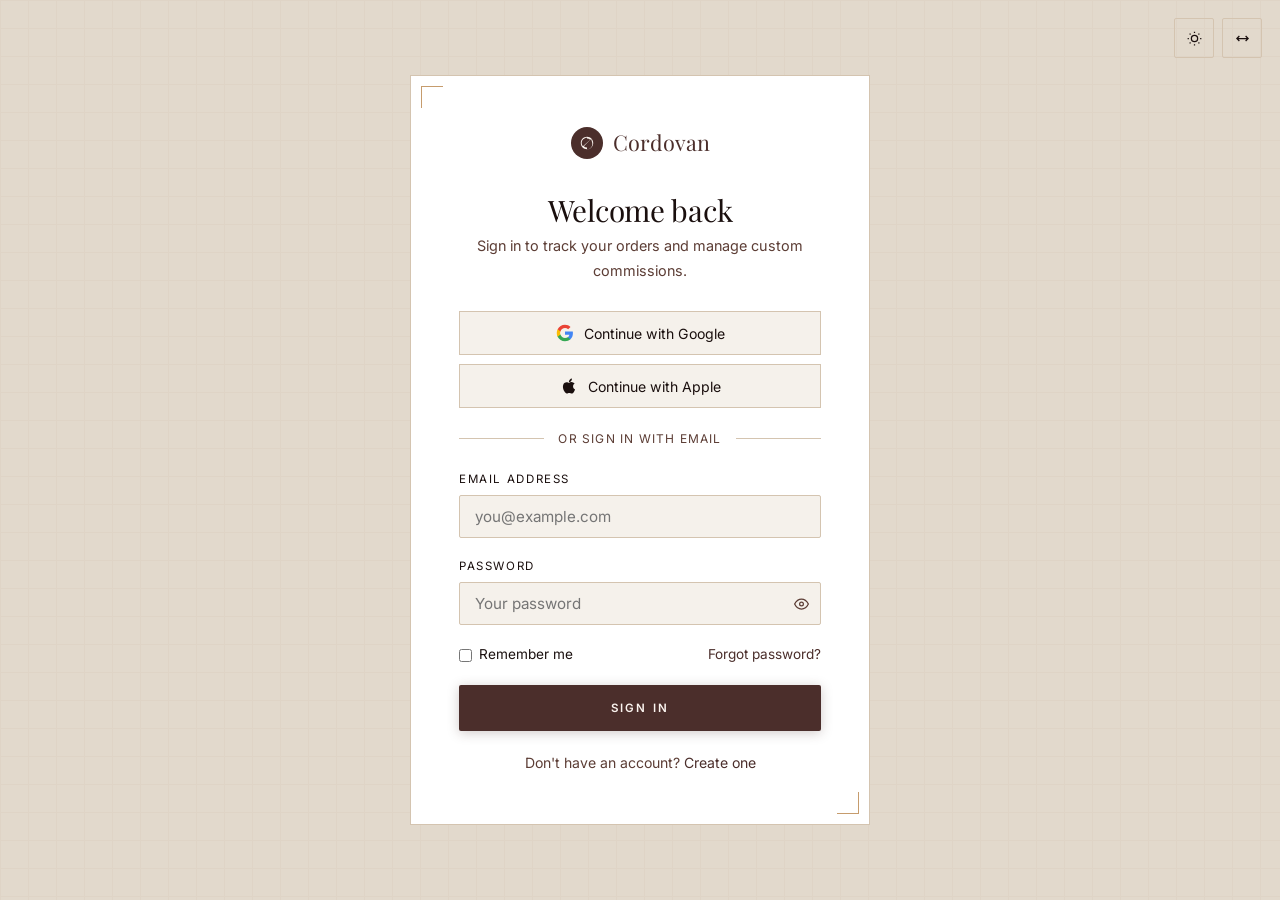
<file: pages/login.html>
<!DOCTYPE html>
<html lang="en" data-theme="light">
<head>
<meta charset="UTF-8"/>
<meta name="viewport" content="width=device-width, initial-scale=1.0"/>
<title>Sign In – Cordovan Atelier</title>
<link rel="preconnect" href="https://fonts.googleapis.com"/>
<link rel="icon" type="image/png" href="../assets/favicon.png"/>
<link rel="preconnect" href="https://fonts.gstatic.com" crossorigin/>
<link href="https://fonts.googleapis.com/css2?family=Playfair+Display:ital,wght@0,400;0,500;0,700;1,400;1,500&family=Inter:wght@300;400;500;600&display=swap" rel="stylesheet"/>
<link rel="stylesheet" href="../assets/css/style.css"/>
<link rel="stylesheet" href="../assets/css/dark-mode.css"/>
<link rel="stylesheet" href="../assets/css/rtl.css"/>
</head>
<body>

<div class="auth-page">
    <div class="auth-top-right">
      <button class="btn-icon" onclick="toggleTheme()">
        <svg viewBox="0 0 24 24" fill="none" stroke="currentColor" stroke-width="2"><circle cx="12" cy="12" r="5"/><path d="M12 1v2M12 21v2M4.22 4.22l1.42 1.42M18.36 18.36l1.42 1.42M1 12h2M21 12h2M4.22 19.78l1.42-1.42M18.36 5.64l1.42-1.42"/></svg>
      </button>
      <button class="btn-icon" id="rtl-toggle-btn" onclick="toggleRTL()" title="Switch to RTL">
        <svg viewBox="0 0 24 24" fill="none" stroke="currentColor" stroke-width="2"><path d="M7 16l-4-4 4-4M3 12h18M17 8l4 4-4 4"/></svg>
      </button>
    </div>
  <div class="auth-card">
    <div class="auth-logo" onclick="showPage('home')">
      <div class="logo-mark" style="width:32px;height:32px"><svg width="16" height="16" viewBox="0 0 18 18" fill="white"><path d="M9 2C5.1 2 2 5.1 2 9s3.1 7 7 7 7-3.1 7-7-3.1-7-7-7zm0 2c1.4 0 2.6.5 3.6 1.4L4.4 12.6C3.5 11.6 3 10.4 3 9c0-3.3 2.7-6 6-6zm0 10c-1.4 0-2.6-.5-3.6-1.4l8.2-8.2C14.5 7.4 15 8.6 15 10c0 3.3-2.7 5.9-6 5.9z"/></svg></div>
      <span>Cordovan</span>
    </div>
    <h2 class="auth-title">Welcome back</h2>
    <p class="auth-sub">Sign in to track your orders and manage custom commissions.</p>
    <div class="social-btns">
      <button class="social-btn"><svg width="18" height="18" viewBox="0 0 24 24"><path fill="#4285F4" d="M22.56 12.25c0-.78-.07-1.53-.2-2.25H12v4.26h5.92c-.26 1.37-1.04 2.53-2.21 3.31v2.77h3.57c2.08-1.92 3.28-4.74 3.28-8.09z"/><path fill="#34A853" d="M12 23c2.97 0 5.46-.98 7.28-2.66l-3.57-2.77c-.98.66-2.23 1.06-3.71 1.06-2.86 0-5.29-1.93-6.16-4.53H2.18v2.84C3.99 20.53 7.7 23 12 23z"/><path fill="#FBBC05" d="M5.84 14.09c-.22-.66-.35-1.36-.35-2.09s.13-1.43.35-2.09V7.07H2.18C1.43 8.55 1 10.22 1 12s.43 3.45 1.18 4.93l2.85-2.22.81-.62z"/><path fill="#EA4335" d="M12 5.38c1.62 0 3.06.56 4.21 1.64l3.15-3.15C17.45 2.09 14.97 1 12 1 7.7 1 3.99 3.47 2.18 7.07l3.66 2.84c.87-2.6 3.3-4.53 6.16-4.53z"/></svg> Continue with Google</button>
      <button class="social-btn"><svg width="18" height="18" viewBox="0 0 24 24" fill="currentColor"><path d="M18.71 19.5c-.83 1.24-1.71 2.45-3.05 2.47-1.34.03-1.77-.79-3.29-.79-1.53 0-2 .77-3.27.82-1.31.05-2.3-1.32-3.14-2.53C4.25 17 2.94 12.45 4.7 9.39c.87-1.52 2.43-2.48 4.12-2.51 1.28-.02 2.5.87 3.29.87.78 0 2.26-1.07 3.8-.91.65.03 2.47.26 3.64 1.98-.09.06-2.17 1.28-2.15 3.81.03 3.02 2.65 4.03 2.68 4.04-.03.07-.42 1.44-1.38 2.83M13 3.5c.73-.83 1.94-1.46 2.94-1.5.13 1.17-.34 2.35-1.04 3.19-.69.85-1.83 1.51-2.95 1.42-.15-1.15.41-2.35 1.05-3.11z"/></svg> Continue with Apple</button>
    </div>
    <div class="auth-divider">or sign in with email</div>
    <div class="form-group"><label>Email Address</label><input type="email" placeholder="you@example.com"/></div>
    <div class="form-group"><label>Password</label><div class="input-wrap"><input type="password" id="lp" placeholder="Your password"/><button class="eye-btn" onclick="togglePwd('lp')"><svg viewBox="0 0 24 24" fill="none" stroke="currentColor" stroke-width="2"><path d="M1 12s4-8 11-8 11 8 11 8-4 8-11 8-11-8-11-8z"/><circle cx="12" cy="12" r="3"/></svg></button></div></div>
    <div class="remember-row"><label><input type="checkbox"/> Remember me</label><a href="#">Forgot password?</a></div>
    <button class="btn-hide btn-full">Sign In</button>
    <div class="auth-footer">Don't have an account? <a onclick="showPage('signup')">Create one</a></div>
  </div>
</div>

<script src="../assets/js/main.js"></script>
<script>
function showPage(id) {
  var map = {
    home: '../index.html',
    home2: '../index-2.html',
    services: 'services.html',
    shop: 'shop.html', about: 'about.html',
    contact: 'contact.html', pricing: 'pricing.html',
    login: 'login.html', signup: 'signup.html'
  };
  if (map[id]) location.href = map[id];
}
var sp = showPage;
</script>
</body>
</html>
</file>
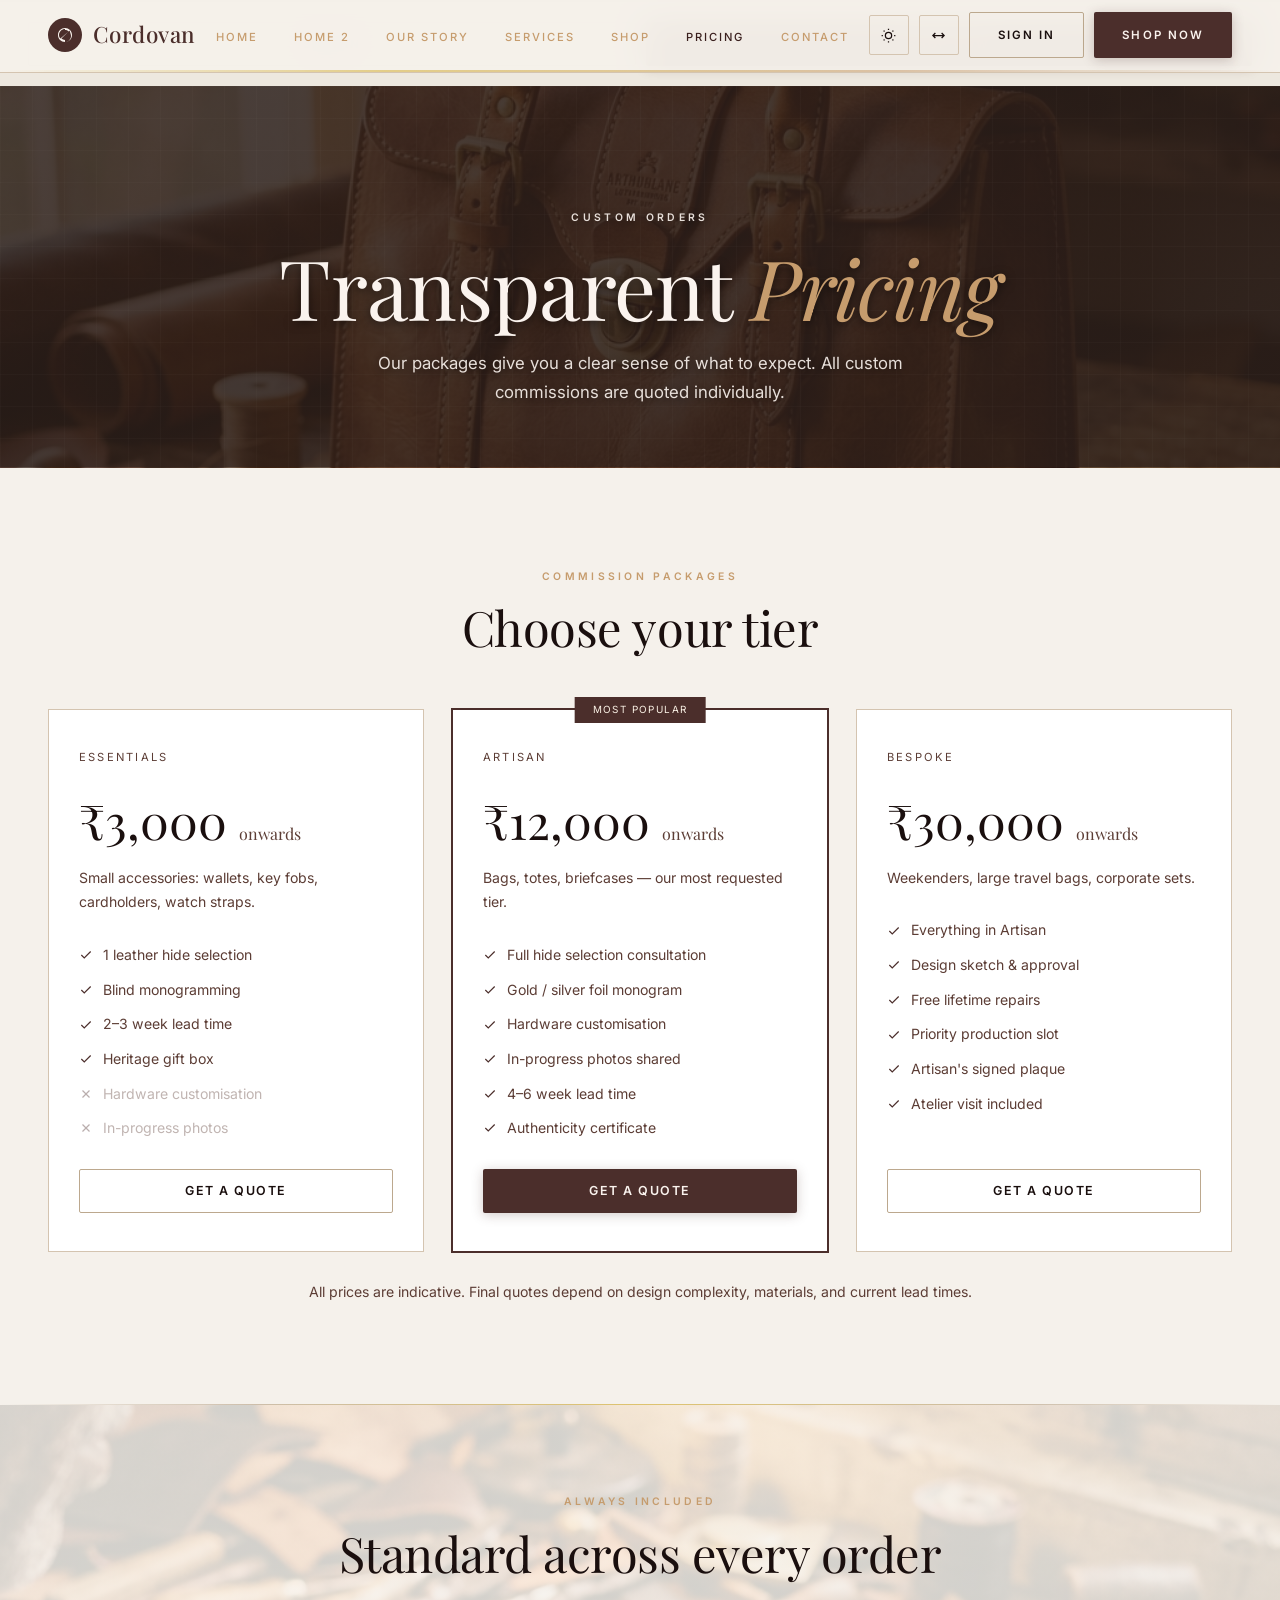
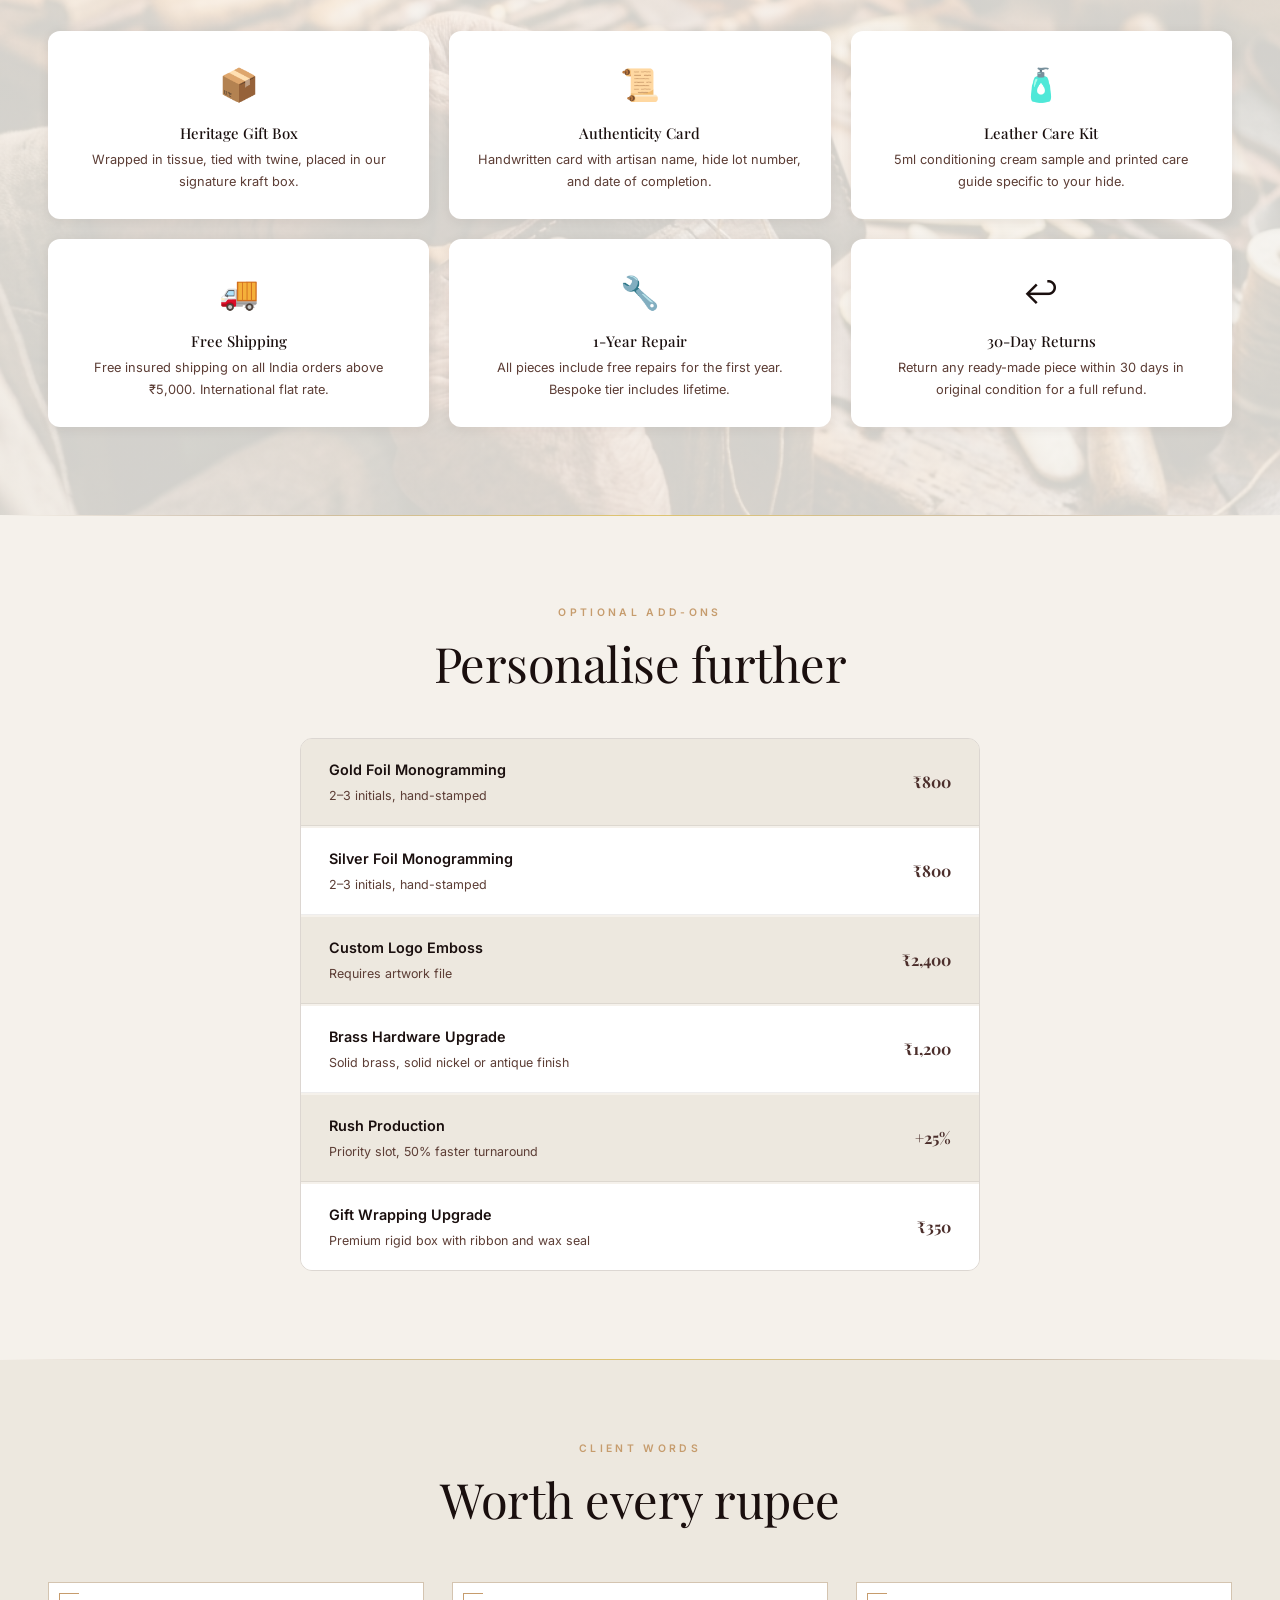
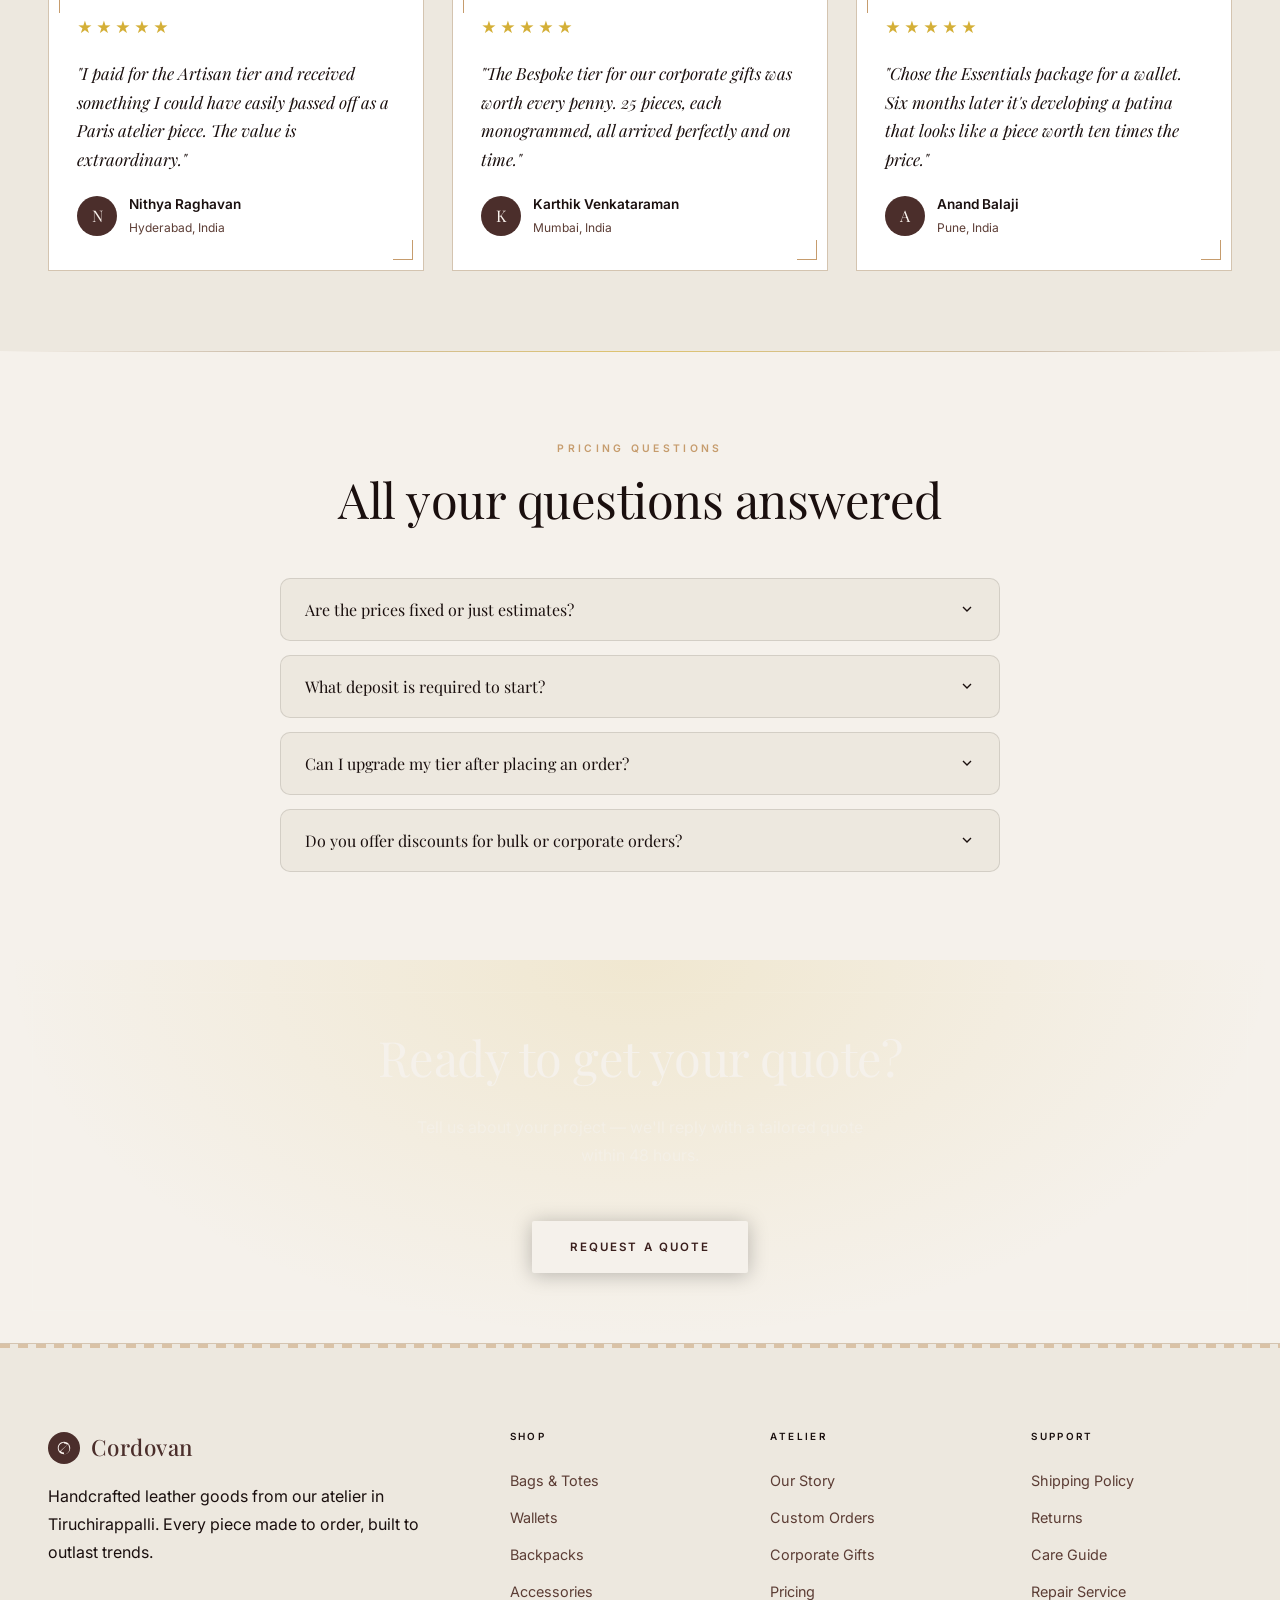
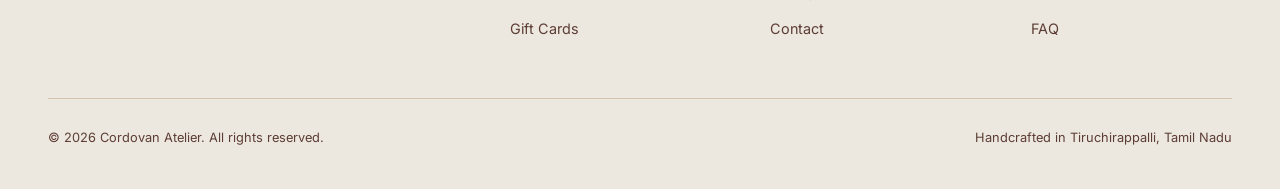
<file: pages/pricing.html>
<!DOCTYPE html>
<html lang="en" data-theme="light">
<head>
<meta charset="UTF-8"/>
<meta name="viewport" content="width=device-width, initial-scale=1.0"/>
<title>Transparent Pricing – Cordovan Atelier</title>
<link rel="icon" type="image/png" href="../assets/favicon.png"/>
<link rel="preconnect" href="https://fonts.googleapis.com"/>
<link rel="preconnect" href="https://fonts.gstatic.com" crossorigin/>
<link href="https://fonts.googleapis.com/css2?family=Playfair+Display:ital,wght@0,400;0,500;0,700;1,400;1,500&family=Inter:wght@300;400;500;600&display=swap" rel="stylesheet"/>
<link rel="stylesheet" href="../assets/css/style.css"/>
<link rel="stylesheet" href="../assets/css/dark-mode.css"/>
<link rel="stylesheet" href="../assets/css/rtl.css"/>
</head>
<body>

<!-- ══════════════════════════ NAV ══════════════════════════ -->
<nav id="mainNav">
  <div class="nav-inner">
    <div class="logo" onclick="showPage('home')">
      <div class="logo-mark">
        <svg width="18" height="18" viewBox="0 0 18 18"><path d="M9 2C5.1 2 2 5.1 2 9s3.1 7 7 7 7-3.1 7-7-3.1-7-7-7zm0 2c1.4 0 2.6.5 3.6 1.4L4.4 12.6C3.5 11.6 3 10.4 3 9c0-3.3 2.7-6 6-6zm0 10c-1.4 0-2.6-.5-3.6-1.4l8.2-8.2C14.5 7.4 15 8.6 15 10c0 3.3-2.7 5.9-6 5.9z"/></svg>
      </div>
      Cordovan
    </div>
    <ul class="nav-links">
      <li><a id="nav-home" onclick="showPage('home')">Home</a></li>
      <li><a id="nav-home-2"onclick="showPage('home2')">Home 2</a></li>
      <li><a id="nav-about" onclick="showPage('about')">Our Story</a></li>
      <li><a id="nav-services" onclick="showPage('services')">Services</a></li>
      <li><a id="nav-shop" onclick="showPage('shop')">Shop</a></li>
      <li><a id="nav-pricing" onclick="showPage('pricing')" class="active">Pricing</a></li>
      <li><a id="nav-contact" onclick="showPage('contact')">Contact</a></li>
    </ul>
    <div class="nav-actions">
      <button class="btn-icon" onclick="toggleTheme()" title="Toggle light/dark">
        <svg viewBox="0 0 24 24" fill="none" stroke="currentColor" stroke-width="2"><circle cx="12" cy="12" r="5"/><path d="M12 1v2M12 21v2M4.22 4.22l1.42 1.42M18.36 18.36l1.42 1.42M1 12h2M21 12h2M4.22 19.78l1.42-1.42M18.36 5.64l1.42-1.42"/></svg>
      </button>
      <button class="btn-icon" id="rtl-toggle-btn" onclick="toggleRTL()" title="Switch to RTL">
        <svg viewBox="0 0 24 24" fill="none" stroke="currentColor" stroke-width="2"><path d="M7 16l-4-4 4-4M3 12h18M17 8l4 4-4 4"/></svg>
      </button>
      <button class="btn-outline" onclick="showPage('login')">Sign In</button>
      <button class="btn-hide" onclick="showPage('shop')">Shop Now</button>
      <button class="btn-icon mobile-menu-btn" onclick="toggleMobile()">
        <svg viewBox="0 0 24 24" fill="none" stroke="currentColor" stroke-width="2"><line x1="3" y1="6" x2="21" y2="6"/><line x1="3" y1="12" x2="21" y2="12"/><line x1="3" y1="18" x2="21" y2="18"/></svg>
      </button>
    </div>
  </div>
</nav>

<div class="mobile-menu" id="mobileMenu">
  <a onclick="sp('home');toggleMobile()">Home</a>
  <a onclick="sp('home2');toggleMobile()">Home 2</a>
  <a onclick="sp('about');toggleMobile()">Our Story</a>
  <a onclick="sp('services');toggleMobile()">Services</a>
  <a onclick="sp('shop');toggleMobile()">Shop</a>
  <a onclick="sp('pricing');toggleMobile()">Pricing</a>
  <a onclick="sp('contact');toggleMobile()">Contact</a>
  <div class="mobile-menu-utils">
    <button class="mobile-util-btn" onclick="toggleTheme()" title="Toggle light / dark mode">
      <svg viewBox="0 0 24 24" fill="none" stroke="currentColor" stroke-width="2"><circle cx="12" cy="12" r="5"/><path d="M12 1v2M12 21v2M4.22 4.22l1.42 1.42M18.36 18.36l1.42 1.42M1 12h2M21 12h2M4.22 19.78l1.42-1.42M18.36 5.64l1.42-1.42"/></svg>
      <span>Light / Dark</span>
    </button>
    <button class="mobile-util-btn" onclick="toggleRTL()" title="Toggle RTL layout">
      <svg viewBox="0 0 24 24" fill="none" stroke="currentColor" stroke-width="2"><path d="M7 16l-4-4 4-4M3 12h18M17 8l4 4-4 4"/></svg>
      <span>RTL Layout</span>
    </button>
  </div>
  <div class="mobile-menu-actions">
    <button class="btn-outline" onclick="sp('login');toggleMobile()">Sign In</button>
    <button class="btn-hide" onclick="sp('shop');toggleMobile()">Shop Now</button>
  </div>
</div>

  <div class="mobile-menu-actions">
    <button class="btn-outline" onclick="sp('login');toggleMobile()">Sign In</button>
    <button class="btn-hide" onclick="sp('shop');toggleMobile()">Shop Now</button>
  </div>
</div>

<!-- Page Hero -->
<div class="page-hero">
  <div class="page-hero-inner">
    <span class="eyebrow">Custom Orders</span>
    <h1>Transparent <em style="font-style:italic;color:var(--wax)">Pricing</em></h1>
    <p>Our packages give you a clear sense of what to expect. All custom commissions are quoted individually.</p>
  </div>
</div>

<section>
  <div class="container">
    <div style="text-align:center;margin-bottom:10px">
      <span class="eyebrow" style="display:block;text-align:center">Commission Packages</span>
      <h2>Choose your tier</h2>
    </div>
    <div class="pricing-grid">
      <div class="pricing-card">
        <div class="plan-label">Essentials</div>
        <div class="plan-price">₹3,000 <span>onwards</span></div>
        <p class="plan-desc">Small accessories: wallets, key fobs, cardholders, watch straps.</p>
        <div class="plan-feats">
          <div class="feat"><svg viewBox="0 0 24 24" fill="none" stroke="currentColor" stroke-width="2"><polyline points="20 6 9 17 4 12"/></svg> 1 leather hide selection</div>
          <div class="feat"><svg viewBox="0 0 24 24" fill="none" stroke="currentColor" stroke-width="2"><polyline points="20 6 9 17 4 12"/></svg> Blind monogramming</div>
          <div class="feat"><svg viewBox="0 0 24 24" fill="none" stroke="currentColor" stroke-width="2"><polyline points="20 6 9 17 4 12"/></svg> 2–3 week lead time</div>
          <div class="feat"><svg viewBox="0 0 24 24" fill="none" stroke="currentColor" stroke-width="2"><polyline points="20 6 9 17 4 12"/></svg> Heritage gift box</div>
          <div class="feat off"><svg viewBox="0 0 24 24" fill="none" stroke="currentColor" stroke-width="2"><line x1="18" y1="6" x2="6" y2="18"/><line x1="6" y1="6" x2="18" y2="18"/></svg> Hardware customisation</div>
          <div class="feat off"><svg viewBox="0 0 24 24" fill="none" stroke="currentColor" stroke-width="2"><line x1="18" y1="6" x2="6" y2="18"/><line x1="6" y1="6" x2="18" y2="18"/></svg> In-progress photos</div>
        </div>
        <button class="plan-btn btn-outline" onclick="showPage('contact')">Get a Quote</button>
      </div>
      <div class="pricing-card popular">
        <div class="popular-mark">Most Popular</div>
        <div class="plan-label">Artisan</div>
        <div class="plan-price">₹12,000 <span>onwards</span></div>
        <p class="plan-desc">Bags, totes, briefcases — our most requested tier.</p>
        <div class="plan-feats">
          <div class="feat"><svg viewBox="0 0 24 24" fill="none" stroke="currentColor" stroke-width="2"><polyline points="20 6 9 17 4 12"/></svg> Full hide selection consultation</div>
          <div class="feat"><svg viewBox="0 0 24 24" fill="none" stroke="currentColor" stroke-width="2"><polyline points="20 6 9 17 4 12"/></svg> Gold / silver foil monogram</div>
          <div class="feat"><svg viewBox="0 0 24 24" fill="none" stroke="currentColor" stroke-width="2"><polyline points="20 6 9 17 4 12"/></svg> Hardware customisation</div>
          <div class="feat"><svg viewBox="0 0 24 24" fill="none" stroke="currentColor" stroke-width="2"><polyline points="20 6 9 17 4 12"/></svg> In-progress photos shared</div>
          <div class="feat"><svg viewBox="0 0 24 24" fill="none" stroke="currentColor" stroke-width="2"><polyline points="20 6 9 17 4 12"/></svg> 4–6 week lead time</div>
          <div class="feat"><svg viewBox="0 0 24 24" fill="none" stroke="currentColor" stroke-width="2"><polyline points="20 6 9 17 4 12"/></svg> Authenticity certificate</div>
        </div>
        <button class="plan-btn btn-hide" onclick="showPage('contact')">Get a Quote</button>
      </div>
      <div class="pricing-card">
        <div class="plan-label">Bespoke</div>
        <div class="plan-price">₹30,000 <span>onwards</span></div>
        <p class="plan-desc">Weekenders, large travel bags, corporate sets.</p>
        <div class="plan-feats">
          <div class="feat"><svg viewBox="0 0 24 24" fill="none" stroke="currentColor" stroke-width="2"><polyline points="20 6 9 17 4 12"/></svg> Everything in Artisan</div>
          <div class="feat"><svg viewBox="0 0 24 24" fill="none" stroke="currentColor" stroke-width="2"><polyline points="20 6 9 17 4 12"/></svg> Design sketch &amp; approval</div>
          <div class="feat"><svg viewBox="0 0 24 24" fill="none" stroke="currentColor" stroke-width="2"><polyline points="20 6 9 17 4 12"/></svg> Free lifetime repairs</div>
          <div class="feat"><svg viewBox="0 0 24 24" fill="none" stroke="currentColor" stroke-width="2"><polyline points="20 6 9 17 4 12"/></svg> Priority production slot</div>
          <div class="feat"><svg viewBox="0 0 24 24" fill="none" stroke="currentColor" stroke-width="2"><polyline points="20 6 9 17 4 12"/></svg> Artisan's signed plaque</div>
          <div class="feat"><svg viewBox="0 0 24 24" fill="none" stroke="currentColor" stroke-width="2"><polyline points="20 6 9 17 4 12"/></svg> Atelier visit included</div>
        </div>
        <button class="plan-btn btn-outline" onclick="showPage('contact')">Get a Quote</button>
      </div>
    </div>
    <p style="text-align:center;margin-top:28px;font-size:.88rem;color:var(--ink-mid)">All prices are indicative. Final quotes depend on design complexity, materials, and current lead times.</p>
  </div>
</section>

<div class="divider-stitch"></div>

<!-- P2: What's Always Included -->
<section style="padding:88px 0; background: linear-gradient(var(--overlay-bg), var(--overlay-bg)), url('../assets/images/craft_workshop.png') center/cover no-repeat;">
  <div class="container">
    <div style="text-align:center;margin-bottom:52px">
      <span class="eyebrow" style="display:block;text-align:center">Always Included</span>
      <h2>Standard across every order</h2>
    </div>
    <div class="card-2" style="gap:20px">
      <div style="padding:26px;background:var(--card-bg);border-radius:12px;text-align:center;box-shadow:0 2px 12px rgba(44,31,26,.07);transition:transform .2s" onmouseover="this.style.transform='translateY(-4px)'" onmouseout="this.style.transform='translateY(0)'"><div style="font-size:2rem;margin-bottom:12px">📦</div><h4 style="font-family:'Playfair Display',serif;font-size:.93rem;margin-bottom:8px">Heritage Gift Box</h4><p style="font-size:.8rem;color:var(--ink-mid);line-height:1.7">Wrapped in tissue, tied with twine, placed in our signature kraft box.</p></div>
      <div style="padding:26px;background:var(--card-bg);border-radius:12px;text-align:center;box-shadow:0 2px 12px rgba(44,31,26,.07);transition:transform .2s" onmouseover="this.style.transform='translateY(-4px)'" onmouseout="this.style.transform='translateY(0)'"><div style="font-size:2rem;margin-bottom:12px">📜</div><h4 style="font-family:'Playfair Display',serif;font-size:.93rem;margin-bottom:8px">Authenticity Card</h4><p style="font-size:.8rem;color:var(--ink-mid);line-height:1.7">Handwritten card with artisan name, hide lot number, and date of completion.</p></div>
      <div style="padding:26px;background:var(--card-bg);border-radius:12px;text-align:center;box-shadow:0 2px 12px rgba(44,31,26,.07);transition:transform .2s" onmouseover="this.style.transform='translateY(-4px)'" onmouseout="this.style.transform='translateY(0)'"><div style="font-size:2rem;margin-bottom:12px">🧴</div><h4 style="font-family:'Playfair Display',serif;font-size:.93rem;margin-bottom:8px">Leather Care Kit</h4><p style="font-size:.8rem;color:var(--ink-mid);line-height:1.7">5ml conditioning cream sample and printed care guide specific to your hide.</p></div>
      <div style="padding:26px;background:var(--card-bg);border-radius:12px;text-align:center;box-shadow:0 2px 12px rgba(44,31,26,.07);transition:transform .2s" onmouseover="this.style.transform='translateY(-4px)'" onmouseout="this.style.transform='translateY(0)'"><div style="font-size:2rem;margin-bottom:12px">🚚</div><h4 style="font-family:'Playfair Display',serif;font-size:.93rem;margin-bottom:8px">Free Shipping</h4><p style="font-size:.8rem;color:var(--ink-mid);line-height:1.7">Free insured shipping on all India orders above ₹5,000. International flat rate.</p></div>
      <div style="padding:26px;background:var(--card-bg);border-radius:12px;text-align:center;box-shadow:0 2px 12px rgba(44,31,26,.07);transition:transform .2s" onmouseover="this.style.transform='translateY(-4px)'" onmouseout="this.style.transform='translateY(0)'"><div style="font-size:2rem;margin-bottom:12px">🔧</div><h4 style="font-family:'Playfair Display',serif;font-size:.93rem;margin-bottom:8px">1-Year Repair</h4><p style="font-size:.8rem;color:var(--ink-mid);line-height:1.7">All pieces include free repairs for the first year. Bespoke tier includes lifetime.</p></div>
      <div style="padding:26px;background:var(--card-bg);border-radius:12px;text-align:center;box-shadow:0 2px 12px rgba(44,31,26,.07);transition:transform .2s" onmouseover="this.style.transform='translateY(-4px)'" onmouseout="this.style.transform='translateY(0)'"><div style="font-size:2rem;margin-bottom:12px">↩️</div><h4 style="font-family:'Playfair Display',serif;font-size:.93rem;margin-bottom:8px">30-Day Returns</h4><p style="font-size:.8rem;color:var(--ink-mid);line-height:1.7">Return any ready-made piece within 30 days in original condition for a full refund.</p></div>
    </div>
  </div>
</section>

<div class="divider-stitch"></div>

<!-- P3: Optional Add-ons -->
<section style="padding:88px 0">
  <div class="container">
    <div style="text-align:center;margin-bottom:48px">
      <span class="eyebrow" style="display:block;text-align:center">Optional Add-ons</span>
      <h2>Personalise further</h2>
    </div>
    <div style="max-width:680px;margin:0 auto;display:flex;flex-direction:column;gap:2px;border:1px solid rgba(44,31,26,.12);border-radius:12px;overflow:hidden">
      <div style="display:flex;justify-content:space-between;align-items:center;padding:18px 28px;background:var(--parch2,#f8f5f0);border-bottom:1px solid rgba(44,31,26,.08)"><div><div style="font-weight:600;font-size:.9rem">Gold Foil Monogramming</div><div style="font-size:.78rem;color:var(--ink-mid);margin-top:3px">2–3 initials, hand-stamped</div></div><div style="font-family:'Playfair Display',serif;font-weight:700;color:var(--hide);font-size:1rem">₹800</div></div>
      <div style="display:flex;justify-content:space-between;align-items:center;padding:18px 28px;background:var(--card-bg);border-bottom:1px solid rgba(44,31,26,.08)"><div><div style="font-weight:600;font-size:.9rem">Silver Foil Monogramming</div><div style="font-size:.78rem;color:var(--ink-mid);margin-top:3px">2–3 initials, hand-stamped</div></div><div style="font-family:'Playfair Display',serif;font-weight:700;color:var(--hide);font-size:1rem">₹800</div></div>
      <div style="display:flex;justify-content:space-between;align-items:center;padding:18px 28px;background:var(--parch2,#f8f5f0);border-bottom:1px solid rgba(44,31,26,.08)"><div><div style="font-weight:600;font-size:.9rem">Custom Logo Emboss</div><div style="font-size:.78rem;color:var(--ink-mid);margin-top:3px">Requires artwork file</div></div><div style="font-family:'Playfair Display',serif;font-weight:700;color:var(--hide);font-size:1rem">₹2,400</div></div>
      <div style="display:flex;justify-content:space-between;align-items:center;padding:18px 28px;background:var(--card-bg);border-bottom:1px solid rgba(44,31,26,.08)"><div><div style="font-weight:600;font-size:.9rem">Brass Hardware Upgrade</div><div style="font-size:.78rem;color:var(--ink-mid);margin-top:3px">Solid brass, solid nickel or antique finish</div></div><div style="font-family:'Playfair Display',serif;font-weight:700;color:var(--hide);font-size:1rem">₹1,200</div></div>
      <div style="display:flex;justify-content:space-between;align-items:center;padding:18px 28px;background:var(--parch2,#f8f5f0);border-bottom:1px solid rgba(44,31,26,.08)"><div><div style="font-weight:600;font-size:.9rem">Rush Production</div><div style="font-size:.78rem;color:var(--ink-mid);margin-top:3px">Priority slot, 50% faster turnaround</div></div><div style="font-family:'Playfair Display',serif;font-weight:700;color:var(--hide);font-size:1rem">+25%</div></div>
      <div style="display:flex;justify-content:space-between;align-items:center;padding:18px 28px;background:var(--card-bg)"><div><div style="font-weight:600;font-size:.9rem">Gift Wrapping Upgrade</div><div style="font-size:.78rem;color:var(--ink-mid);margin-top:3px">Premium rigid box with ribbon and wax seal</div></div><div style="font-family:'Playfair Display',serif;font-weight:700;color:var(--hide);font-size:1rem">₹350</div></div>
    </div>
  </div>
</section>

<div class="divider-stitch"></div>

<!-- P4: Testimonials -->
<section style="padding:80px 0;background:var(--parch2,#f8f5f0)">
  <div class="container">
    <div style="text-align:center;margin-bottom:48px">
      <span class="eyebrow" style="display:block;text-align:center">Client Words</span>
      <h2>Worth every rupee</h2>
    </div>
    <div class="testi-grid">
      <div class="testi-card"><div class="testi-stars">★★★★★</div><blockquote>"I paid for the Artisan tier and received something I could have easily passed off as a Paris atelier piece. The value is extraordinary."</blockquote><div class="reviewer"><div class="reviewer-init">N</div><div><div class="reviewer-name">Nithya Raghavan</div><div class="reviewer-loc">Hyderabad, India</div></div></div></div>
      <div class="testi-card"><div class="testi-stars">★★★★★</div><blockquote>"The Bespoke tier for our corporate gifts was worth every penny. 25 pieces, each monogrammed, all arrived perfectly and on time."</blockquote><div class="reviewer"><div class="reviewer-init">K</div><div><div class="reviewer-name">Karthik Venkataraman</div><div class="reviewer-loc">Mumbai, India</div></div></div></div>
      <div class="testi-card"><div class="testi-stars">★★★★★</div><blockquote>"Chose the Essentials package for a wallet. Six months later it's developing a patina that looks like a piece worth ten times the price."</blockquote><div class="reviewer"><div class="reviewer-init">A</div><div><div class="reviewer-name">Anand Balaji</div><div class="reviewer-loc">Pune, India</div></div></div></div>
    </div>
  </div>
</section>

<div class="divider-stitch"></div>

<!-- P5: FAQ -->
<section style="padding:88px 0">
  <div class="container">
    <div style="text-align:center;margin-bottom:52px">
      <span class="eyebrow" style="display:block;text-align:center">Pricing Questions</span>
      <h2>All your questions answered</h2>
    </div>
    <div style="max-width:720px;margin:0 auto;display:flex;flex-direction:column;gap:14px">
      <div style="border:1px solid rgba(44,31,26,.13);border-radius:10px;overflow:hidden;background:var(--parch2,#f8f5f0)">
        <button onclick="var p=this.nextElementSibling;p.style.display=p.style.display==='block'?'none':'block';this.querySelector('svg').style.transform=p.style.display==='block'?'rotate(180deg)':'rotate(0)'" style="width:100%;padding:20px 24px;text-align:left;background:none;border:none;cursor:pointer;display:flex;justify-content:space-between;align-items:center;font-family:'Playfair Display',serif;font-size:1rem;color:var(--ink)">Are the prices fixed or just estimates?<svg width="16" height="16" viewBox="0 0 24 24" fill="none" stroke="currentColor" stroke-width="2" style="flex-shrink:0;transition:transform .2s"><polyline points="6 9 12 15 18 9"/></svg></button>
        <div style="display:none;padding:0 24px 20px;font-size:.9rem;color:var(--ink-mid);line-height:1.8">The prices shown are starting points. Your custom piece is individually quoted after we understand your brief. Once we quote, that price is fixed — we never charge more than agreed.</div>
      </div>
      <div style="border:1px solid rgba(44,31,26,.13);border-radius:10px;overflow:hidden;background:var(--parch2,#f8f5f0)">
        <button onclick="var p=this.nextElementSibling;p.style.display=p.style.display==='block'?'none':'block';this.querySelector('svg').style.transform=p.style.display==='block'?'rotate(180deg)':'rotate(0)'" style="width:100%;padding:20px 24px;text-align:left;background:none;border:none;cursor:pointer;display:flex;justify-content:space-between;align-items:center;font-family:'Playfair Display',serif;font-size:1rem;color:var(--ink)">What deposit is required to start?<svg width="16" height="16" viewBox="0 0 24 24" fill="none" stroke="currentColor" stroke-width="2" style="flex-shrink:0;transition:transform .2s"><polyline points="6 9 12 15 18 9"/></svg></button>
        <div style="display:none;padding:0 24px 20px;font-size:.9rem;color:var(--ink-mid);line-height:1.8">We require a 50% deposit to secure your production slot and begin sourcing materials. The remaining 50% is due when your piece is ready to ship.</div>
      </div>
      <div style="border:1px solid rgba(44,31,26,.13);border-radius:10px;overflow:hidden;background:var(--parch2,#f8f5f0)">
        <button onclick="var p=this.nextElementSibling;p.style.display=p.style.display==='block'?'none':'block';this.querySelector('svg').style.transform=p.style.display==='block'?'rotate(180deg)':'rotate(0)'" style="width:100%;padding:20px 24px;text-align:left;background:none;border:none;cursor:pointer;display:flex;justify-content:space-between;align-items:center;font-family:'Playfair Display',serif;font-size:1rem;color:var(--ink)">Can I upgrade my tier after placing an order?<svg width="16" height="16" viewBox="0 0 24 24" fill="none" stroke="currentColor" stroke-width="2" style="flex-shrink:0;transition:transform .2s"><polyline points="6 9 12 15 18 9"/></svg></button>
        <div style="display:none;padding:0 24px 20px;font-size:.9rem;color:var(--ink-mid);line-height:1.8">Yes, if you wish to upgrade during production, we'll issue a revised quote. Downgrades are not possible once materials have been cut. Contact us as soon as you'd like to make a change.</div>
      </div>
      <div style="border:1px solid rgba(44,31,26,.13);border-radius:10px;overflow:hidden;background:var(--parch2,#f8f5f0)">
        <button onclick="var p=this.nextElementSibling;p.style.display=p.style.display==='block'?'none':'block';this.querySelector('svg').style.transform=p.style.display==='block'?'rotate(180deg)':'rotate(0)'" style="width:100%;padding:20px 24px;text-align:left;background:none;border:none;cursor:pointer;display:flex;justify-content:space-between;align-items:center;font-family:'Playfair Display',serif;font-size:1rem;color:var(--ink)">Do you offer discounts for bulk or corporate orders?<svg width="16" height="16" viewBox="0 0 24 24" fill="none" stroke="currentColor" stroke-width="2" style="flex-shrink:0;transition:transform .2s"><polyline points="6 9 12 15 18 9"/></svg></button>
        <div style="display:none;padding:0 24px 20px;font-size:.9rem;color:var(--ink-mid);line-height:1.8">Yes. Orders of 10+ identical pieces qualify for a 10% volume discount. Orders of 25+ qualify for 15%. Corporate gifting packages include coordinated design and branded packaging.</div>
      </div>
    </div>
  </div>
</section>

<div class="cta-banner">
  <h2>Ready to get your quote?</h2>
  <p>Tell us about your project — we'll reply with a tailored quote within 48 hours.</p>
  <button class="btn-parch" onclick="showPage('contact')">Request a Quote</button>
</div>

<footer>
  <div class="footer-inner">
    <div class="footer-grid">
      <div>
        <div class="logo" style="cursor:default;margin-bottom:14px">
          <div class="logo-mark" style="width:32px;height:32px">
            <a href="../index.html">
              <svg width="16" height="16" viewBox="0 0 18 18" fill="white"><path d="M9 2C5.1 2 2 5.1 2 9s3.1 7 7 7 7-3.1 7-7-3.1-7-7-7zm0 2c1.4 0 2.6.5 3.6 1.4L4.4 12.6C3.5 11.6 3 10.4 3 9c0-3.3 2.7-6 6-6zm0 10c-1.4 0-2.6-.5-3.6-1.4l8.2-8.2C14.5 7.4 15 8.6 15 10c0 3.3-2.7 5.9-6 5.9z"/></svg>
            </a>
          </div>
          <a href="../index.html">Cordovan</a>
        </div>
        <p>Handcrafted leather goods from our atelier in Tiruchirappalli. Every piece made to order, built to outlast trends.</p>
      </div>
      <div class="footer-col">
        <h5>Shop</h5>
        <ul>
          <li><a onclick="showPage('shop')">Bags &amp; Totes</a></li>
          <li><a onclick="showPage('shop')">Wallets</a></li>
          <li><a onclick="showPage('shop')">Backpacks</a></li>
          <li><a onclick="showPage('shop')">Accessories</a></li>
          <li><a onclick="showPage('shop')">Gift Cards</a></li>
        </ul>
      </div>
      <div class="footer-col">
        <h5>Atelier</h5>
        <ul>
          <li><a onclick="showPage('about')">Our Story</a></li>
          <li><a onclick="showPage('services')">Custom Orders</a></li>
          <li><a onclick="showPage('services')">Corporate Gifts</a></li>
          <li><a onclick="showPage('pricing')">Pricing</a></li>
          <li><a onclick="showPage('contact')">Contact</a></li>
        </ul>
      </div>
      <div class="footer-col">
        <h5>Support</h5>
        <ul>
          <li><a href="#">Shipping Policy</a></li>
          <li><a href="#">Returns</a></li>
          <li><a href="#">Care Guide</a></li>
          <li><a href="#">Repair Service</a></li>
          <li><a href="#">FAQ</a></li>
        </ul>
      </div>
    </div>
    <div class="footer-bottom">
      <p>&copy; 2026 Cordovan Atelier. All rights reserved.</p>
      <p>Handcrafted in Tiruchirappalli, Tamil Nadu</p>
    </div>
  </div>
</footer>

<script src="../assets/js/main.js"></script>
<script>
function showPage(id) {
  var map = {
    home: '../index.html',
    home2: '../index-2.html',
    services: 'services.html',
    shop: 'shop.html', about: 'about.html',
    contact: 'contact.html', pricing: 'pricing.html',
    login: 'login.html', signup: 'signup.html'
  };
  if (map[id]) location.href = map[id];
}
var sp = showPage;
</script>
</body>
</html>
</file>
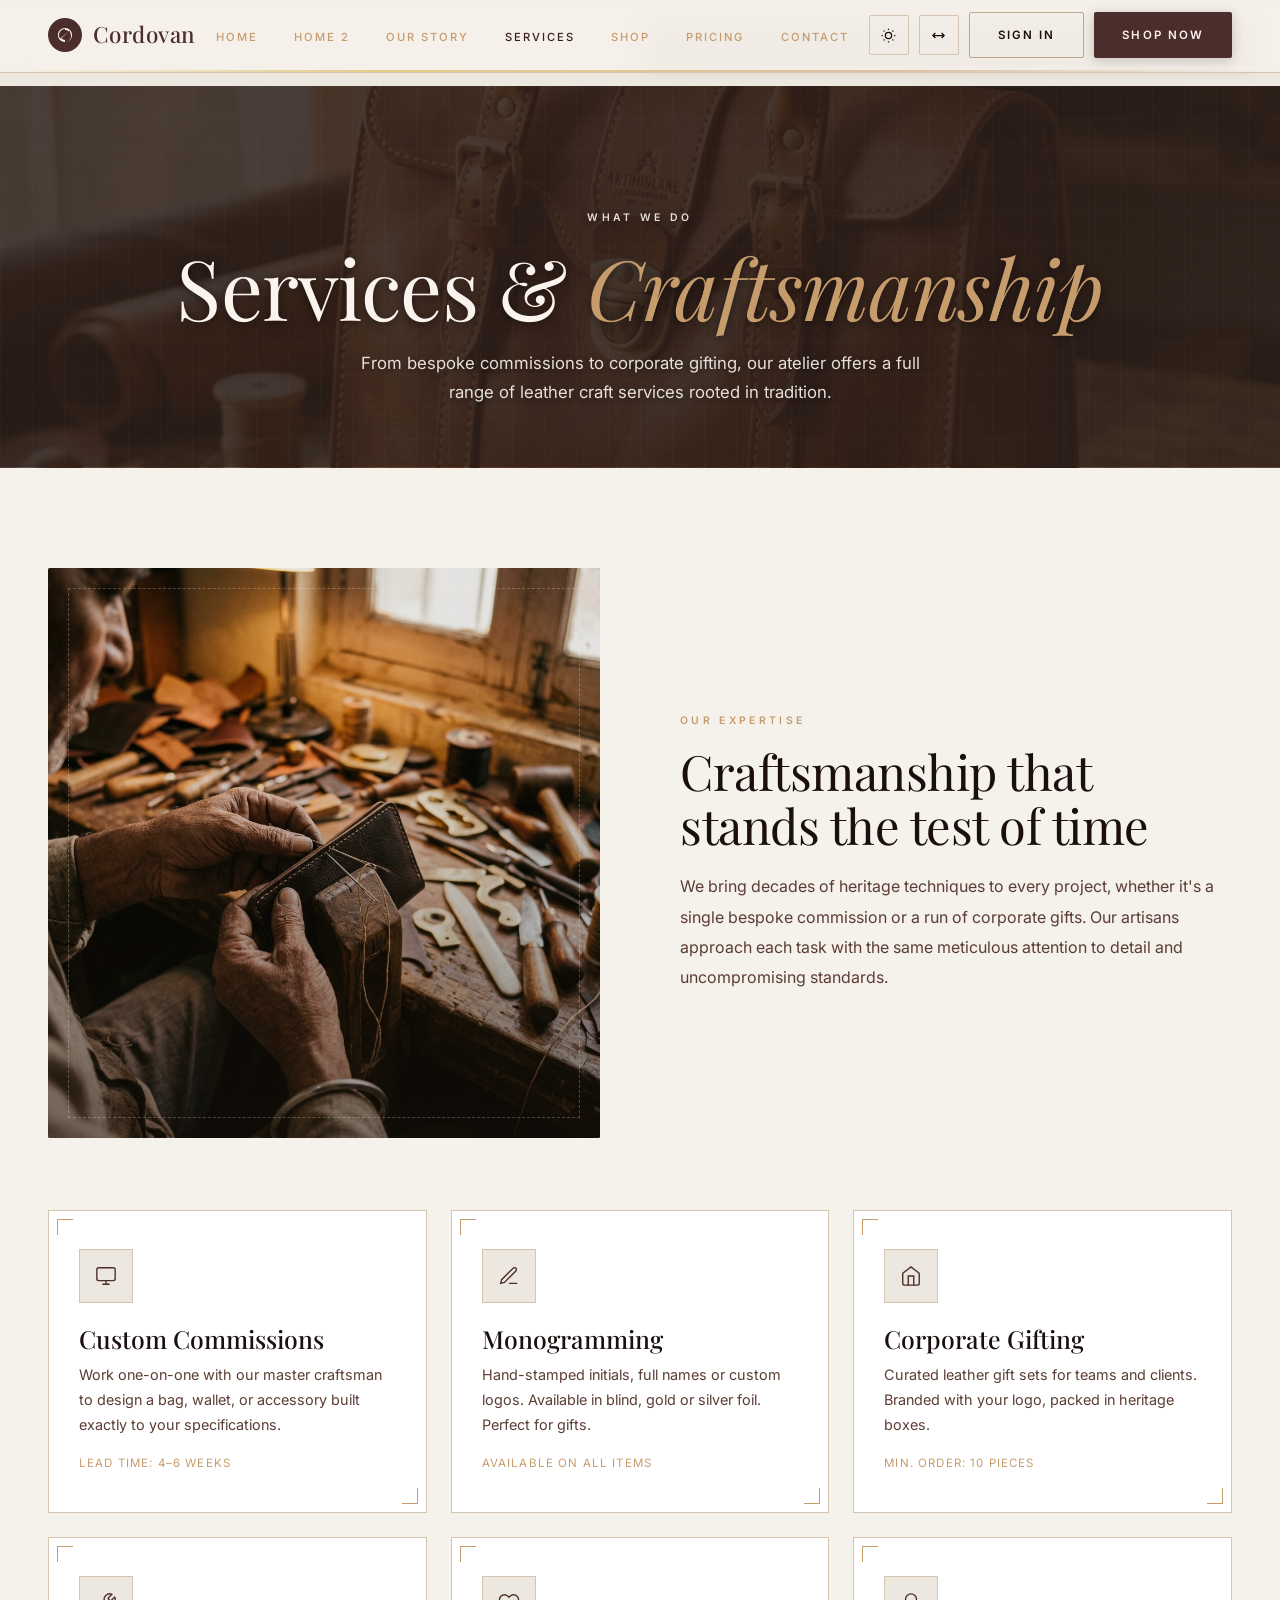
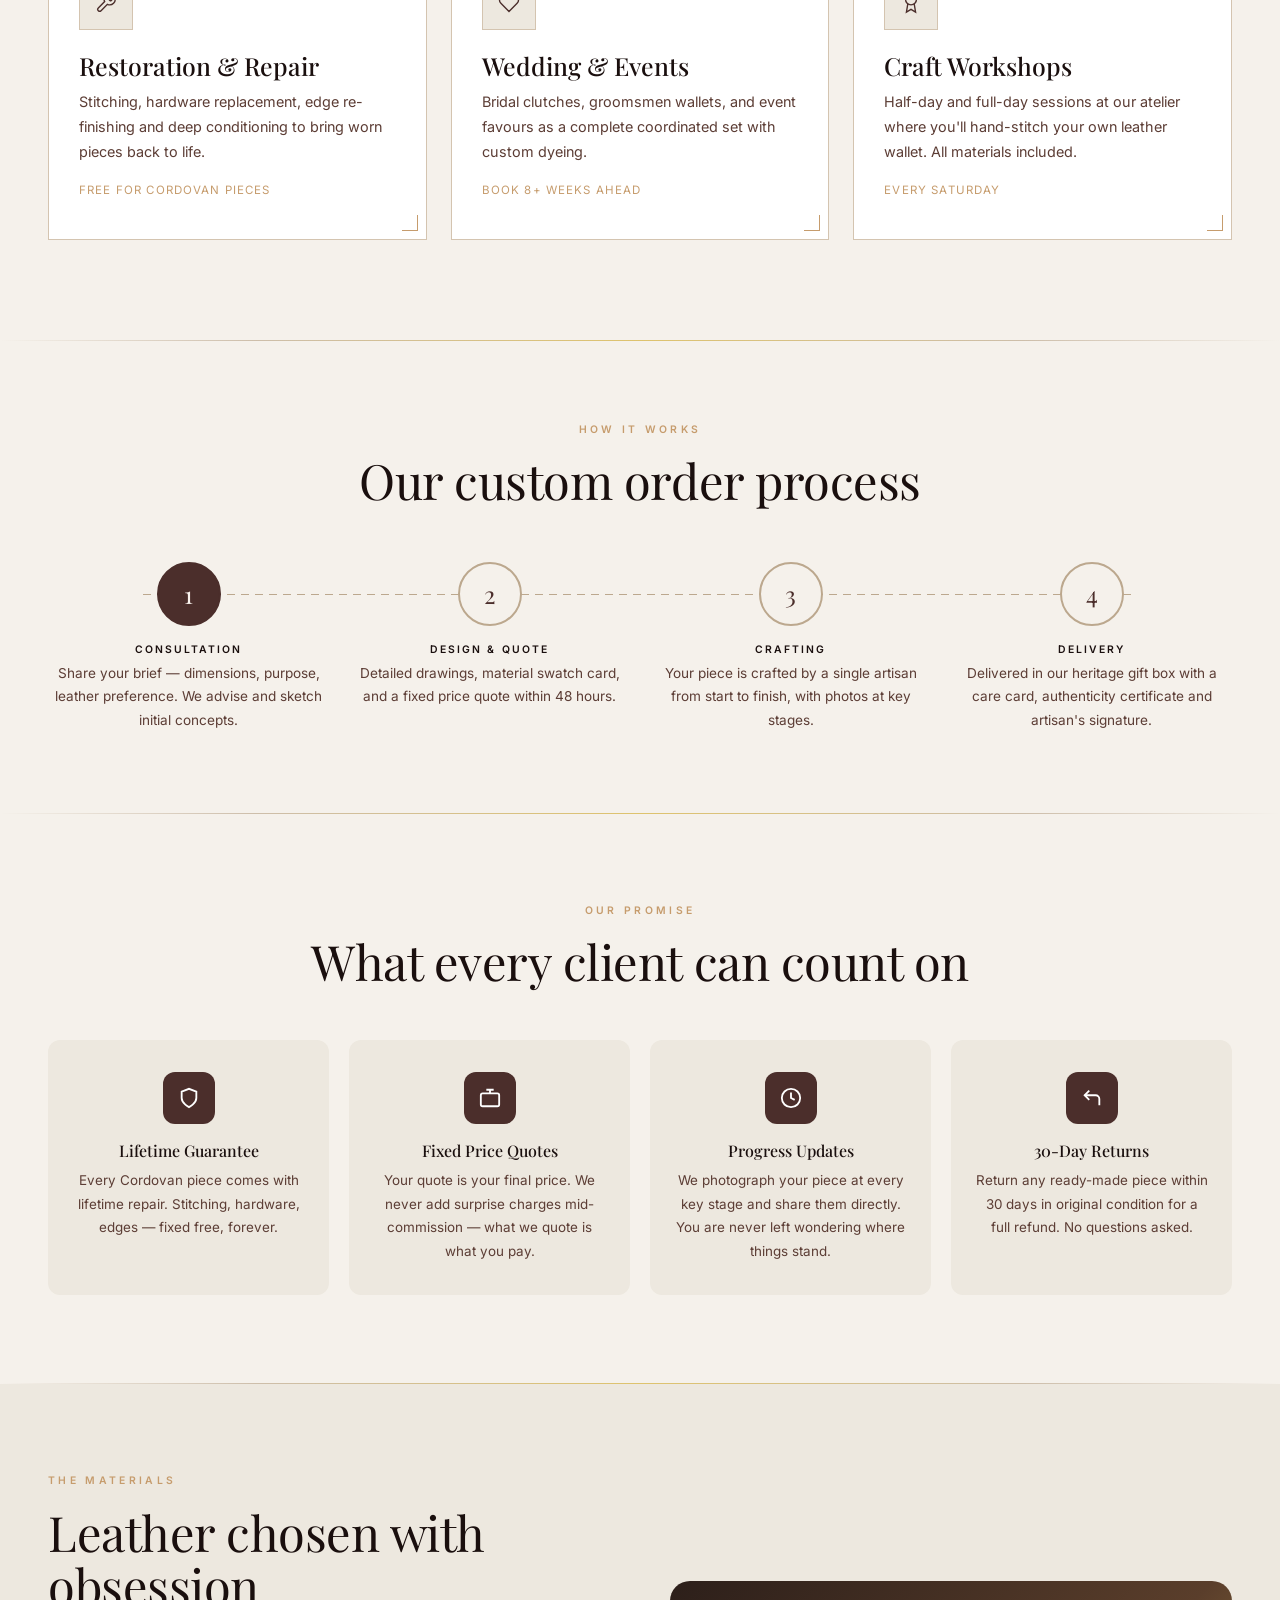
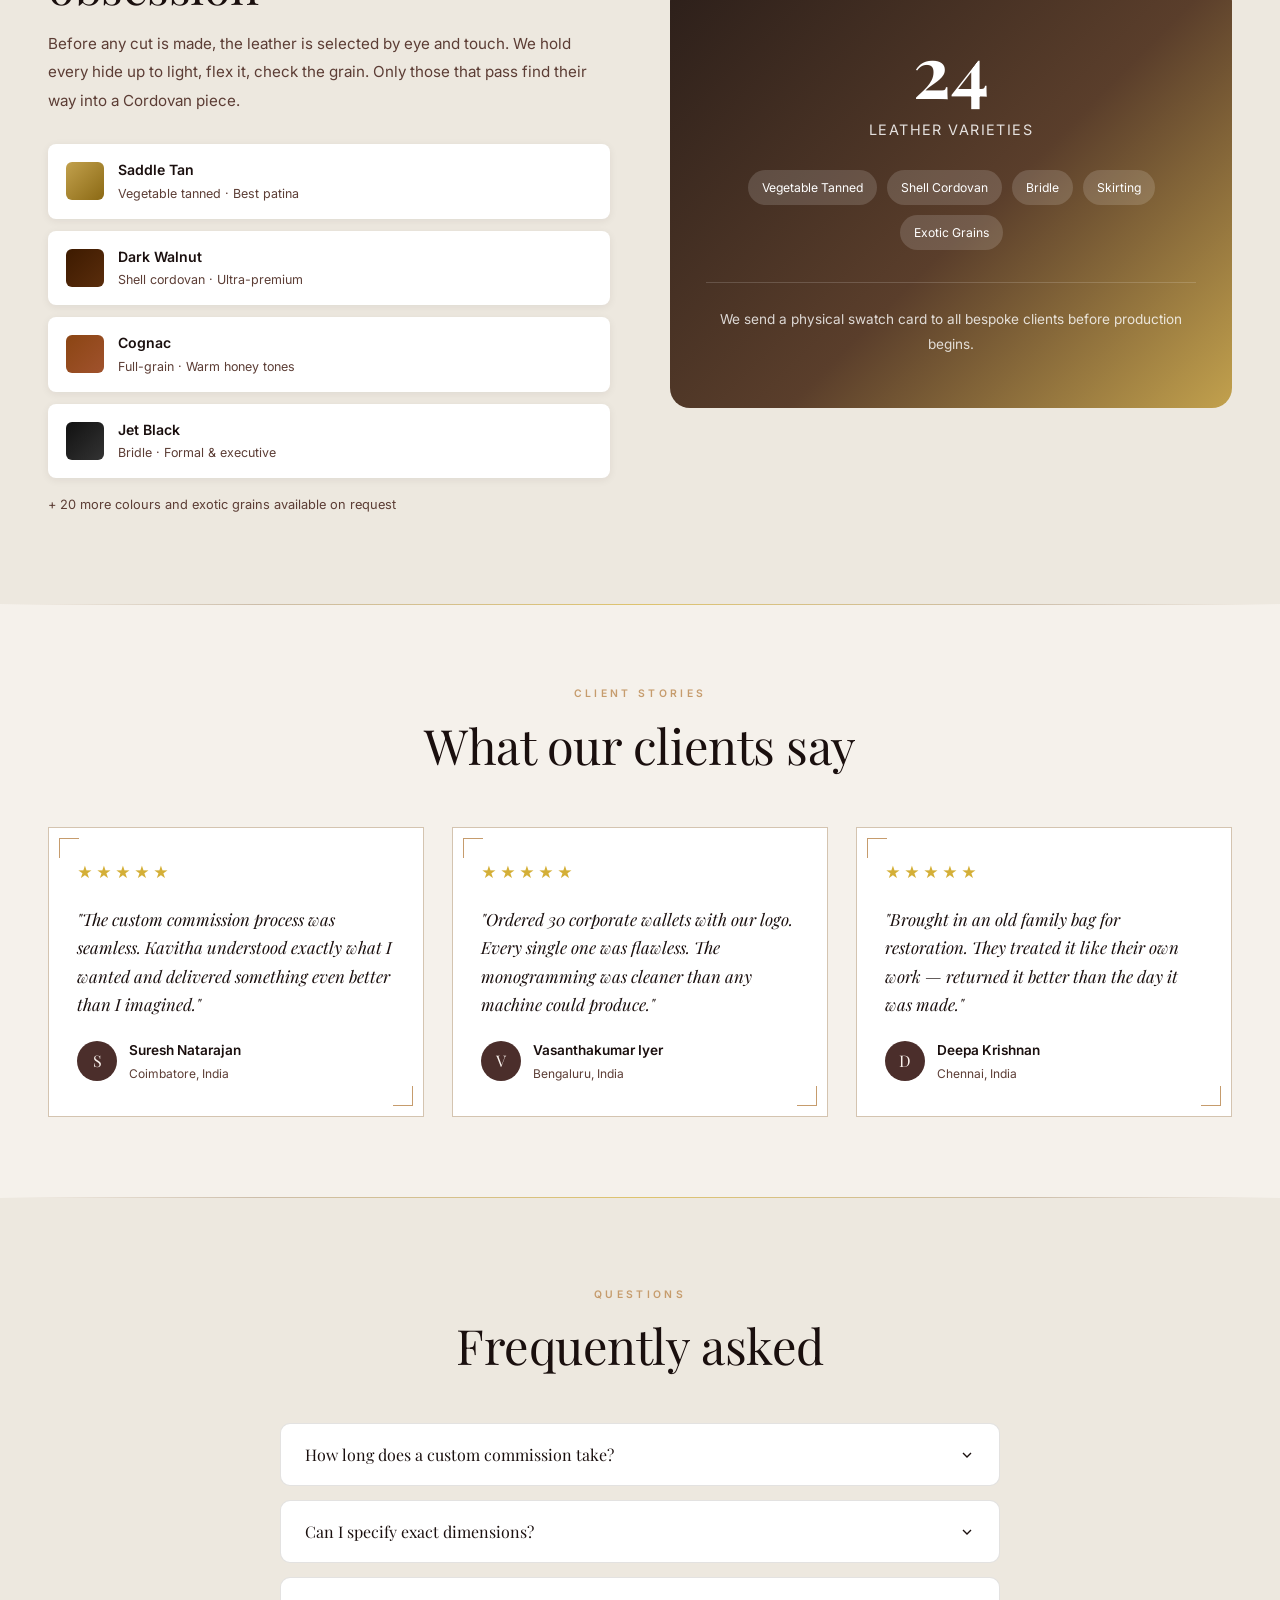
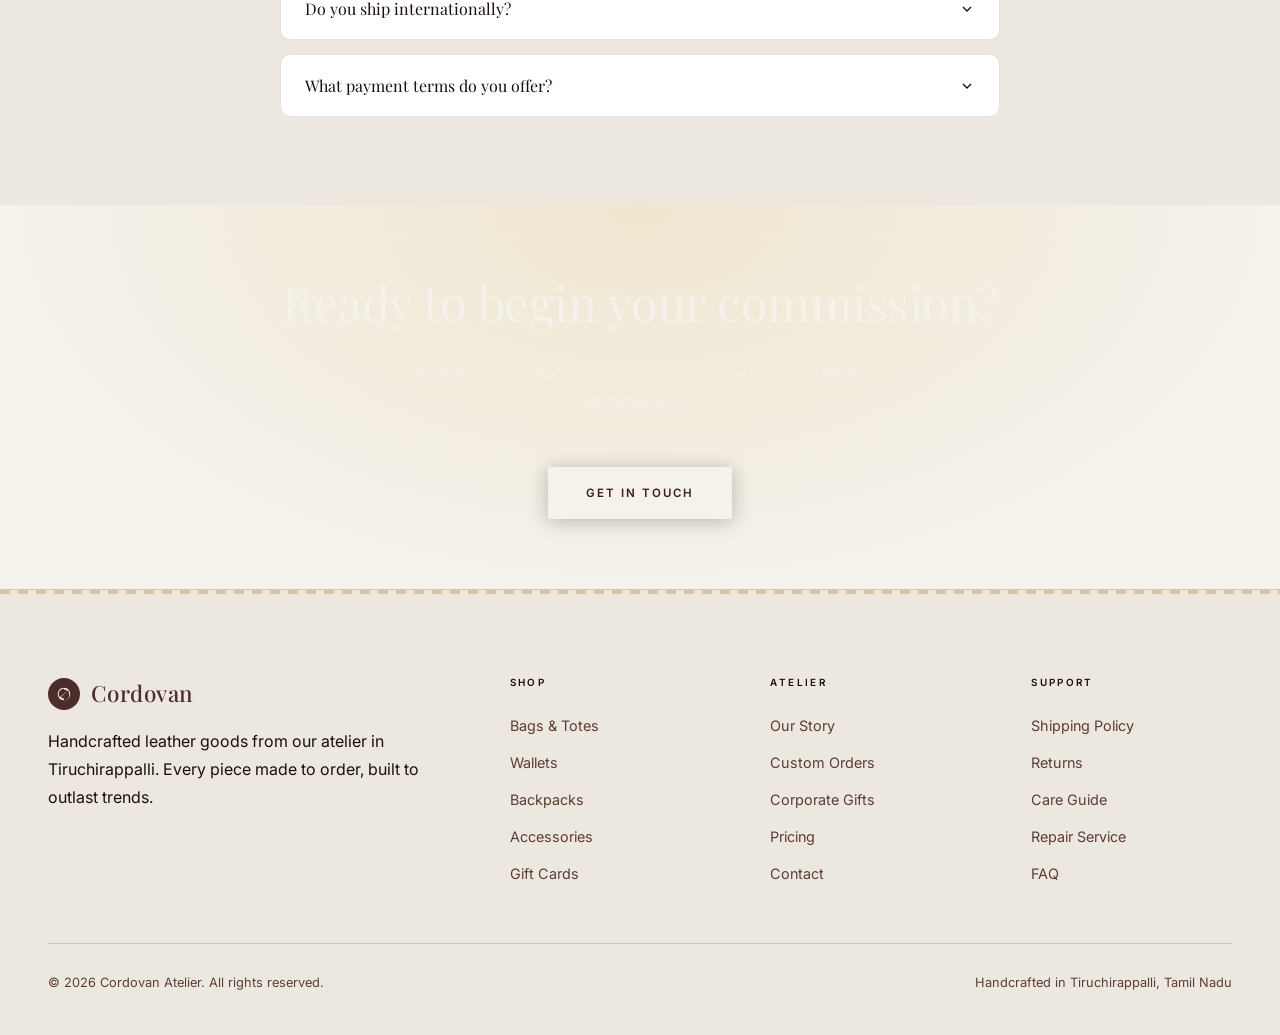
<file: pages/services.html>
<!DOCTYPE html>
<html lang="en" data-theme="light">
<head>
<meta charset="UTF-8"/>
<meta name="viewport" content="width=device-width, initial-scale=1.0"/>
<title>Services &amp; Craftsmanship – Cordovan Atelier</title>
<link rel="icon" type="image/png" href="../assets/favicon.png"/>
<link rel="preconnect" href="https://fonts.googleapis.com"/>
<link rel="preconnect" href="https://fonts.gstatic.com" crossorigin/>
<link href="https://fonts.googleapis.com/css2?family=Playfair+Display:ital,wght@0,400;0,500;0,700;1,400;1,500&family=Inter:wght@300;400;500;600&display=swap" rel="stylesheet"/>
<link rel="stylesheet" href="../assets/css/style.css"/>
<link rel="stylesheet" href="../assets/css/dark-mode.css"/>
<link rel="stylesheet" href="../assets/css/rtl.css"/>
</head>
<body>

<!-- ══════════════════════════ NAV ══════════════════════════ -->
<nav id="mainNav">
  <div class="nav-inner">
    <div class="logo" onclick="showPage('home')">
      <div class="logo-mark">
        <svg width="18" height="18" viewBox="0 0 18 18"><path d="M9 2C5.1 2 2 5.1 2 9s3.1 7 7 7 7-3.1 7-7-3.1-7-7-7zm0 2c1.4 0 2.6.5 3.6 1.4L4.4 12.6C3.5 11.6 3 10.4 3 9c0-3.3 2.7-6 6-6zm0 10c-1.4 0-2.6-.5-3.6-1.4l8.2-8.2C14.5 7.4 15 8.6 15 10c0 3.3-2.7 5.9-6 5.9z"/></svg>
      </div>
      Cordovan
    </div>
    <ul class="nav-links">
      <li><a id="nav-home" onclick="showPage('home')">Home</a></li>
      <li><a id="nav-home-2"onclick="showPage('home2')">Home 2</a></li>
      <li><a id="nav-about" onclick="showPage('about')">Our Story</a></li>
      <li><a id="nav-services" onclick="showPage('services')" class="active">Services</a></li>
      <li><a id="nav-shop" onclick="showPage('shop')">Shop</a></li>
      <li><a id="nav-pricing" onclick="showPage('pricing')">Pricing</a></li>
      <li><a id="nav-contact" onclick="showPage('contact')">Contact</a></li>
    </ul>
    <div class="nav-actions">
      <button class="btn-icon" onclick="toggleTheme()" title="Toggle light/dark">
        <svg viewBox="0 0 24 24" fill="none" stroke="currentColor" stroke-width="2"><circle cx="12" cy="12" r="5"/><path d="M12 1v2M12 21v2M4.22 4.22l1.42 1.42M18.36 18.36l1.42 1.42M1 12h2M21 12h2M4.22 19.78l1.42-1.42M18.36 5.64l1.42-1.42"/></svg>
      </button>
      <button class="btn-icon" id="rtl-toggle-btn" onclick="toggleRTL()" title="Switch to RTL">
        <svg viewBox="0 0 24 24" fill="none" stroke="currentColor" stroke-width="2"><path d="M7 16l-4-4 4-4M3 12h18M17 8l4 4-4 4"/></svg>
      </button>
      <button class="btn-outline" onclick="showPage('login')">Sign In</button>
      <button class="btn-hide" onclick="showPage('shop')">Shop Now</button>
      <button class="btn-icon mobile-menu-btn" onclick="toggleMobile()">
        <svg viewBox="0 0 24 24" fill="none" stroke="currentColor" stroke-width="2"><line x1="3" y1="6" x2="21" y2="6"/><line x1="3" y1="12" x2="21" y2="12"/><line x1="3" y1="18" x2="21" y2="18"/></svg>
      </button>
    </div>
  </div>
</nav>

<div class="mobile-menu" id="mobileMenu">
  <a onclick="sp('home');toggleMobile()">Home</a>
  <a onclick="sp('home2');toggleMobile()">Home 2</a>
  <a onclick="sp('about');toggleMobile()">Our Story</a>
  <a onclick="sp('services');toggleMobile()">Services</a>
  <a onclick="sp('shop');toggleMobile()">Shop</a>
  <a onclick="sp('pricing');toggleMobile()">Pricing</a>
  <a onclick="sp('contact');toggleMobile()">Contact</a>
  <div class="mobile-menu-utils">
    <button class="mobile-util-btn" onclick="toggleTheme()" title="Toggle light / dark mode">
      <svg viewBox="0 0 24 24" fill="none" stroke="currentColor" stroke-width="2"><circle cx="12" cy="12" r="5"/><path d="M12 1v2M12 21v2M4.22 4.22l1.42 1.42M18.36 18.36l1.42 1.42M1 12h2M21 12h2M4.22 19.78l1.42-1.42M18.36 5.64l1.42-1.42"/></svg>
      <span>Light / Dark</span>
    </button>
    <button class="mobile-util-btn" onclick="toggleRTL()" title="Toggle RTL layout">
      <svg viewBox="0 0 24 24" fill="none" stroke="currentColor" stroke-width="2"><path d="M7 16l-4-4 4-4M3 12h18M17 8l4 4-4 4"/></svg>
      <span>RTL Layout</span>
    </button>
  </div>
  <div class="mobile-menu-actions">
    <button class="btn-outline" onclick="sp('login');toggleMobile()">Sign In</button>
    <button class="btn-hide" onclick="sp('shop');toggleMobile()">Shop Now</button>
  </div>
</div>

  <div class="mobile-menu-actions">
    <button class="btn-outline" onclick="sp('login');toggleMobile()">Sign In</button>
    <button class="btn-hide" onclick="sp('shop');toggleMobile()">Shop Now</button>
  </div>
</div>

<!-- Page Hero -->
<div class="page-hero">
  <div class="page-hero-inner">
    <span class="eyebrow">What We Do</span>
    <h1>Services &amp; <em style="font-style:italic;color:var(--wax)">Craftsmanship</em></h1>
    <p>From bespoke commissions to corporate gifting, our atelier offers a full range of leather craft services rooted in tradition.</p>
  </div>
</div>

<section>
  <div class="container">
    <div class="about-grid" style="margin-bottom: 72px;">
      <div class="about-visual">
        <img src="../assets/images/craft_workshop.png" alt="Leather craftsmanship and workshop" class="about-img" />
        <div class="about-img-overlay"></div>
      </div>
      <div>
        <span class="eyebrow">Our Expertise</span>
        <h2>Craftsmanship that stands the test of time</h2>
        <p style="margin-top:20px;font-size:1rem;line-height:1.9;color:var(--ink-mid)">We bring decades of heritage techniques to every project, whether it's a single bespoke commission or a run of corporate gifts. Our artisans approach each task with the same meticulous attention to detail and uncompromising standards.</p>
      </div>
    </div>
    <div class="services-grid">
      <div class="service-card"><div class="service-icon"><svg viewBox="0 0 24 24" fill="none" stroke="currentColor" stroke-width="1.5"><rect x="2" y="3" width="20" height="14" rx="2"/><path d="M8 21h8M12 17v4"/></svg></div><h3>Custom Commissions</h3><p style="font-size:.9rem;color:var(--ink-mid);margin-top:10px">Work one-on-one with our master craftsman to design a bag, wallet, or accessory built exactly to your specifications.</p><span class="service-tag">Lead time: 4–6 weeks</span></div>
      <div class="service-card"><div class="service-icon"><svg viewBox="0 0 24 24" fill="none" stroke="currentColor" stroke-width="1.5"><path d="M12 20h9M16.5 3.5a2.121 2.121 0 013 3L7 19l-4 1 1-4L16.5 3.5z"/></svg></div><h3>Monogramming</h3><p style="font-size:.9rem;color:var(--ink-mid);margin-top:10px">Hand-stamped initials, full names or custom logos. Available in blind, gold or silver foil. Perfect for gifts.</p><span class="service-tag">Available on all items</span></div>
      <div class="service-card"><div class="service-icon"><svg viewBox="0 0 24 24" fill="none" stroke="currentColor" stroke-width="1.5"><path d="M3 9l9-7 9 7v11a2 2 0 0 1-2 2H5a2 2 0 0 1-2-2z"/><polyline points="9 22 9 12 15 12 15 22"/></svg></div><h3>Corporate Gifting</h3><p style="font-size:.9rem;color:var(--ink-mid);margin-top:10px">Curated leather gift sets for teams and clients. Branded with your logo, packed in heritage boxes.</p><span class="service-tag">Min. order: 10 pieces</span></div>
      <div class="service-card"><div class="service-icon"><svg viewBox="0 0 24 24" fill="none" stroke="currentColor" stroke-width="1.5"><path d="M14.7 6.3a1 1 0 0 0 0 1.4l1.6 1.6a1 1 0 0 0 1.4 0l3.77-3.77a6 6 0 0 1-7.94 7.94l-6.91 6.91a2.12 2.12 0 0 1-3-3l6.91-6.91a6 6 0 0 1 7.94-7.94l-3.76 3.76z"/></svg></div><h3>Restoration &amp; Repair</h3><p style="font-size:.9rem;color:var(--ink-mid);margin-top:10px">Stitching, hardware replacement, edge re-finishing and deep conditioning to bring worn pieces back to life.</p><span class="service-tag">Free for Cordovan pieces</span></div>
      <div class="service-card"><div class="service-icon"><svg viewBox="0 0 24 24" fill="none" stroke="currentColor" stroke-width="1.5"><path d="M20.84 4.61a5.5 5.5 0 0 0-7.78 0L12 5.67l-1.06-1.06a5.5 5.5 0 0 0-7.78 7.78l1.06 1.06L12 21.23l7.78-7.78 1.06-1.06a5.5 5.5 0 0 0 0-7.78z"/></svg></div><h3>Wedding &amp; Events</h3><p style="font-size:.9rem;color:var(--ink-mid);margin-top:10px">Bridal clutches, groomsmen wallets, and event favours as a complete coordinated set with custom dyeing.</p><span class="service-tag">Book 8+ weeks ahead</span></div>
      <div class="service-card"><div class="service-icon"><svg viewBox="0 0 24 24" fill="none" stroke="currentColor" stroke-width="1.5"><circle cx="12" cy="8" r="6"/><path d="M15.477 12.89L17 22l-5-3-5 3 1.523-9.11"/></svg></div><h3>Craft Workshops</h3><p style="font-size:.9rem;color:var(--ink-mid);margin-top:10px">Half-day and full-day sessions at our atelier where you'll hand-stitch your own leather wallet. All materials included.</p><span class="service-tag">Every Saturday</span></div>
    </div>
  </div>
</section>

<div class="divider-stitch"></div>

<section style="padding:80px 0">
  <div class="container">
    <div style="text-align:center;margin-bottom:56px">
      <span class="eyebrow" style="display:block;text-align:center">How It Works</span>
      <h2>Our custom order process</h2>
    </div>
    <div class="process-timeline card">
      <div class="process-step done"><div class="process-num">1</div><h4>Consultation</h4><p>Share your brief — dimensions, purpose, leather preference. We advise and sketch initial concepts.</p></div>
      <div class="process-step"><div class="process-num">2</div><h4>Design &amp; Quote</h4><p>Detailed drawings, material swatch card, and a fixed price quote within 48 hours.</p></div>
      <div class="process-step"><div class="process-num">3</div><h4>Crafting</h4><p>Your piece is crafted by a single artisan from start to finish, with photos at key stages.</p></div>
      <div class="process-step"><div class="process-num">4</div><h4>Delivery</h4><p>Delivered in our heritage gift box with a care card, authenticity certificate and artisan's signature.</p></div>
    </div>
  </div>
</section>

<div class="divider-stitch"></div>

<!-- S3: Our Promise / Guarantees -->
<section style="padding:88px 0">
  <div class="container">
    <div style="text-align:center;margin-bottom:52px">
      <span class="eyebrow" style="display:block;text-align:center">Our Promise</span>
      <h2>What every client can count on</h2>
    </div>
    <div class="card">
      <div style="padding:32px 24px;text-align:center;border-radius:12px;background:var(--parch2,#f8f5f0);transition:transform .2s" onmouseover="this.style.transform='translateY(-5px)'" onmouseout="this.style.transform='translateY(0)'">
        <div style="width:52px;height:52px;border-radius:12px;background:var(--hide);margin:0 auto 18px;display:flex;align-items:center;justify-content:center"><svg width="22" height="22" viewBox="0 0 24 24" fill="none" stroke="white" stroke-width="2"><path d="M12 22s8-4 8-10V5l-8-3-8 3v7c0 6 8 10 8 10z"/></svg></div>
        <h4 style="font-family:'Playfair Display',serif;font-size:1rem;margin-bottom:10px">Lifetime Guarantee</h4>
        <p style="font-size:.84rem;color:var(--ink-mid);line-height:1.75">Every Cordovan piece comes with lifetime repair. Stitching, hardware, edges — fixed free, forever.</p>
      </div>
      <div style="padding:32px 24px;text-align:center;border-radius:12px;background:var(--parch2,#f8f5f0);transition:transform .2s" onmouseover="this.style.transform='translateY(-5px)'" onmouseout="this.style.transform='translateY(0)'">
        <div style="width:52px;height:52px;border-radius:12px;background:var(--hide);margin:0 auto 18px;display:flex;align-items:center;justify-content:center"><svg width="22" height="22" viewBox="0 0 24 24" fill="none" stroke="white" stroke-width="2"><rect x="2" y="7" width="20" height="14" rx="2"/><path d="M16 3H8M12 3v4"/></svg></div>
        <h4 style="font-family:'Playfair Display',serif;font-size:1rem;margin-bottom:10px">Fixed Price Quotes</h4>
        <p style="font-size:.84rem;color:var(--ink-mid);line-height:1.75">Your quote is your final price. We never add surprise charges mid-commission — what we quote is what you pay.</p>
      </div>
      <div style="padding:32px 24px;text-align:center;border-radius:12px;background:var(--parch2,#f8f5f0);transition:transform .2s" onmouseover="this.style.transform='translateY(-5px)'" onmouseout="this.style.transform='translateY(0)'">
        <div style="width:52px;height:52px;border-radius:12px;background:var(--hide);margin:0 auto 18px;display:flex;align-items:center;justify-content:center"><svg width="22" height="22" viewBox="0 0 24 24" fill="none" stroke="white" stroke-width="2"><circle cx="12" cy="12" r="10"/><polyline points="12 6 12 12 16 14"/></svg></div>
        <h4 style="font-family:'Playfair Display',serif;font-size:1rem;margin-bottom:10px">Progress Updates</h4>
        <p style="font-size:.84rem;color:var(--ink-mid);line-height:1.75">We photograph your piece at every key stage and share them directly. You are never left wondering where things stand.</p>
      </div>
      <div style="padding:32px 24px;text-align:center;border-radius:12px;background:var(--parch2,#f8f5f0);transition:transform .2s" onmouseover="this.style.transform='translateY(-5px)'" onmouseout="this.style.transform='translateY(0)'">
        <div style="width:52px;height:52px;border-radius:12px;background:var(--hide);margin:0 auto 18px;display:flex;align-items:center;justify-content:center"><svg width="22" height="22" viewBox="0 0 24 24" fill="none" stroke="white" stroke-width="2"><polyline points="9 14 4 9 9 4"/><path d="M20 20v-7a4 4 0 00-4-4H4"/></svg></div>
        <h4 style="font-family:'Playfair Display',serif;font-size:1rem;margin-bottom:10px">30-Day Returns</h4>
        <p style="font-size:.84rem;color:var(--ink-mid);line-height:1.75">Return any ready-made piece within 30 days in original condition for a full refund. No questions asked.</p>
      </div>
      
    </div>
  </div>
</section>

<div class="divider-stitch"></div>

<!-- S4: Leather Swatch Showcase -->
<section style="padding:88px 0;background:var(--parch2,#f8f5f0)">
  <div class="container">
    <div class="grid grid-cols-1 gap-60 items-center">
      <div>
        <span class="eyebrow">The Materials</span>
        <h2>Leather chosen with obsession</h2>
        <p style="margin-top:18px;font-size:.95rem;line-height:1.9;color:var(--ink-mid)">Before any cut is made, the leather is selected by eye and touch. We hold every hide up to light, flex it, check the grain. Only those that pass find their way into a Cordovan piece.</p>
        <div style="margin-top:28px;display:flex;flex-direction:column;gap:12px">
          <div style="display:flex;align-items:center;gap:14px;padding:14px 18px;background:var(--card-bg);border-radius:8px;box-shadow:0 2px 8px rgba(44,31,26,.07)"><div style="width:38px;height:38px;border-radius:6px;background:linear-gradient(135deg,#C2A14D,#8B6914);flex-shrink:0"></div><div><div style="font-weight:600;font-size:.88rem">Saddle Tan</div><div style="font-size:.78rem;color:var(--ink-mid)">Vegetable tanned · Best patina</div></div></div>
          <div style="display:flex;align-items:center;gap:14px;padding:14px 18px;background:var(--card-bg);border-radius:8px;box-shadow:0 2px 8px rgba(44,31,26,.07)"><div style="width:38px;height:38px;border-radius:6px;background:linear-gradient(135deg,#3D1A00,#5A2D0C);flex-shrink:0"></div><div><div style="font-weight:600;font-size:.88rem">Dark Walnut</div><div style="font-size:.78rem;color:var(--ink-mid)">Shell cordovan · Ultra-premium</div></div></div>
          <div style="display:flex;align-items:center;gap:14px;padding:14px 18px;background:var(--card-bg);border-radius:8px;box-shadow:0 2px 8px rgba(44,31,26,.07)"><div style="width:38px;height:38px;border-radius:6px;background:linear-gradient(135deg,#8B4513,#A0522D);flex-shrink:0"></div><div><div style="font-weight:600;font-size:.88rem">Cognac</div><div style="font-size:.78rem;color:var(--ink-mid)">Full-grain · Warm honey tones</div></div></div>
          <div style="display:flex;align-items:center;gap:14px;padding:14px 18px;background:var(--card-bg);border-radius:8px;box-shadow:0 2px 8px rgba(44,31,26,.07)"><div style="width:38px;height:38px;border-radius:6px;background:linear-gradient(135deg,#111,#333);flex-shrink:0"></div><div><div style="font-weight:600;font-size:.88rem">Jet Black</div><div style="font-size:.78rem;color:var(--ink-mid)">Bridle · Formal &amp; executive</div></div></div>
        </div>
        <p style="font-size:.8rem;color:var(--ink-mid);margin-top:16px">+ 20 more colours and exotic grains available on request</p>
      </div>
      <div style="background:linear-gradient(135deg,#2C1F1A 0%,#5A3E2B 55%,#C2A14D 100%);border-radius:20px;padding:52px 36px;text-align:center;color:white">
        <div style="font-family:'Playfair Display',serif;font-size:4.5rem;font-weight:700;line-height:1;margin-bottom:12px">24</div>
        <div style="font-size:.9rem;letter-spacing:.1em;text-transform:uppercase;opacity:.85;margin-bottom:28px">Leather Varieties</div>
        <div style="display:flex;justify-content:center;gap:10px;flex-wrap:wrap;margin-bottom:32px">
          <div style="background:rgba(255,255,255,.15);border-radius:20px;padding:7px 14px;font-size:.76rem">Vegetable Tanned</div>
          <div style="background:rgba(255,255,255,.15);border-radius:20px;padding:7px 14px;font-size:.76rem">Shell Cordovan</div>
          <div style="background:rgba(255,255,255,.15);border-radius:20px;padding:7px 14px;font-size:.76rem">Bridle</div>
          <div style="background:rgba(255,255,255,.15);border-radius:20px;padding:7px 14px;font-size:.76rem">Skirting</div>
          <div style="background:rgba(255,255,255,.15);border-radius:20px;padding:7px 14px;font-size:.76rem">Exotic Grains</div>
        </div>
        <div style="border-top:1px solid rgba(255,255,255,.2);padding-top:24px;font-size:.85rem;opacity:.8;line-height:1.8">We send a physical swatch card to all bespoke clients before production begins.</div>
      </div>
    </div>
  </div>
</section>

<div class="divider-stitch"></div>

<!-- S5: Testimonials -->
<section style="padding:80px 0">
  <div class="container">
    <div style="text-align:center;margin-bottom:48px">
      <span class="eyebrow" style="display:block;text-align:center">Client Stories</span>
      <h2>What our clients say</h2>
    </div>
    <div class="testi-grid">
      <div class="testi-card"><div class="testi-stars">★★★★★</div><blockquote>"The custom commission process was seamless. Kavitha understood exactly what I wanted and delivered something even better than I imagined."</blockquote><div class="reviewer"><div class="reviewer-init">S</div><div><div class="reviewer-name">Suresh Natarajan</div><div class="reviewer-loc">Coimbatore, India</div></div></div></div>
      <div class="testi-card"><div class="testi-stars">★★★★★</div><blockquote>"Ordered 30 corporate wallets with our logo. Every single one was flawless. The monogramming was cleaner than any machine could produce."</blockquote><div class="reviewer"><div class="reviewer-init">V</div><div><div class="reviewer-name">Vasanthakumar Iyer</div><div class="reviewer-loc">Bengaluru, India</div></div></div></div>
      <div class="testi-card"><div class="testi-stars">★★★★★</div><blockquote>"Brought in an old family bag for restoration. They treated it like their own work — returned it better than the day it was made."</blockquote><div class="reviewer"><div class="reviewer-init">D</div><div><div class="reviewer-name">Deepa Krishnan</div><div class="reviewer-loc">Chennai, India</div></div></div></div>
    </div>
  </div>
</section>

<div class="divider-stitch"></div>

<!-- S6: FAQ -->
<section style="padding:88px 0;background:var(--parch2,#f8f5f0)">
  <div class="container">
    <div style="text-align:center;margin-bottom:52px">
      <span class="eyebrow" style="display:block;text-align:center">Questions</span>
      <h2>Frequently asked</h2>
    </div>
    <div style="max-width:720px;margin:0 auto;display:flex;flex-direction:column;gap:14px">
      <div style="border:1px solid rgba(44,31,26,.13);border-radius:10px;overflow:hidden;background:var(--card-bg)">
        <button onclick="var p=this.nextElementSibling;p.style.display=p.style.display==='block'?'none':'block';this.querySelector('svg').style.transform=p.style.display==='block'?'rotate(180deg)':'rotate(0)'" style="width:100%;padding:20px 24px;text-align:left;background:none;border:none;cursor:pointer;display:flex;justify-content:space-between;align-items:center;font-family:'Playfair Display',serif;font-size:1rem;color:var(--ink)">How long does a custom commission take?<svg width="16" height="16" viewBox="0 0 24 24" fill="none" stroke="currentColor" stroke-width="2" style="flex-shrink:0;transition:transform .2s"><polyline points="6 9 12 15 18 9"/></svg></button>
        <div style="display:none;padding:0 24px 20px;font-size:.9rem;color:var(--ink-mid);line-height:1.8">Typically 4–6 weeks for bags and accessories. Larger bespoke pieces may take 8–10 weeks. We always give an honest timeline during consultation and send progress updates throughout.</div>
      </div>
      <div style="border:1px solid rgba(44,31,26,.13);border-radius:10px;overflow:hidden;background:var(--card-bg)">
        <button onclick="var p=this.nextElementSibling;p.style.display=p.style.display==='block'?'none':'block';this.querySelector('svg').style.transform=p.style.display==='block'?'rotate(180deg)':'rotate(0)'" style="width:100%;padding:20px 24px;text-align:left;background:none;border:none;cursor:pointer;display:flex;justify-content:space-between;align-items:center;font-family:'Playfair Display',serif;font-size:1rem;color:var(--ink)">Can I specify exact dimensions?<svg width="16" height="16" viewBox="0 0 24 24" fill="none" stroke="currentColor" stroke-width="2" style="flex-shrink:0;transition:transform .2s"><polyline points="6 9 12 15 18 9"/></svg></button>
        <div style="display:none;padding:0 24px 20px;font-size:.9rem;color:var(--ink-mid);line-height:1.8">Absolutely. All custom commissions are built to your exact specifications — dimensions, purpose, leather preference. Share your references and we'll advise on the best construction approach.</div>
      </div>
      <div style="border:1px solid rgba(44,31,26,.13);border-radius:10px;overflow:hidden;background:var(--card-bg)">
        <button onclick="var p=this.nextElementSibling;p.style.display=p.style.display==='block'?'none':'block';this.querySelector('svg').style.transform=p.style.display==='block'?'rotate(180deg)':'rotate(0)'" style="width:100%;padding:20px 24px;text-align:left;background:none;border:none;cursor:pointer;display:flex;justify-content:space-between;align-items:center;font-family:'Playfair Display',serif;font-size:1rem;color:var(--ink)">Do you ship internationally?<svg width="16" height="16" viewBox="0 0 24 24" fill="none" stroke="currentColor" stroke-width="2" style="flex-shrink:0;transition:transform .2s"><polyline points="6 9 12 15 18 9"/></svg></button>
        <div style="display:none;padding:0 24px 20px;font-size:.9rem;color:var(--ink-mid);line-height:1.8">Yes — we ship to 12+ countries including the UK, USA, Singapore, Dubai, and Australia. International shipping is fully insured. Import duties are the recipient's responsibility.</div>
      </div>
      <div style="border:1px solid rgba(44,31,26,.13);border-radius:10px;overflow:hidden;background:var(--card-bg)">
        <button onclick="var p=this.nextElementSibling;p.style.display=p.style.display==='block'?'none':'block';this.querySelector('svg').style.transform=p.style.display==='block'?'rotate(180deg)':'rotate(0)'" style="width:100%;padding:20px 24px;text-align:left;background:none;border:none;cursor:pointer;display:flex;justify-content:space-between;align-items:center;font-family:'Playfair Display',serif;font-size:1rem;color:var(--ink)">What payment terms do you offer?<svg width="16" height="16" viewBox="0 0 24 24" fill="none" stroke="currentColor" stroke-width="2" style="flex-shrink:0;transition:transform .2s"><polyline points="6 9 12 15 18 9"/></svg></button>
        <div style="display:none;padding:0 24px 20px;font-size:.9rem;color:var(--ink-mid);line-height:1.8">Custom orders require a 50% deposit to begin, with the balance due before delivery. Ready-to-ship items are charged in full at checkout. We accept UPI, NEFT, and all major cards.</div>
      </div>
    </div>
  </div>
</section>

<div class="cta-banner">
  <h2>Ready to begin your commission?</h2>
  <p>We take on a limited number of custom orders each month to ensure quality.</p>
  <button class="btn-parch" onclick="showPage('contact')">Get in Touch</button>
</div>

<footer>
  <div class="footer-inner">
    <div class="footer-grid">
      <div>
        <div class="logo" style="cursor:default;margin-bottom:14px">
          <div class="logo-mark" style="width:32px;height:32px">
            <a href="../index.html">
              <svg width="16" height="16" viewBox="0 0 18 18" fill="white"><path d="M9 2C5.1 2 2 5.1 2 9s3.1 7 7 7 7-3.1 7-7-3.1-7-7-7zm0 2c1.4 0 2.6.5 3.6 1.4L4.4 12.6C3.5 11.6 3 10.4 3 9c0-3.3 2.7-6 6-6zm0 10c-1.4 0-2.6-.5-3.6-1.4l8.2-8.2C14.5 7.4 15 8.6 15 10c0 3.3-2.7 5.9-6 5.9z"/></svg>
            </a>
          </div>
          <a href="../index.html">Cordovan</a>
        </div>
        <p>Handcrafted leather goods from our atelier in Tiruchirappalli. Every piece made to order, built to outlast trends.</p>
      </div>
      <div class="footer-col">
        <h5>Shop</h5>
        <ul>
          <li><a onclick="showPage('shop')">Bags &amp; Totes</a></li>
          <li><a onclick="showPage('shop')">Wallets</a></li>
          <li><a onclick="showPage('shop')">Backpacks</a></li>
          <li><a onclick="showPage('shop')">Accessories</a></li>
          <li><a onclick="showPage('shop')">Gift Cards</a></li>
        </ul>
      </div>
      <div class="footer-col">
        <h5>Atelier</h5>
        <ul>
          <li><a onclick="showPage('about')">Our Story</a></li>
          <li><a onclick="showPage('services')">Custom Orders</a></li>
          <li><a onclick="showPage('services')">Corporate Gifts</a></li>
          <li><a onclick="showPage('pricing')">Pricing</a></li>
          <li><a onclick="showPage('contact')">Contact</a></li>
        </ul>
      </div>
      <div class="footer-col">
        <h5>Support</h5>
        <ul>
          <li><a href="#">Shipping Policy</a></li>
          <li><a href="#">Returns</a></li>
          <li><a href="#">Care Guide</a></li>
          <li><a href="#">Repair Service</a></li>
          <li><a href="#">FAQ</a></li>
        </ul>
      </div>
    </div>
    <div class="footer-bottom">
      <p>&copy; 2026 Cordovan Atelier. All rights reserved.</p>
      <p>Handcrafted in Tiruchirappalli, Tamil Nadu</p>
    </div>
  </div>
</footer>

<script src="../assets/js/main.js"></script>
<script>
function showPage(id) {
  var map = {
    home: '../index.html',
    home2: '../index-2.html',
    services: 'services.html',
    shop: 'shop.html', about: 'about.html',
    contact: 'contact.html', pricing: 'pricing.html',
    login: 'login.html', signup: 'signup.html'
  };
  if (map[id]) location.href = map[id];
}
var sp = showPage;
</script>
</body>
</html>
</file>
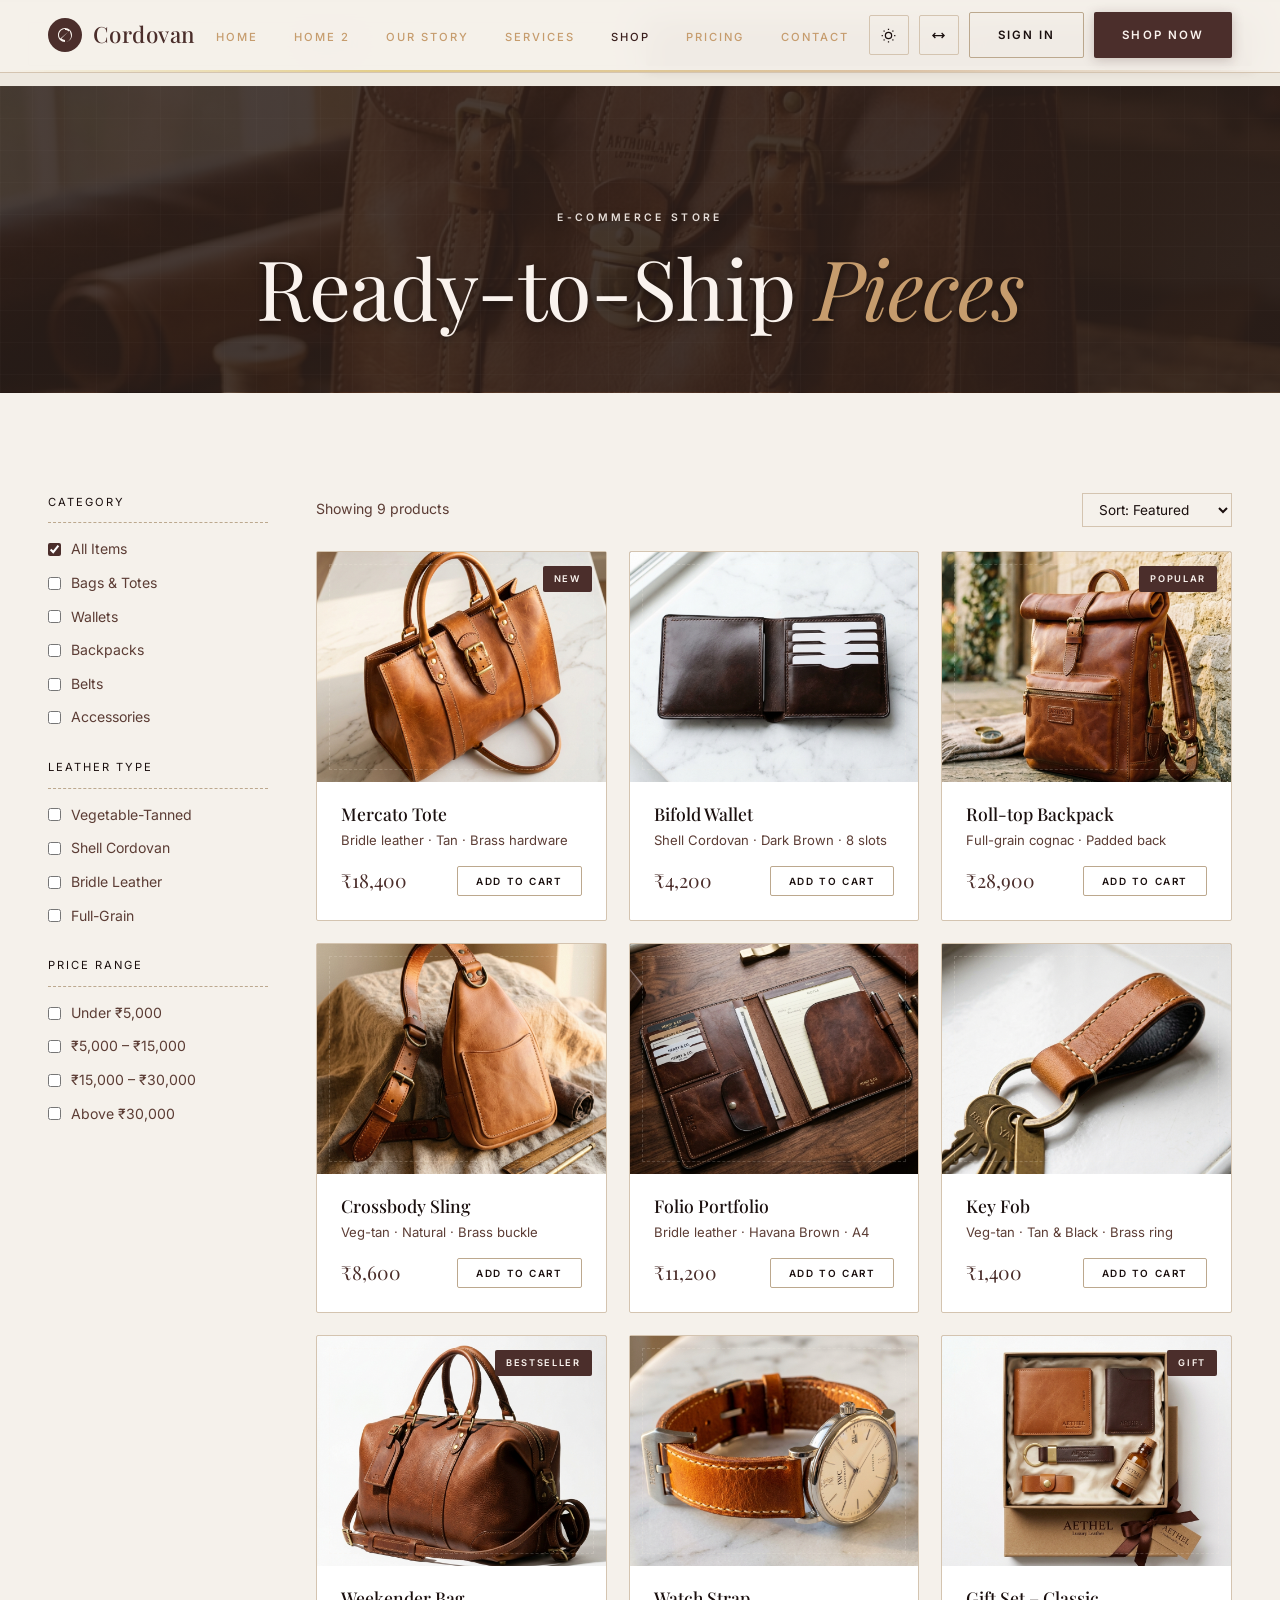
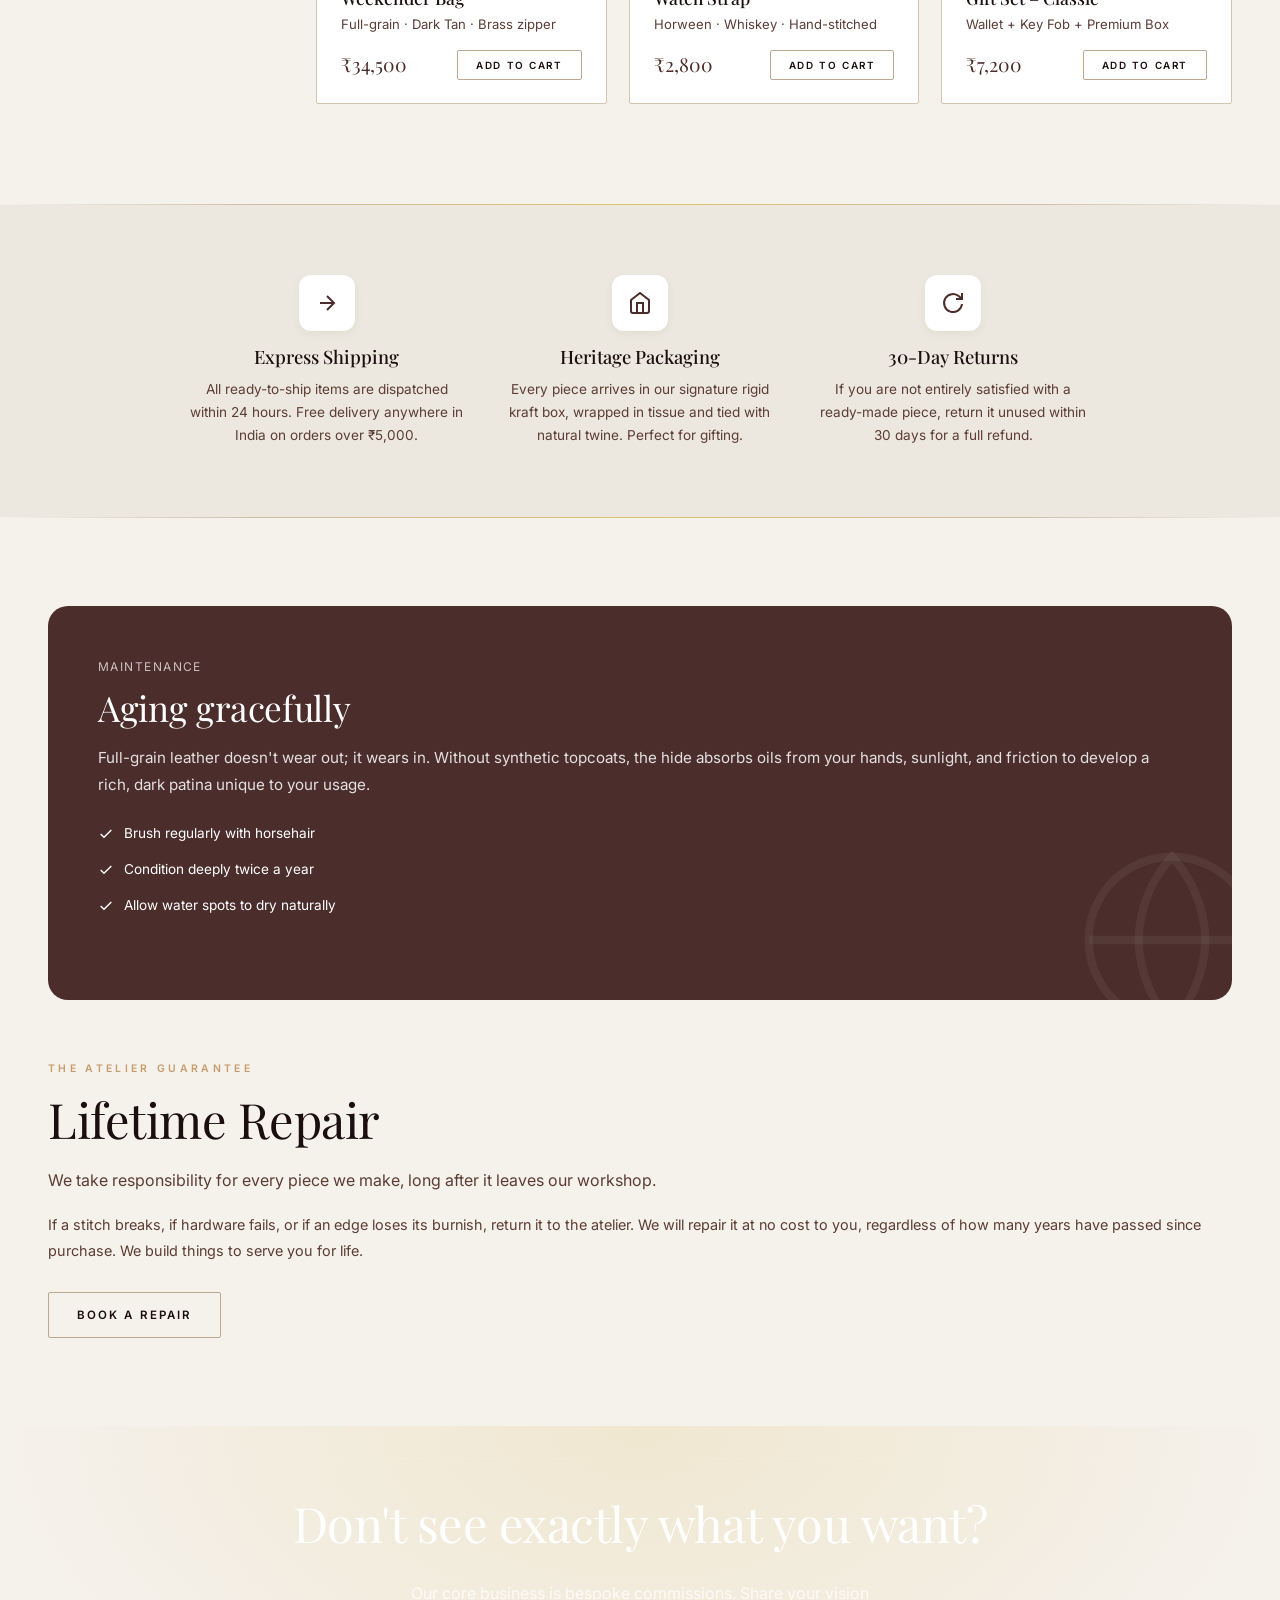
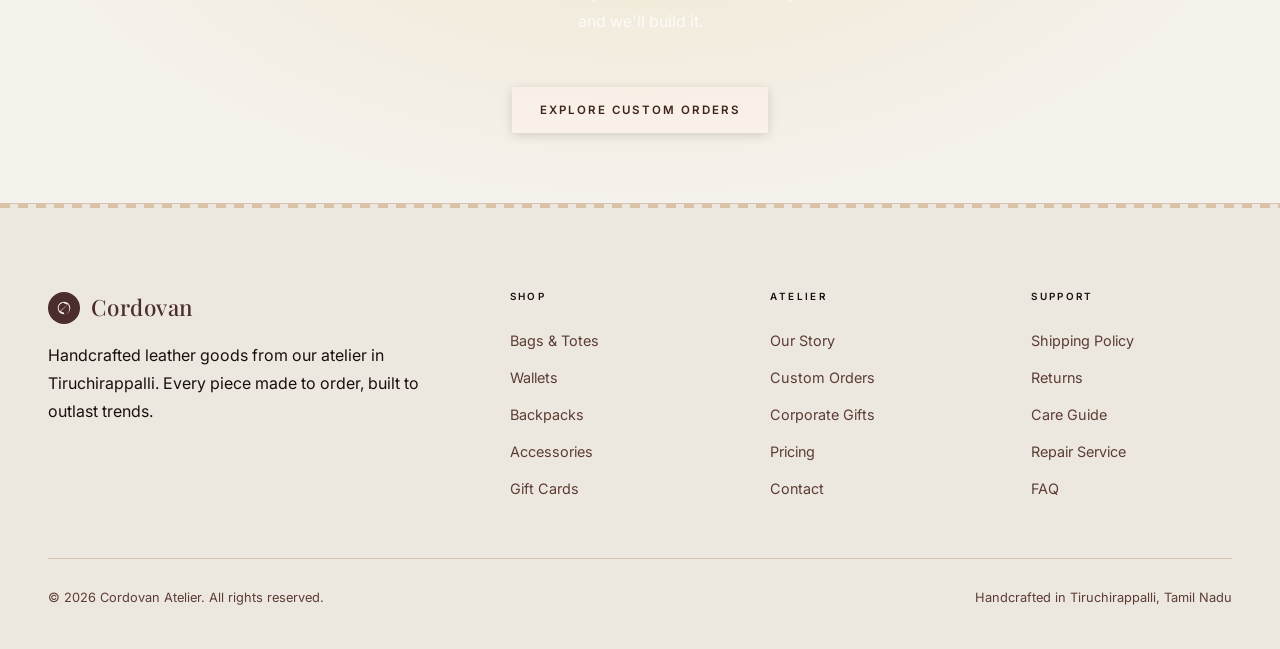
<file: pages/shop.html>
<!DOCTYPE html>
<html lang="en" data-theme="light">

<head>
  <meta charset="UTF-8" />
  <meta name="viewport" content="width=device-width, initial-scale=1.0" />
  <title>Shop Ready-to-Ship Pieces – Cordovan Atelier</title>
  <link rel="icon" type="image/png" href="../assets/favicon.png" />
  <link rel="preconnect" href="https://fonts.googleapis.com" />
  <link rel="preconnect" href="https://fonts.gstatic.com" crossorigin />
  <link
    href="https://fonts.googleapis.com/css2?family=Playfair+Display:ital,wght@0,400;0,500;0,700;1,400;1,500&family=Inter:wght@300;400;500;600&display=swap"
    rel="stylesheet" />
  <link rel="stylesheet" href="../assets/css/style.css" />
  <link rel="stylesheet" href="../assets/css/dark-mode.css" />
  <link rel="stylesheet" href="../assets/css/rtl.css" />
</head>

<body>

  <!-- ══════════════════════════ NAV ══════════════════════════ -->
  <nav id="mainNav">
    <div class="nav-inner">
      <div class="logo" onclick="showPage('home')">
        <div class="logo-mark">
          <svg width="18" height="18" viewBox="0 0 18 18">
            <path
              d="M9 2C5.1 2 2 5.1 2 9s3.1 7 7 7 7-3.1 7-7-3.1-7-7-7zm0 2c1.4 0 2.6.5 3.6 1.4L4.4 12.6C3.5 11.6 3 10.4 3 9c0-3.3 2.7-6 6-6zm0 10c-1.4 0-2.6-.5-3.6-1.4l8.2-8.2C14.5 7.4 15 8.6 15 10c0 3.3-2.7 5.9-6 5.9z" />
          </svg>
        </div>
        Cordovan
      </div>
      <ul class="nav-links">
        <li><a id="nav-home" onclick="showPage('home')">Home</a></li>
        <li><a id="nav-home-2" onclick="showPage('home2')">Home 2</a></li>
        <li><a id="nav-about" onclick="showPage('about')">Our Story</a></li>
        <li><a id="nav-services" onclick="showPage('services')">Services</a></li>
        <li><a id="nav-shop" onclick="showPage('shop')" class="active">Shop</a></li>
        <li><a id="nav-pricing" onclick="showPage('pricing')">Pricing</a></li>
        <li><a id="nav-contact" onclick="showPage('contact')">Contact</a></li>
      </ul>
      <div class="nav-actions">
        <button class="btn-icon" onclick="toggleTheme()" title="Toggle light/dark">
          <svg viewBox="0 0 24 24" fill="none" stroke="currentColor" stroke-width="2">
            <circle cx="12" cy="12" r="5" />
            <path
              d="M12 1v2M12 21v2M4.22 4.22l1.42 1.42M18.36 18.36l1.42 1.42M1 12h2M21 12h2M4.22 19.78l1.42-1.42M18.36 5.64l1.42-1.42" />
          </svg>
        </button>
        <button class="btn-icon" id="rtl-toggle-btn" onclick="toggleRTL()" title="Switch to RTL">
          <svg viewBox="0 0 24 24" fill="none" stroke="currentColor" stroke-width="2">
            <path d="M7 16l-4-4 4-4M3 12h18M17 8l4 4-4 4" />
          </svg>
        </button>
        <button class="btn-outline" onclick="showPage('login')">Sign In</button>
        <button class="btn-hide" onclick="showPage('shop')">Shop Now</button>
        <button class="btn-icon mobile-menu-btn" onclick="toggleMobile()">
          <svg viewBox="0 0 24 24" fill="none" stroke="currentColor" stroke-width="2">
            <line x1="3" y1="6" x2="21" y2="6" />
            <line x1="3" y1="12" x2="21" y2="12" />
            <line x1="3" y1="18" x2="21" y2="18" />
          </svg>
        </button>
      </div>
    </div>
  </nav>

  <div class="mobile-menu" id="mobileMenu">
    <a onclick="sp('home');toggleMobile()">Home</a>
    <a onclick="sp('home2');toggleMobile()">Home 2</a>
    <a onclick="sp('about');toggleMobile()">Our Story</a>
    <a onclick="sp('services');toggleMobile()">Services</a>
    <a onclick="sp('shop');toggleMobile()">Shop</a>
    <a onclick="sp('pricing');toggleMobile()">Pricing</a>
    <a onclick="sp('contact');toggleMobile()">Contact</a>
    <div class="mobile-menu-utils">
      <button class="mobile-util-btn" onclick="toggleTheme()" title="Toggle light / dark mode">
        <svg viewBox="0 0 24 24" fill="none" stroke="currentColor" stroke-width="2">
          <circle cx="12" cy="12" r="5" />
          <path
            d="M12 1v2M12 21v2M4.22 4.22l1.42 1.42M18.36 18.36l1.42 1.42M1 12h2M21 12h2M4.22 19.78l1.42-1.42M18.36 5.64l1.42-1.42" />
        </svg>
        <span>Light / Dark</span>
      </button>
      <button class="mobile-util-btn" onclick="toggleRTL()" title="Toggle RTL layout">
        <svg viewBox="0 0 24 24" fill="none" stroke="currentColor" stroke-width="2">
          <path d="M7 16l-4-4 4-4M3 12h18M17 8l4 4-4 4" />
        </svg>
        <span>RTL Layout</span>
      </button>
    </div>
    <div class="mobile-menu-actions">
      <button class="btn-outline" onclick="sp('login');toggleMobile()">Sign In</button>
      <button class="btn-hide" onclick="sp('shop');toggleMobile()">Shop Now</button>
    </div>
  </div>

  <div class="mobile-menu-actions">
    <button class="btn-outline" onclick="sp('login');toggleMobile()">Sign In</button>
    <button class="btn-hide" onclick="sp('shop');toggleMobile()">Shop Now</button>
  </div>
  </div>

  <!-- Page Hero -->
  <div class="page-hero">
    <div class="page-hero-inner">
      <span class="eyebrow">E-Commerce Store</span>
      <h1>Ready-to-Ship <em style="font-style:italic;color:var(--wax)">Pieces</em></h1>
    </div>
  </div>

  <section>
    <div class="container">
      <div class="shop-layout">
        <aside>
          <div class="sidebar-heading">Category</div>
          <div class="filter-list">
            <div class="filter-item"><input type="checkbox" checked /><label>All Items</label></div>
            <div class="filter-item"><input type="checkbox" /><label>Bags &amp; Totes</label></div>
            <div class="filter-item"><input type="checkbox" /><label>Wallets</label></div>
            <div class="filter-item"><input type="checkbox" /><label>Backpacks</label></div>
            <div class="filter-item"><input type="checkbox" /><label>Belts</label></div>
            <div class="filter-item"><input type="checkbox" /><label>Accessories</label></div>
          </div>
          <div class="sidebar-heading">Leather Type</div>
          <div class="filter-list">
            <div class="filter-item"><input type="checkbox" /><label>Vegetable-Tanned</label></div>
            <div class="filter-item"><input type="checkbox" /><label>Shell Cordovan</label></div>
            <div class="filter-item"><input type="checkbox" /><label>Bridle Leather</label></div>
            <div class="filter-item"><input type="checkbox" /><label>Full-Grain</label></div>
          </div>
          <div class="sidebar-heading">Price Range</div>
          <div class="filter-list">
            <div class="filter-item"><input type="checkbox" /><label>Under ₹5,000</label></div>
            <div class="filter-item"><input type="checkbox" /><label>₹5,000 – ₹15,000</label></div>
            <div class="filter-item"><input type="checkbox" /><label>₹15,000 – ₹30,000</label></div>
            <div class="filter-item"><input type="checkbox" /><label>Above ₹30,000</label></div>
          </div>
        </aside>
        <div>
          <div class="shop-top">
            <p>Showing 9 products</p><select class="sort-sel">
              <option>Sort: Featured</option>
              <option>Price: Low–High</option>
              <option>Price: High–Low</option>
              <option>Newest</option>
            </select>
          </div>
          <div class="shop-grid">

            <!-- 1. Mercato Tote -->
            <div class="product-card">
              <div class="product-img tan" style="height:230px">
                <img src="../assets/images/shop_tote_bag.png" alt="Mercato Tote – bridle leather tan tote bag"
                  class="prod-img" />
                <span class="product-badge">New</span>
              </div>
              <div class="product-info">
                <h3 style="font-size:1.1rem">Mercato Tote</h3>
                <p style="font-size:.82rem;margin-bottom:12px">Bridle leather · Tan · Brass hardware</p>
                <div class="product-footer"><span class="price" style="font-size:1.2rem">₹18,400</span><button
                    class="btn-cart">Add to Cart</button></div>
              </div>
            </div>

            <!-- 2. Bifold Wallet -->
            <div class="product-card">
              <div class="product-img dark" style="height:230px">
                <img src="../assets/images/product_wallet.png" alt="Bifold Cardholder – shell cordovan dark walnut"
                  class="prod-img" />
              </div>
              <div class="product-info">
                <h3 style="font-size:1.1rem">Bifold Wallet</h3>
                <p style="font-size:.82rem;margin-bottom:12px">Shell Cordovan · Dark Brown · 8 slots</p>
                <div class="product-footer"><span class="price" style="font-size:1.2rem">₹4,200</span><button
                    class="btn-cart">Add to Cart</button></div>
              </div>
            </div>

            <!-- 3. Roll-top Backpack -->
            <div class="product-card">
              <div class="product-img cog" style="height:230px">
                <img src="../assets/images/product_backpack.png" alt="Roll-top Backpack – full-grain cognac leather"
                  class="prod-img" />
                <span class="product-badge">Popular</span>
              </div>
              <div class="product-info">
                <h3 style="font-size:1.1rem">Roll-top Backpack</h3>
                <p style="font-size:.82rem;margin-bottom:12px">Full-grain cognac · Padded back</p>
                <div class="product-footer"><span class="price" style="font-size:1.2rem">₹28,900</span><button
                    class="btn-cart">Add to Cart</button></div>
              </div>
            </div>

            <!-- 4. Crossbody Sling -->
            <div class="product-card">
              <div class="product-img tan" style="height:230px">
                <img src="../assets/images/shop_crossbody.png" alt="Crossbody Sling – vegetable-tanned natural leather"
                  class="prod-img" />
              </div>
              <div class="product-info">
                <h3 style="font-size:1.1rem">Crossbody Sling</h3>
                <p style="font-size:.82rem;margin-bottom:12px">Veg-tan · Natural · Brass buckle</p>
                <div class="product-footer"><span class="price" style="font-size:1.2rem">₹8,600</span><button
                    class="btn-cart">Add to Cart</button></div>
              </div>
            </div>

            <!-- 5. Folio Portfolio -->
            <div class="product-card">
              <div class="product-img dark" style="height:230px">
                <img src="../assets/images/shop_portfolio.png" alt="Folio Portfolio – bridle leather Havana brown"
                  class="prod-img" />
              </div>
              <div class="product-info">
                <h3 style="font-size:1.1rem">Folio Portfolio</h3>
                <p style="font-size:.82rem;margin-bottom:12px">Bridle leather · Havana Brown · A4</p>
                <div class="product-footer"><span class="price" style="font-size:1.2rem">₹11,200</span><button
                    class="btn-cart">Add to Cart</button></div>
              </div>
            </div>

            <!-- 6. Key Fob -->
            <div class="product-card">
              <div class="product-img cog" style="height:230px">
                <img src="../assets/images/shop_keyfob.png" alt="Key Fob – vegetable-tanned leather tan and black"
                  class="prod-img" />
              </div>
              <div class="product-info">
                <h3 style="font-size:1.1rem">Key Fob</h3>
                <p style="font-size:.82rem;margin-bottom:12px">Veg-tan · Tan &amp; Black · Brass ring</p>
                <div class="product-footer"><span class="price" style="font-size:1.2rem">₹1,400</span><button
                    class="btn-cart">Add to Cart</button></div>
              </div>
            </div>

            <!-- 7. Weekender Bag -->
            <div class="product-card">
              <div class="product-img tan" style="height:230px">
                <img src="../assets/images/shop_weekender.png" alt="Weekender Bag – full-grain dark tan leather"
                  class="prod-img" />
                <span class="product-badge">Bestseller</span>
              </div>
              <div class="product-info">
                <h3 style="font-size:1.1rem">Weekender Bag</h3>
                <p style="font-size:.82rem;margin-bottom:12px">Full-grain · Dark Tan · Brass zipper</p>
                <div class="product-footer"><span class="price" style="font-size:1.2rem">₹34,500</span><button
                    class="btn-cart">Add to Cart</button></div>
              </div>
            </div>

            <!-- 8. Watch Strap -->
            <div class="product-card">
              <div class="product-img dark" style="height:230px">
                <img src="../assets/images/shop_watch_strap.png" alt="Watch Strap – Horween whiskey leather"
                  class="prod-img" />
              </div>
              <div class="product-info">
                <h3 style="font-size:1.1rem">Watch Strap</h3>
                <p style="font-size:.82rem;margin-bottom:12px">Horween · Whiskey · Hand-stitched</p>
                <div class="product-footer"><span class="price" style="font-size:1.2rem">₹2,800</span><button
                    class="btn-cart">Add to Cart</button></div>
              </div>
            </div>

            <!-- 9. Gift Set -->
            <div class="product-card">
              <div class="product-img cog" style="height:230px">
                <img src="../assets/images/shop_giftset.png" alt="Gift Set Classic – wallet, key fob and accessories"
                  class="prod-img" />
                <span class="product-badge">Gift</span>
              </div>
              <div class="product-info">
                <h3 style="font-size:1.1rem">Gift Set – Classic</h3>
                <p style="font-size:.82rem;margin-bottom:12px">Wallet + Key Fob + Premium Box</p>
                <div class="product-footer"><span class="price" style="font-size:1.2rem">₹7,200</span><button
                    class="btn-cart">Add to Cart</button></div>
              </div>
            </div>

          </div>
        </div>
      </div>
    </div>
  </section>

  <div class="divider-stitch"></div>

  <!-- SH3: Shipping & Returns -->
  <section style="padding:70px 0;background:var(--parch2,#f8f5f0)">
    <div class="container">
      <div
        style="display:grid;grid-template-columns:repeat(auto-fit,minmax(250px,1fr));gap:40px;max-width:900px;margin:0 auto">
        <div style="text-align:center">
          <div
            style="width:56px;height:56px;border-radius:12px;background:white;margin:0 auto 16px;display:flex;align-items:center;justify-content:center;box-shadow:0 3px 10px rgba(44,31,26,.05)">
            <svg width="24" height="24" viewBox="0 0 24 24" fill="none" stroke="var(--hide)" stroke-width="2">
              <path d="M5 12h14M12 5l7 7-7 7" />
            </svg></div>
          <h4 style="font-family:'Playfair Display',serif;font-size:1.15rem;margin-bottom:10px">Express Shipping</h4>
          <p style="font-size:.85rem;color:var(--ink-mid);line-height:1.7">All ready-to-ship items are dispatched within
            24 hours. Free delivery anywhere in India on orders over ₹5,000.</p>
        </div>
        <div style="text-align:center">
          <div
            style="width:56px;height:56px;border-radius:12px;background:white;margin:0 auto 16px;display:flex;align-items:center;justify-content:center;box-shadow:0 3px 10px rgba(44,31,26,.05)">
            <svg width="24" height="24" viewBox="0 0 24 24" fill="none" stroke="var(--hide)" stroke-width="2">
              <path d="M3 9l9-7 9 7v11a2 2 0 0 1-2 2H5a2 2 0 0 1-2-2z" />
              <polyline points="9 22 9 12 15 12 15 22" />
            </svg></div>
          <h4 style="font-family:'Playfair Display',serif;font-size:1.15rem;margin-bottom:10px">Heritage Packaging</h4>
          <p style="font-size:.85rem;color:var(--ink-mid);line-height:1.7">Every piece arrives in our signature rigid
            kraft box, wrapped in tissue and tied with natural twine. Perfect for gifting.</p>
        </div>
        <div style="text-align:center">
          <div
            style="width:56px;height:56px;border-radius:12px;background:white;margin:0 auto 16px;display:flex;align-items:center;justify-content:center;box-shadow:0 3px 10px rgba(44,31,26,.05)">
            <svg width="24" height="24" viewBox="0 0 24 24" fill="none" stroke="var(--hide)" stroke-width="2">
              <path d="M21 2v6h-6M21 13a9 9 0 1 1-3-7.7L21 8" />
            </svg></div>
          <h4 style="font-family:'Playfair Display',serif;font-size:1.15rem;margin-bottom:10px">30-Day Returns</h4>
          <p style="font-size:.85rem;color:var(--ink-mid);line-height:1.7">If you are not entirely satisfied with a
            ready-made piece, return it unused within 30 days for a full refund.</p>
        </div>
      </div>
    </div>
  </section>

  <div class="divider-stitch"></div>

  <!-- SH4: Leather Care -->
  <section style="padding:88px 0">
    <div class="container">
      <div style="display:grid;grid-template-columns:1fr;gap:60px;align-items:center">
        <div
          style="background:var(--hide);border-radius:20px;padding:50px;color:white;position:relative;overflow:hidden">
          <svg width="200" height="200" viewBox="0 0 24 24" fill="none" stroke="rgba(255,255,255,.05)" stroke-width="1"
            style="position:absolute;bottom:-40px;right:-40px">
            <circle cx="12" cy="12" r="10" />
            <path d="M12 2a15.3 15.3 0 0 1 4 10 15.3 15.3 0 0 1-4 10 15.3 15.3 0 0 1-4-10 15.3 15.3 0 0 1 4-10z" />
            <path d="M2 12h20" />
          </svg>
          
          <div style="position:relative;z-index:1">
            <span
              style="display:block;font-size:.75rem;letter-spacing:.12em;text-transform:uppercase;color:rgba(255,255,255,.7);margin-bottom:12px">Maintenance</span>
            <h2 style="color:white;font-size:2.2rem;margin-bottom:16px">Aging gracefully</h2>
            <p style="font-size:.95rem;line-height:1.8;color:rgba(255,255,255,.85);margin-bottom:24px">Full-grain
              leather doesn't wear out; it wears in. Without synthetic topcoats, the hide absorbs oils from your hands,
              sunlight, and friction to develop a rich, dark patina unique to your usage.</p>
            <ul style="list-style:none;padding:0;display:flex;flex-direction:column;gap:12px;margin-bottom:32px">
              <li style="display:flex;align-items:center;gap:10px;font-size:.85rem;color:white"><svg width="16"
                  height="16" viewBox="0 0 24 24" fill="none" stroke="currentColor" stroke-width="2">
                  <polyline points="20 6 9 17 4 12" />
                </svg> Brush regularly with horsehair</li>
              <li style="display:flex;align-items:center;gap:10px;font-size:.85rem;color:white"><svg width="16"
                  height="16" viewBox="0 0 24 24" fill="none" stroke="currentColor" stroke-width="2">
                  <polyline points="20 6 9 17 4 12" />
                </svg> Condition deeply twice a year</li>
              <li style="display:flex;align-items:center;gap:10px;font-size:.85rem;color:white"><svg width="16"
                  height="16" viewBox="0 0 24 24" fill="none" stroke="currentColor" stroke-width="2">
                  <polyline points="20 6 9 17 4 12" />
                </svg> Allow water spots to dry naturally</li>
            </ul>
          </div>
        </div>
        <div>
          <span class="eyebrow">The Atelier Guarantee</span>
          <h2>Lifetime Repair</h2>
          <p style="margin-top:20px;font-size:1rem;line-height:1.9;color:var(--ink-mid)">We take responsibility for
            every piece we make, long after it leaves our workshop.</p>
          <p style="margin-top:16px;font-size:.9rem;line-height:1.8;color:var(--ink-mid)">If a stitch breaks, if
            hardware fails, or if an edge loses its burnish, return it to the atelier. We will repair it at no cost to
            you, regardless of how many years have passed since purchase. We build things to serve you for life.</p>
          <button class="btn-outline" style="margin-top:28px" onclick="showPage('contact')">Book a Repair</button>
        </div>
      </div>
    </div>
  </section>

  <!-- SH5: Custom Orders Promo -->
  <div class="cta-banner">
    <h2 style="color:white">Don't see exactly what you want?</h2>
    <p style="color:rgba(255,255,255,.8)">Our core business is bespoke commissions. Share your vision and we'll build
      it.</p>
    <button class="btn-inverted" onclick="showPage('services')">Explore Custom
      Orders</button>
  </div>

  <footer>
    <div class="footer-inner">
      <div class="footer-grid">
        <div>
          <div class="logo" style="cursor:default;margin-bottom:14px">
            <div class="logo-mark" style="width:32px;height:32px">
              <a href="../index.html">
                <svg width="16" height="16" viewBox="0 0 18 18" fill="white">
                  <path
                    d="M9 2C5.1 2 2 5.1 2 9s3.1 7 7 7 7-3.1 7-7-3.1-7-7-7zm0 2c1.4 0 2.6.5 3.6 1.4L4.4 12.6C3.5 11.6 3 10.4 3 9c0-3.3 2.7-6 6-6zm0 10c-1.4 0-2.6-.5-3.6-1.4l8.2-8.2C14.5 7.4 15 8.6 15 10c0 3.3-2.7 5.9-6 5.9z" />
                </svg>
              </a>
            </div>
            <a href="../index.html">Cordovan</a>
          </div>
          <p>Handcrafted leather goods from our atelier in Tiruchirappalli. Every piece made to order, built to outlast
            trends.</p>
        </div>
        <div class="footer-col">
          <h5>Shop</h5>
          <ul>
            <li><a onclick="showPage('shop')">Bags &amp; Totes</a></li>
            <li><a onclick="showPage('shop')">Wallets</a></li>
            <li><a onclick="showPage('shop')">Backpacks</a></li>
            <li><a onclick="showPage('shop')">Accessories</a></li>
            <li><a onclick="showPage('shop')">Gift Cards</a></li>
          </ul>
        </div>
        <div class="footer-col">
          <h5>Atelier</h5>
          <ul>
            <li><a onclick="showPage('about')">Our Story</a></li>
            <li><a onclick="showPage('services')">Custom Orders</a></li>
            <li><a onclick="showPage('services')">Corporate Gifts</a></li>
            <li><a onclick="showPage('pricing')">Pricing</a></li>
            <li><a onclick="showPage('contact')">Contact</a></li>
          </ul>
        </div>
        <div class="footer-col">
          <h5>Support</h5>
          <ul>
            <li><a href="#">Shipping Policy</a></li>
            <li><a href="#">Returns</a></li>
            <li><a href="#">Care Guide</a></li>
            <li><a href="#">Repair Service</a></li>
            <li><a href="#">FAQ</a></li>
          </ul>
        </div>
      </div>
      <div class="footer-bottom">
        <p>&copy; 2026 Cordovan Atelier. All rights reserved.</p>
        <p>Handcrafted in Tiruchirappalli, Tamil Nadu</p>
      </div>
    </div>
  </footer>

  <script src="../assets/js/main.js"></script>
  <script>
    function showPage(id) {
      var map = {
        home: '../index.html',
        home2: '../index-2.html',
        services: 'services.html',
        shop: 'shop.html', about: 'about.html',
        contact: 'contact.html', pricing: 'pricing.html',
        login: 'login.html', signup: 'signup.html'
      };
      if (map[id]) location.href = map[id];
    }
    var sp = showPage;
  </script>
</body>

</html>
</file>
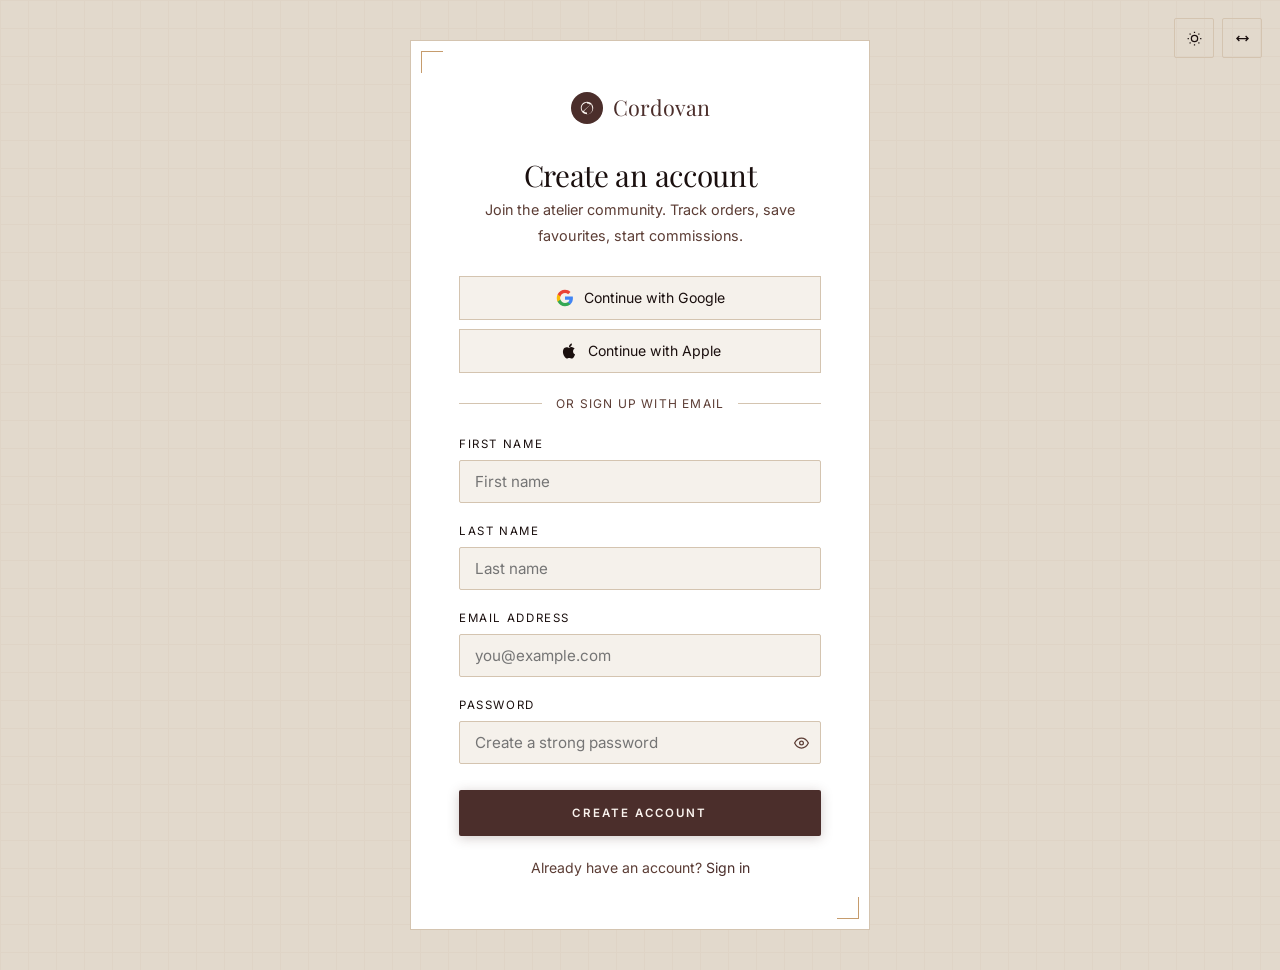
<file: pages/signup.html>
<!DOCTYPE html>
<html lang="en" data-theme="light">
<head>
<meta charset="UTF-8"/>
<meta name="viewport" content="width=device-width, initial-scale=1.0"/>
<title>Create Account – Cordovan Atelier</title>
<link rel="preconnect" href="https://fonts.googleapis.com"/>
<link rel="icon" type="image/png" href="../assets/favicon.png"/>
<link rel="preconnect" href="https://fonts.gstatic.com" crossorigin/>
<link href="https://fonts.googleapis.com/css2?family=Playfair+Display:ital,wght@0,400;0,500;0,700;1,400;1,500&family=Inter:wght@300;400;500;600&display=swap" rel="stylesheet"/>
<link rel="stylesheet" href="../assets/css/style.css"/>
<link rel="stylesheet" href="../assets/css/dark-mode.css"/>
<link rel="stylesheet" href="../assets/css/rtl.css"/>
</head>
<body>

<div class="auth-page">
    <div class="auth-top-right">
      <button class="btn-icon" onclick="toggleTheme()">
        <svg viewBox="0 0 24 24" fill="none" stroke="currentColor" stroke-width="2"><circle cx="12" cy="12" r="5"/><path d="M12 1v2M12 21v2M4.22 4.22l1.42 1.42M18.36 18.36l1.42 1.42M1 12h2M21 12h2M4.22 19.78l1.42-1.42M18.36 5.64l1.42-1.42"/></svg>
      </button>
      <button class="btn-icon" id="rtl-toggle-btn" onclick="toggleRTL()" title="Switch to RTL">
        <svg viewBox="0 0 24 24" fill="none" stroke="currentColor" stroke-width="2"><path d="M7 16l-4-4 4-4M3 12h18M17 8l4 4-4 4"/></svg>
      </button>
    </div>
  <div class="auth-card">
    <div class="auth-logo" onclick="showPage('home')">
      <div class="logo-mark" style="width:32px;height:32px"><svg width="16" height="16" viewBox="0 0 18 18" fill="white"><path d="M9 2C5.1 2 2 5.1 2 9s3.1 7 7 7 7-3.1 7-7-3.1-7-7-7zm0 2c1.4 0 2.6.5 3.6 1.4L4.4 12.6C3.5 11.6 3 10.4 3 9c0-3.3 2.7-6 6-6zm0 10c-1.4 0-2.6-.5-3.6-1.4l8.2-8.2C14.5 7.4 15 8.6 15 10c0 3.3-2.7 5.9-6 5.9z"/></svg></div>
      <span>Cordovan</span>
    </div>
    <h2 class="auth-title">Create an account</h2>
    <p class="auth-sub">Join the atelier community. Track orders, save favourites, start commissions.</p>
    <div class="social-btns">
      <button class="social-btn"><svg width="18" height="18" viewBox="0 0 24 24"><path fill="#4285F4" d="M22.56 12.25c0-.78-.07-1.53-.2-2.25H12v4.26h5.92c-.26 1.37-1.04 2.53-2.21 3.31v2.77h3.57c2.08-1.92 3.28-4.74 3.28-8.09z"/><path fill="#34A853" d="M12 23c2.97 0 5.46-.98 7.28-2.66l-3.57-2.77c-.98.66-2.23 1.06-3.71 1.06-2.86 0-5.29-1.93-6.16-4.53H2.18v2.84C3.99 20.53 7.7 23 12 23z"/><path fill="#FBBC05" d="M5.84 14.09c-.22-.66-.35-1.36-.35-2.09s.13-1.43.35-2.09V7.07H2.18C1.43 8.55 1 10.22 1 12s.43 3.45 1.18 4.93l2.85-2.22.81-.62z"/><path fill="#EA4335" d="M12 5.38c1.62 0 3.06.56 4.21 1.64l3.15-3.15C17.45 2.09 14.97 1 12 1 7.7 1 3.99 3.47 2.18 7.07l3.66 2.84c.87-2.6 3.3-4.53 6.16-4.53z"/></svg> Continue with Google</button>
      <button class="social-btn"><svg width="18" height="18" viewBox="0 0 24 24" fill="currentColor"><path d="M18.71 19.5c-.83 1.24-1.71 2.45-3.05 2.47-1.34.03-1.77-.79-3.29-.79-1.53 0-2 .77-3.27.82-1.31.05-2.3-1.32-3.14-2.53C4.25 17 2.94 12.45 4.7 9.39c.87-1.52 2.43-2.48 4.12-2.51 1.28-.02 2.5.87 3.29.87.78 0 2.26-1.07 3.8-.91.65.03 2.47.26 3.64 1.98-.09.06-2.17 1.28-2.15 3.81.03 3.02 2.65 4.03 2.68 4.04-.03.07-.42 1.44-1.38 2.83M13 3.5c.73-.83 1.94-1.46 2.94-1.5.13 1.17-.34 2.35-1.04 3.19-.69.85-1.83 1.51-2.95 1.42-.15-1.15.41-2.35 1.05-3.11z"/></svg> Continue with Apple</button>
    </div>
    <div class="auth-divider">or sign up with email</div>
    <div class="form-group"><label>First Name</label><input type="text" placeholder="First name"/></div>
    <div class="form-group"><label>Last Name</label><input type="text" placeholder="Last name"/></div>
    <div class="form-group"><label>Email Address</label><input type="email" placeholder="you@example.com"/></div>
    <div class="form-group"><label>Password</label><div class="input-wrap"><input type="password" id="sp2" placeholder="Create a strong password"/><button class="eye-btn" onclick="togglePwd('sp2')"><svg viewBox="0 0 24 24" fill="none" stroke="currentColor" stroke-width="2"><path d="M1 12s4-8 11-8 11 8 11 8-4 8-11 8-11-8-11-8z"/><circle cx="12" cy="12" r="3"/></svg></button></div></div>
    <button class="btn-hide btn-full" style="margin-top:8px">Create Account</button>
    <div class="auth-footer">Already have an account? <a onclick="showPage('login')">Sign in</a></div>
  </div>
</div>

<script src="../assets/js/main.js"></script>
<script>
function showPage(id) {
  var map = {
    home: '../index.html',
    home2: '../index-2.html',
    services: 'services.html',
    shop: 'shop.html', about: 'about.html',
    contact: 'contact.html', pricing: 'pricing.html',
    login: 'login.html', signup: 'signup.html'
  };
  if (map[id]) location.href = map[id];
}
var sp = showPage;
</script>
</body>
</html>
</file>
<file: assets/css/style.css>
/* ━━━━━━━━━━━━━━━━ EARTHY LUXURY THEME VARIABLES ━━━━━━━━━━━━━━━━ */
:root {
  /* Brand palette – Earthy Luxury */
  --hide: #4B2E2B;
  /* deep burgundy-brown – primary */
  --hide-deep: #3A1F1D;
  /* darkened primary */
  --wax: #C69C6D;
  /* warm caramel – secondary */
  --burnish: #D4AF37;
  /* gold accent */
  --thread: #C69C6D;
  /* decorative line colour */

  /* Surface palette */
  --parch: #F5F1EB;
  /* warm cream – page bg */
  --parch2: #EDE8DF;
  /* slightly deeper cream – alt sections */
  --parch3: #E2D9CC;
  /* muted linen – card/panel tones */
  --vellum: #FAF8F4;
  /* near-white card surface */

  /* Text */
  --ink: #1A0F0E;
  /* near-black heading text */
  --ink-mid: #5C3D35;
  /* muted body text */
  --ink-light: #9C7060;
  /* placeholder / subtle text */

  /* Structural */
  --seam: #D4C4B0;
  /* light border */
  --seam2: #BCA88E;
  /* medium border */
  --card-bg: #FFFFFF;
  --overlay-bg: rgba(248, 245, 240, 0.85);
  --nav-bg: rgba(245, 241, 235, 0.97);
  --shadow: 0 8px 48px rgba(75, 46, 43, 0.12);
  --radius: 2px;

  /* Typography */
  --font-display: 'Playfair Display', Georgia, serif;
  --font-serif: 'Playfair Display', Georgia, serif;
  --font-body: 'Inter', system-ui, sans-serif;
  --font-ui: 'Inter', system-ui, sans-serif;
}

/* ━━━━━━━━━━━━━━━━ LEATHER TEXTURE PATTERNS ━━━━━━━━━━━━━━━━ */
/* Saddle-stitch border utility */
.stitch-border {
  border: 2px dashed var(--seam);
  outline: 1px solid var(--seam2);
  outline-offset: -6px;
}

/* Tooled background for hero/section */
.tooled-bg {
  background-color: var(--parch2);
  background-image:
    repeating-linear-gradient(0deg,
      transparent,
      transparent 23px,
      var(--seam) 23px,
      var(--seam) 24px),
    repeating-linear-gradient(90deg,
      transparent,
      transparent 23px,
      var(--seam) 23px,
      var(--seam) 24px);
  background-size: 24px 24px;
  opacity: 1;
}

/* Grain overlay */
.grain::after {
  content: '';
  position: absolute;
  inset: 0;
  pointer-events: none;
  background-image: url("data:image/svg+xml,%3Csvg xmlns='http://www.w3.org/2000/svg' width='200' height='200'%3E%3Cfilter id='n'%3E%3CfeTurbulence type='fractalNoise' baseFrequency='0.65' numOctaves='3' stitchTiles='stitch'/%3E%3C/filter%3E%3Crect width='200' height='200' filter='url(%23n)' opacity='0.04'/%3E%3C/svg%3E");
  background-size: 200px 200px;
}

/* ━━━━━━━━━━━━━━━━ RESET ━━━━━━━━━━━━━━━━ */
*,
*::before,
*::after {
  box-sizing: border-box;
  margin: 0;
  padding: 0;
}

html {
  scroll-behavior: smooth;
  overflow-x: hidden;
}

body {
  font-family: var(--font-body);
  background: var(--parch);
  color: var(--ink);
  font-size: 16px;
  line-height: 1.75;
  transition: background .35s, color .35s;
  overflow-x: hidden;
}

img {
  max-width: 100%;
  display: block;
}

a {
  text-decoration: none;
  color: inherit;
}

ul {
  list-style: none;
}

/* ━━━━━━━━━━━━━━━━ TYPOGRAPHY ━━━━━━━━━━━━━━━━ */
h1,
h2,
h3,
h4 {
  font-family: var(--font-display);
  font-weight: 500;
  line-height: 1.1;
}

h1 {
  font-size: clamp(2.8rem, 6.5vw, 5.4rem);
  font-weight: 400;
  letter-spacing: -.01em;
}

h2 {
  font-size: clamp(1.9rem, 3.8vw, 3.2rem);
  font-weight: 400;
  letter-spacing: -.01em;
}

h3 {
  font-size: 1.55rem;
  font-weight: 500;
}

h4 {
  font-size: 1.1rem;
  font-weight: 500;
}

.serif {
  font-family: var(--font-serif);
}

.eyebrow {
  font-family: var(--font-ui);
  font-size: .65rem;
  letter-spacing: .32em;
  text-transform: uppercase;
  font-weight: 600;
  color: var(--wax);
  display: block;
  margin-bottom: 14px;
}

p,
li {
  font-family: var(--font-body);
  font-weight: 400;
}

p.body {
  color: var(--ink-mid);
  max-width: 58ch;
}

/* ━━━━━━━━━━━━━━━━ BUTTONS ━━━━━━━━━━━━━━━━ */
.btn-hide {
  background: var(--hide);
  color: #FAF3EE;
  border: none;
  padding: 0 28px;
  height: 46px;
  font-family: var(--font-ui);
  font-size: .72rem;
  font-weight: 600;
  letter-spacing: .18em;
  text-transform: uppercase;
  cursor: pointer;
  border-radius: var(--radius);
  transition: background .25s, box-shadow .25s, transform .15s;
  position: relative;
  overflow: hidden;
  display: inline-flex;
  align-items: center;
  justify-content: center;
  box-shadow: 0 2px 12px rgba(75, 46, 43, .25);
}

.btn-inverted {
  background: #FAF3EE;
  color: var(--hide-deep);
  border: none;
  padding: 0 28px;
  height: 46px;
  font-family: var(--font-ui);
  font-size: .72rem;
  font-weight: 600;
  letter-spacing: .18em;
  text-transform: uppercase;
  cursor: pointer;
  border-radius: var(--radius);
  transition: background .25s, transform .15s;
  display: inline-flex;
  align-items: center;
  justify-content: center;
  box-shadow: 0 2px 12px rgba(0, 0, 0, .15);
}

.btn-inverted:hover {
  background: #FFFFFF;
  box-shadow: 0 4px 20px rgba(0, 0, 0, .2);
}

.btn-hide:hover {
  background: var(--hide-deep);
  box-shadow: 0 4px 20px rgba(75, 46, 43, .35);
}

.btn-hide:active {
  transform: scale(.98);
}

.btn-outline {
  background: transparent;
  color: var(--ink);
  border: 1.5px solid var(--seam2);
  padding: 0 28px;
  height: 46px;
  font-family: var(--font-ui);
  font-size: .72rem;
  font-weight: 600;
  letter-spacing: .18em;
  text-transform: uppercase;
  cursor: pointer;
  border-radius: var(--radius);
  transition: border-color .25s, color .25s;
  display: inline-flex;
  align-items: center;
  justify-content: center;
}

.btn-outline:hover {
  border-color: var(--hide);
  color: var(--hide);
}

.btn-icon {
  width: 40px;
  height: 40px;
  border: 1.5px solid var(--seam);
  border-radius: var(--radius);
  background: transparent;
  cursor: pointer;
  color: var(--ink);
  display: flex;
  align-items: center;
  justify-content: center;
  transition: border-color .2s, background .2s;
}

.btn-icon:hover {
  border-color: var(--hide);
  background: var(--parch2);
}

.btn-icon svg {
  width: 15px;
  height: 15px;
}

/* ━━━━━━━━━━━━━━━━ NAV ━━━━━━━━━━━━━━━━ */
nav {
  position: fixed;
  top: 0;
  left: 0;
  right: 0;
  z-index: 1000;
  background: var(--nav-bg);
  backdrop-filter: blur(16px) saturate(1.4);
  border-bottom: 1px solid var(--seam);
  transition: background .35s;
}

nav::after {
  content: '';
  display: block;
  height: 2px;
  background: linear-gradient(90deg, transparent 0%, var(--burnish) 30%, var(--thread) 70%, transparent 100%);
  opacity: .55;
}

.nav-inner {
  max-width: 1320px;
  margin: 0 auto;
  display: flex;
  align-items: center;
  justify-content: space-between;
  padding: 0 48px;
  height: 70px;
}

.logo {
  display: flex;
  align-items: center;
  gap: 11px;
  cursor: pointer;
  font-family: var(--font-display);
  font-size: 1.4rem;
  font-weight: 500;
  color: var(--hide);
  letter-spacing: .02em;
}

.logo-mark {
  width: 34px;
  height: 34px;
  border-radius: 50%;
  background: var(--hide);
  display: flex;
  align-items: center;
  justify-content: center;
  flex-shrink: 0;
}

.logo-mark svg {
  fill: #FAF3EE;
}

.nav-links {
  display: flex;
  align-items: center;
  gap: 36px;
}

.nav-links a {
  font-family: var(--font-ui);
  font-size: .7rem;
  letter-spacing: .18em;
  text-transform: uppercase;
  font-weight: 500;
  color: var(--wax);
  transition: color .2s;
  cursor: pointer;
}

.nav-links a:hover,
.nav-links a.active {
  color: var(--hide-deep);
}

.nav-actions {
  display: flex;
  align-items: center;
  gap: 10px;
}

/* ━━━━━━━━━━━━━━━━ LAYOUT HELPERS ━━━━━━━━━━━━━━━━ */
.container {
  max-width: 1320px;
  margin: 0 auto;
  padding: 0 48px;
}

section {
  padding: 100px 0;
}

section .container {
  padding-top: 0;
  padding-bottom: 0;
}

/* ━━━━━━━━━━━━━━━━ STRIP (marquee-like) ━━━━━━━━━━━━━━━━ */
.brand-strip {
  background: var(--hide);
  padding: 14px 48px;
  display: flex;
  align-items: center;
  justify-content: center;
  gap: 40px;
  flex-wrap: wrap;
  position: relative;
  overflow: hidden;
}

.brand-strip::before,
.brand-strip::after {
  content: '';
  position: absolute;
  top: 0;
  bottom: 0;
  width: 4px;
  background: repeating-linear-gradient(180deg,
      #FBF2E6 0, #FBF2E6 6px,
      transparent 6px, transparent 12px);
  opacity: .4;
}

.brand-strip::before {
  left: 24px;
}

.brand-strip::after {
  right: 24px;
}

.strip-item {
  font-family: var(--font-body);
  font-size: .72rem;
  letter-spacing: .22em;
  text-transform: uppercase;
  color: rgba(251, 242, 230, .88);
}

.strip-lozenge {
  width: 5px;
  height: 5px;
  border-radius: 50%;
  background: var(--thread);
}

/* ━━━━━━━━━━━━━━━━ HERO ━━━━━━━━━━━━━━━━ */
.hero-wrap {
  padding-top: 73px;
  background: var(--parch);
  position: relative;
  overflow: hidden;
}

.hero-wrap::before {
  content: '';
  position: absolute;
  inset: 0;
  pointer-events: none;
  background-image:
    linear-gradient(var(--seam) 1px, transparent 1px),
    linear-gradient(90deg, var(--seam) 1px, transparent 1px);
  background-size: 48px 48px;
  opacity: .18;
}

.hero-inner {
  max-width: 1320px;
  margin: 0 auto;
  padding: 80px 48px;
  display: grid;
  grid-template-columns: 1fr 1fr;
  align-items: center;
  gap: 80px;
  min-height: calc(100vh - 73px);
}

.hero-content h1 {
  margin-bottom: 24px;
}

.hero-content h1 em {
  font-style: italic;
  color: var(--hide);
}

.hero-content p {
  font-size: 1.1rem;
  line-height: 1.85;
  color: var(--ink-mid);
  margin-bottom: 40px;
  max-width: 50ch;
}

.hero-ctas {
  display: flex;
  gap: 12px;
  flex-wrap: wrap;
}

.hero-ctas .btn-hide,
.hero-ctas .btn-outline {
  height: 50px;
  padding: 0 32px;
  font-size: .82rem;
}

.hero-visual {
  position: relative;
  height: 68vh;
  min-height: 480px;
  border-radius: 2px;
  overflow: hidden;
}

.hero-visual-inner {
  width: 100%;
  height: 100%;
  background: linear-gradient(145deg, #C69C6D 0%, #4B2E2B 45%, #2E1614 100%);
  display: flex;
  align-items: center;
  justify-content: center;
  position: relative;
}

/* When a real image is loaded, dim the gradient overlay */
.hero-visual-inner.has-image {
  background: none;
}

.hero-visual-inner img.hero-img {
  position: absolute;
  inset: 0;
  width: 100%;
  height: 100%;
  object-fit: cover;
  object-position: center;
  display: block;
}

.hero-img-overlay {
  position: absolute;
  inset: 0;
  background: linear-gradient(to right, rgba(26, 15, 14, .5) 0%, rgba(26, 15, 14, .08) 100%);
  pointer-events: none;
}

.hero-visual-inner::before {
  content: '';
  position: absolute;
  inset: 16px;
  z-index: 2;
  border: 2px dashed rgba(251, 242, 230, .2);
  pointer-events: none;
}

.hero-visual-icon {
  display: flex;
  flex-direction: column;
  align-items: center;
  gap: 16px;
  color: rgba(251, 242, 230, .6);
  position: relative;
  z-index: 2;
}

.hero-visual-icon svg {
  width: 72px;
  height: 72px;
}

.hero-visual-icon span {
  font-family: var(--font-display);
  font-size: 1rem;
  letter-spacing: .1em;
  color: rgba(251, 242, 230, .5);
}

.hero-tag {
  position: absolute;
  bottom: 28px;
  left: 28px;
  z-index: 3;
  background: rgba(245, 241, 235, .97);
  border-radius: 2px;
  padding: 16px 22px;
  border-left: 4px solid var(--burnish);
  box-shadow: 0 4px 24px rgba(26, 15, 14, .2);
}

.hero-tag .tag-num {
  font-family: var(--font-display);
  font-size: 2.2rem;
  font-weight: 700;
  color: var(--hide);
  line-height: 1;
}

.hero-tag .tag-label {
  font-family: var(--font-ui);
  font-size: .65rem;
  letter-spacing: .18em;
  text-transform: uppercase;
  font-weight: 500;
  color: var(--ink-mid);
  margin-top: 2px;
}

.punch-row {
  position: absolute;
  right: 24px;
  top: 50%;
  transform: translateY(-50%);
  display: flex;
  flex-direction: column;
  gap: 10px;
  z-index: 3;
}

.punch-dot {
  width: 8px;
  height: 8px;
  border-radius: 50%;
  background: rgba(251, 242, 230, .3);
  border: 1px solid rgba(251, 242, 230, .5);
}

/* ━━━━━━━━━━━━━━━━ SECTION DIVIDER ━━━━━━━━━━━━━━━━ */
.divider-stitch {
  height: 1px;
  background: linear-gradient(90deg, transparent 0%, var(--seam2) 20%, var(--burnish) 50%, var(--seam2) 80%, transparent 100%);
  opacity: .7;
  margin: 0;
}

/* ━━━━━━━━━━━━━━━━ CRAFT STORY ━━━━━━━━━━━━━━━━ */
.craft-grid {
  display: grid;
  grid-template-columns: 1fr 1fr;
  gap: 80px;
  align-items: center;
}

.craft-visual {
  height: 540px;
  background: linear-gradient(155deg, #C69C6D 0%, #4B2E2B 55%, #2A1615 100%);
  border-radius: 2px;
  position: relative;
  overflow: hidden;
  display: flex;
  align-items: center;
  justify-content: center;
}

.craft-visual img.craft-img {
  position: absolute;
  inset: 0;
  width: 100%;
  height: 100%;
  object-fit: cover;
  object-position: center;
  display: block;
}

.craft-img-overlay {
  position: absolute;
  inset: 0;
  background: linear-gradient(to top, rgba(30, 19, 10, .6) 0%, rgba(30, 19, 10, .15) 60%);
  z-index: 1;
  pointer-events: none;
}

.craft-visual::after {
  content: '';
  position: absolute;
  inset: 20px;
  z-index: 2;
  border: 1px dashed rgba(251, 242, 230, .25);
  pointer-events: none;
}

.craft-visual-label {
  color: rgba(251, 242, 230, .9);
  font-family: var(--font-display);
  font-size: 1.05rem;
  letter-spacing: .08em;
  text-align: center;
  position: relative;
  z-index: 3;
  text-shadow: 0 2px 12px rgba(0, 0, 0, .5);
}

.craft-visual svg {
  width: 60px;
  height: 60px;
  margin: 0 auto 12px;
  display: block;
}

.craft-steps {
  margin-top: 44px;
  display: flex;
  flex-direction: column;
  gap: 28px;
}

.craft-step {
  display: flex;
  gap: 22px;
  align-items: flex-start;
}

.step-num {
  font-family: var(--font-display);
  font-size: 2.8rem;
  font-weight: 400;
  color: var(--burnish);
  line-height: 1;
  flex-shrink: 0;
  width: 48px;
}

.step-body h4 {
  font-family: var(--font-ui);
  font-size: .68rem;
  letter-spacing: .18em;
  text-transform: uppercase;
  color: var(--hide);
  margin-bottom: 6px;
  font-weight: 600;
}

.step-body p {
  font-size: .9rem;
  color: var(--ink-mid);
  line-height: 1.7;
}

/* ━━━━━━━━━━━━━━━━ PRODUCTS ━━━━━━━━━━━━━━━━ */
.section-alt {
  background: var(--parch2);
}

.products-header {
  display: flex;
  justify-content: space-between;
  align-items: flex-end;
  margin-bottom: 56px;
}

.product-grid {
  display: grid;
  grid-template-columns: repeat(3, 1fr);
  gap: 28px;
}

.product-card {
  background: var(--card-bg);
  border: 1px solid var(--seam);
  border-radius: var(--radius);
  overflow: hidden;
  transition: box-shadow .3s, transform .3s;
  cursor: pointer;
}

.product-card:hover {
  box-shadow: var(--shadow);
  transform: translateY(-5px);
}

.product-img {
  height: 270px;
  display: flex;
  align-items: center;
  justify-content: center;
  font-family: var(--font-display);
  font-size: 5rem;
  color: transparent;
  position: relative;
  overflow: hidden;
}

.product-img.tan {
  background: linear-gradient(135deg, #C69C6D, #4B2E2B);
}

.product-img.dark {
  background: linear-gradient(135deg, #3A1F1D, #20100F);
}

.product-img.cog {
  background: linear-gradient(135deg, #8B6040, #4B2E2B);
}

.product-img svg {
  width: 52px;
  height: 52px;
  color: rgba(245, 241, 235, .35);
  position: relative;
  z-index: 1;
}

/* Real product images */
.product-img img.prod-img {
  position: absolute;
  inset: 0;
  width: 100%;
  height: 100%;
  object-fit: cover;
  object-position: center;
  display: block;
  transition: transform .4s ease;
}

.product-card:hover .prod-img {
  transform: scale(1.04);
}

.product-img::before {
  content: '';
  position: absolute;
  inset: 12px;
  z-index: 2;
  border: 1px dashed rgba(251, 242, 230, .18);
  pointer-events: none;
}

.product-badge {
  position: absolute;
  top: 14px;
  right: 14px;
  background: var(--hide);
  color: #FAF3EE;
  font-family: var(--font-ui);
  font-size: .58rem;
  letter-spacing: .18em;
  text-transform: uppercase;
  font-weight: 600;
  padding: 5px 11px;
  border-radius: 2px;
}

.product-info {
  padding: 22px 24px;
}

.product-info h3 {
  font-size: 1.25rem;
  margin-bottom: 6px;
}

.product-info p {
  font-size: .88rem;
  color: var(--ink-mid);
  margin-bottom: 18px;
}

.product-footer {
  display: flex;
  justify-content: space-between;
  align-items: center;
}

.price {
  font-family: var(--font-display);
  font-size: 1.55rem;
  color: var(--hide);
}

.btn-cart {
  background: transparent;
  border: 1.5px solid var(--seam2);
  padding: 8px 18px;
  font-family: var(--font-ui);
  font-weight: 600;
  font-size: .62rem;
  letter-spacing: .16em;
  text-transform: uppercase;
  cursor: pointer;
  color: var(--ink);
  transition: all .25s;
  border-radius: var(--radius);
}

.btn-cart:hover {
  background: var(--hide);
  color: #FFFFFF;
  border-color: var(--hide);
}

/* ━━━━━━━━━━━━━━━━ CUSTOMISATION ━━━━━━━━━━━━━━━━ */
.custom-bg {
  background: var(--parch3);
  position: relative;
  overflow: hidden;
}

.custom-bg::before {
  content: '';
  position: absolute;
  inset: 0;
  pointer-events: none;
  background: repeating-linear-gradient(-45deg,
      transparent, transparent 14px,
      var(--seam) 14px, var(--seam) 15px);
  opacity: .12;
}

.custom-inner {
  max-width: 1320px;
  margin: 0 auto;
  padding: 100px 48px;
  position: relative;
}

.custom-grid {
  display: grid;
  grid-template-columns: 1fr 1fr;
  gap: 80px;
  align-items: start;
  margin-top: 56px;
}

.option-list {
  display: flex;
  flex-direction: column;
  gap: 14px;
}

.option-card {
  display: flex;
  gap: 16px;
  padding: 22px;
  background: var(--parch);
  border: 1px solid var(--seam);
  border-left: 4px solid var(--hide);
  transition: border-color .2s, box-shadow .2s;
}

.option-card:hover {
  box-shadow: 0 2px 20px rgba(139, 90, 43, .1);
}

.option-icon {
  width: 46px;
  height: 46px;
  flex-shrink: 0;
  background: var(--parch2);
  border: 1px solid var(--seam);
  display: flex;
  align-items: center;
  justify-content: center;
  color: var(--hide);
}

.option-icon svg {
  width: 20px;
  height: 20px;
}

.option-text h4 {
  font-family: var(--font-body);
  font-size: .8rem;
  letter-spacing: .12em;
  text-transform: uppercase;
  color: var(--ink);
  font-weight: 500;
  margin-bottom: 3px;
}

.option-text p {
  font-size: .88rem;
  color: var(--ink-mid);
}

/* ━━━━━━━━━━━━━━━━ TESTIMONIALS ━━━━━━━━━━━━━━━━ */
.testi-grid {
  display: grid;
  grid-template-columns: repeat(3, 1fr);
  gap: 28px;
  margin-top: 56px;
}

.testi-card {
  background: var(--card-bg);
  border: 1px solid var(--seam);
  padding: 32px 28px;
  position: relative;
  display: flex;
  flex-direction: column;
  height: 100%;
}

.testi-card::before,
.testi-card::after {
  content: '';
  position: absolute;
  width: 20px;
  height: 20px;
  border-color: var(--thread);
  border-style: solid;
}

.testi-card::before {
  top: 10px;
  left: 10px;
  border-width: 1px 0 0 1px;
}

.testi-card::after {
  bottom: 10px;
  right: 10px;
  border-width: 0 1px 1px 0;
}

.testi-stars {
  color: var(--burnish);
  font-size: .95rem;
  letter-spacing: 3px;
  margin-bottom: 18px;
}

.testi-card blockquote {
  font-family: var(--font-display);
  font-style: italic;
  font-size: 1.05rem;
  line-height: 1.7;
  color: var(--ink);
  margin-bottom: 20px;
}

.reviewer {
  display: flex;
  align-items: center;
  gap: 12px;
  margin-top: auto;
}

.reviewer-init {
  width: 40px;
  height: 40px;
  border-radius: 50%;
  background: var(--hide);
  display: flex;
  align-items: center;
  justify-content: center;
  font-family: var(--font-display);
  font-size: 1rem;
  color: #FAF3EE;
}

.reviewer-name {
  font-size: .85rem;
  font-weight: 600;
  font-family: var(--font-ui);
}

.reviewer-loc {
  font-size: .75rem;
  color: var(--ink-mid);
  font-family: var(--font-body);
}

/* ━━━━━━━━━━━━━━━━ CTA BANNER ━━━━━━━━━━━━━━━━ */
.cta-banner {
  background: linear-gradient(135deg, rgba(58,31,29,.85) 0%, rgba(75,46,43,.85) 60%, rgba(92,53,48,.85) 100%), url('../images/craft_workshop.png');
  background-size: cover;
  background-position: center;
  background-attachment: fixed; /* parallax feel */
  padding: 70px 48px;
  text-align: center;
  position: relative;
  overflow: hidden;
  display: flex;
  flex-direction: column;
  align-items: center;
  justify-content: center;
}

.cta-banner::before {
  content: '';
  position: absolute;
  inset: 0;
  background: radial-gradient(ellipse at center top, rgba(212, 175, 55, .15) 0%, transparent 70%);
}

.cta-banner::after {
  content: '';
  position: absolute;
  inset: 32px;
  border: 1px solid rgba(245, 241, 235, .12);
  pointer-events: none;
}

.cta-banner h2 {
  color: #F5F1EB;
  position: relative;
  z-index: 1;
  margin-bottom: 14px;
}

.cta-banner p {
  color: rgba(245, 241, 235, .65);
  text-align: center;
  margin: 0 auto 36px;
  padding: 16px;
  position: relative;
  z-index: 1;
  max-width: 52ch;
}

.cta-banner .btn-parch {
  background: #F5F1EB;
  color: var(--hide-deep);
  border: none;
  padding: 0 38px;
  height: 52px;
  font-family: var(--font-ui);
  font-size: .72rem;
  font-weight: 600;
  letter-spacing: .18em;
  text-transform: uppercase;
  cursor: pointer;
  border-radius: var(--radius);
  transition: all .25s;
  position: relative;
  z-index: 1;
  box-shadow: 0 2px 20px rgba(0, 0, 0, .25);
}

.cta-banner .btn-parch:hover {
  background: #fff;
  box-shadow: 0 4px 28px rgba(0, 0, 0, .35);
}

/* ━━━━━━━━━━━━━━━━ FOOTER ━━━━━━━━━━━━━━━━ */
footer {
  background: var(--parch2);
  border-top: 1px solid var(--seam);
  padding: 80px 48px 40px;
}

footer::before {
  content: '';
  display: block;
  height: 4px;
  margin-bottom: 0;
  background: repeating-linear-gradient(90deg,
      var(--thread) 0, var(--thread) 10px,
      transparent 10px, transparent 18px);
  opacity: .5;
  margin: -80px -48px 80px;
}

.footer-inner {
  max-width: 1320px;
  margin: 0 auto;
}

.footer-grid {
  display: grid;
  grid-template-columns: 2fr 1fr 1fr 1fr;
  gap: 60px;
  margin-bottom: 56px;
}

.footer-brand p {
  font-size: .9rem;
  color: var(--ink-mid);
  margin-top: 14px;
}

.footer-col h5 {
  font-family: var(--font-ui);
  font-size: .62rem;
  letter-spacing: .24em;
  text-transform: uppercase;
  font-weight: 600;
  color: var(--ink);
  margin-bottom: 20px;
}

.footer-col ul {
  display: flex;
  flex-direction: column;
  gap: 9px;
}

.footer-col ul li a {
  font-size: .9rem;
  color: var(--ink-mid);
  cursor: pointer;
  transition: color .2s;
}

.footer-col ul li a:hover {
  color: var(--hide);
}

.footer-bottom {
  border-top: 1px solid var(--seam);
  padding-top: 28px;
  display: flex;
  justify-content: space-between;
  align-items: center;
  flex-wrap: wrap;
  gap: 14px;
}

.footer-bottom p {
  font-size: .8rem;
  color: var(--ink-mid);
  margin: 0;
}

/* ━━━━━━━━━━━━━━━━ PAGE HERO (inner pages) ━━━━━━━━━━━━━━━━ */
.page-hero {
  padding-top: 73px;
  background: linear-gradient(135deg, rgba(44,31,26,.85) 0%, rgba(44,31,26,.92) 100%), url('../images/hero_leather_bag.png');
  background-size: cover;
  background-position: center;
  position: relative;
  overflow: hidden;
}

.page-hero::before {
  content: '';
  position: absolute;
  inset: 0;
  pointer-events: none;
  background-image:
    linear-gradient(rgba(245,241,235,.1) 1px, transparent 1px),
    linear-gradient(90deg, rgba(245,241,235,.1) 1px, transparent 1px);
  background-size: 32px 32px;
  opacity: .2;
}

.page-hero-inner {
  max-width: 1320px;
  margin: 0 auto;
  padding: 50px 48px 60px;
  position: relative;
  z-index: 1;
  display: flex;
  flex-direction: column;
  align-items: center;
  text-align: center;
}

.page-hero-inner h1 {
  color: #FAF3EE;
  text-shadow: 0 2px 10px rgba(0,0,0,0.5);
}

.page-hero-inner .eyebrow {
  color: #FAF3EE;
  text-shadow: 0 2px 10px rgba(0,0,0,0.5);
  opacity: 0.9;
}

.page-hero-inner p {
  font-size: 1.05rem;
  color: #FAF3EE;
  text-shadow: 0 2px 8px rgba(0,0,0,0.5);
  opacity: 0.9;
  margin-top: 16px;
  max-width: 52ch;
}

/* ━━━━━━━━━━━━━━━━ SERVICES ━━━━━━━━━━━━━━━━ */
.services-grid {
  display: grid;
  grid-template-columns: repeat(3, 1fr);
  gap: 24px;
}

.service-card {
  background: var(--card-bg);
  border: 1px solid var(--seam);
  padding: 38px 30px;
  transition: box-shadow .3s;
  position: relative;
}

.service-card::before,
.service-card::after {
  content: '';
  position: absolute;
  width: 16px;
  height: 16px;
  border-color: var(--thread);
  border-style: solid;
}

.service-card::before {
  top: 8px;
  left: 8px;
  border-width: 1px 0 0 1px;
}

.service-card::after {
  bottom: 8px;
  right: 8px;
  border-width: 0 1px 1px 0;
}

.service-card:hover {
  box-shadow: var(--shadow);
}

.service-icon {
  width: 54px;
  height: 54px;
  background: var(--parch2);
  border: 1.5px solid var(--seam);
  display: flex;
  align-items: center;
  justify-content: center;
  color: var(--hide);
  margin-bottom: 22px;
}

.service-icon svg {
  width: 22px;
  height: 22px;
}

.service-card h3 {
  margin-bottom: 10px;
}

.service-card p {
  font-size: .9rem;
  color: var(--ink-mid);
}

.service-tag {
  font-size: .72rem;
  color: var(--wax);
  letter-spacing: .1em;
  text-transform: uppercase;
  margin-top: 16px;
  display: block;
}

.process-timeline {
  margin-top: 56px;
  display: grid;
  grid-template-columns: repeat(4, 1fr);
  gap: 40px;
  position: relative;
}

.process-timeline::before {
  content: '';
  position: absolute;
  top: 32px;
  left: 8%;
  right: 8%;
  height: 1px;
  background: repeating-linear-gradient(90deg, var(--seam2) 0, var(--seam2) 8px, transparent 8px, transparent 14px);
}

.process-step {
  text-align: center;
  position: relative;
}

.process-num {
  width: 64px;
  height: 64px;
  border-radius: 50%;
  background: var(--parch);
  border: 2px solid var(--seam2);
  display: flex;
  align-items: center;
  justify-content: center;
  font-family: var(--font-display);
  font-size: 1.5rem;
  color: var(--hide);
  margin: 0 auto 18px;
  position: relative;
  z-index: 1;
}

.process-step.done .process-num {
  background: var(--hide);
  color: #FAF3EE;
  border-color: var(--hide);
}

.process-step h4 {
  font-size: .65rem;
  letter-spacing: .2em;
  text-transform: uppercase;
  margin-bottom: 6px;
  font-family: var(--font-ui);
  font-weight: 600;
}

.process-step p {
  font-size: .85rem;
  color: var(--ink-mid);
  text-align: center;
}

/* ━━━━━━━━━━━━━━━━ ABOUT ━━━━━━━━━━━━━━━━ */
.about-grid {
  display: grid;
  grid-template-columns: 1fr 1fr;
  gap: 80px;
  align-items: center;
}

.about-visual {
  height: 570px;
  background: linear-gradient(150deg, #C69C6D 0%, #4B2E2B 50%, #2A1615 100%);
  border-radius: 2px;
  display: flex;
  align-items: center;
  justify-content: center;
  position: relative;
  overflow: hidden;
}

.about-visual img.about-img {
  position: absolute;
  inset: 0;
  width: 100%;
  height: 100%;
  object-fit: cover;
  object-position: top center;
  display: block;
}

.about-img-overlay {
  position: absolute;
  inset: 0;
  background: linear-gradient(to top, rgba(30, 19, 10, .5) 0%, rgba(30, 19, 10, .1) 70%);
  z-index: 1;
  pointer-events: none;
}

.about-visual::after {
  content: '';
  position: absolute;
  inset: 20px;
  z-index: 2;
  border: 1px dashed rgba(251, 242, 230, .25);
}

.about-pull {
  margin-top: 32px;
  padding: 24px 28px;
  border-left: 5px solid var(--hide);
  background: var(--parch2);
}

.about-pull blockquote {
  font-family: var(--font-display);
  font-style: italic;
  font-size: 1.2rem;
  line-height: 1.65;
  color: var(--ink);
}

.about-pull cite {
  display: block;
  margin-top: 10px;
  font-size: .8rem;
  color: var(--ink-mid);
  font-style: normal;
}

.values-grid {
  display: grid;
  grid-template-columns: repeat(4, 1fr);
  gap: 32px;
  margin-top: 56px;
}

.value-card {
  text-align: center;
  padding: 40px 16px;
  border: 1px solid var(--seam);
  background: var(--card-bg);
}

.value-num {
  font-family: var(--font-display);
  font-size: 3.8rem;
  font-weight: 400;
  color: var(--hide);
  line-height: 1;
  font-variant-numeric: lining-nums;
}

.value-card h4 {
  font-family: var(--font-body);
  font-size: .75rem;
  letter-spacing: .16em;
  text-transform: uppercase;
  margin: 10px 0 8px;
  color: var(--ink);
}

.value-card p {
  font-size: .85rem;
  color: var(--ink-mid);
  text-align: center;
  max-width: none;
}

/* ━━━━━━━━━━━━━━━━ CONTACT ━━━━━━━━━━━━━━━━ */
.contact-grid {
  display: grid;
  grid-template-columns: 1fr 1fr;
  gap: 80px;
}

.contact-item {
  display: flex;
  gap: 18px;
  align-items: flex-start;
  margin-bottom: 28px;
}

.contact-icon {
  width: 48px;
  height: 48px;
  flex-shrink: 0;
  background: var(--parch2);
  border: 1.5px solid var(--seam);
  display: flex;
  align-items: center;
  justify-content: center;
  color: var(--hide);
}

.contact-icon svg {
  width: 18px;
  height: 18px;
}

.contact-item h4 {
  font-family: var(--font-body);
  font-size: .75rem;
  letter-spacing: .14em;
  text-transform: uppercase;
  margin-bottom: 4px;
}

.contact-item p {
  font-size: .9rem;
  color: var(--ink-mid);
  margin: 0;
}

.form-group {
  margin-bottom: 18px;
}

.form-group label {
  display: block;
  font-family: var(--font-body);
  font-size: .72rem;
  letter-spacing: .14em;
  text-transform: uppercase;
  color: var(--ink);
  margin-bottom: 6px;
}

.form-group input,
.form-group select,
.form-group textarea {
  width: 100%;
  background: var(--parch);
  border: 1.5px solid var(--seam);
  padding: 11px 15px;
  font-family: var(--font-body);
  font-size: .95rem;
  color: var(--ink);
  outline: none;
  transition: border-color .2s;
  border-radius: var(--radius);
}

.form-group input:focus,
.form-group select:focus,
.form-group textarea:focus {
  border-color: var(--hide);
}

.form-group textarea {
  resize: vertical;
  min-height: 130px;
}

.form-submit .btn-hide {
  width: 100%;
  height: 48px;
  font-size: .82rem;
}

/* ━━━━━━━━━━━━━━━━ MAP SECTION ━━━━━━━━━━━━━━━━ */
.map-section {
  border-top: 1px solid var(--seam);
  position: relative;
}

.map-eyebrow {
  text-align: center;
  padding: 48px 48px 32px;
  background: var(--parch2);
  border-bottom: 1px solid var(--seam);
}

.map-eyebrow .eyebrow {
  display: block;
  margin-bottom: 8px;
}

.map-eyebrow p {
  font-size: .92rem;
  color: var(--ink-mid);
  font-family: var(--font-body);
  margin: 0;
}

.map-wrapper {
  position: relative;
  line-height: 0;
  /* remove gap under iframe */
}

.map-wrapper iframe {
  width: 100%;
  height: 460px;
  border: 0;
  display: block;
  filter: saturate(0.85) contrast(1.02);
}

.map-directions-btn {
  position: absolute;
  bottom: 28px;
  right: 32px;
  background: var(--hide);
  color: #FAF3EE;
  font-family: var(--font-ui);
  font-size: .65rem;
  font-weight: 600;
  letter-spacing: .18em;
  text-transform: uppercase;
  padding: 12px 22px;
  display: inline-flex;
  align-items: center;
  gap: 8px;
  border-radius: 2px;
  box-shadow: 0 4px 20px rgba(26, 15, 14, .35);
  transition: background .2s, box-shadow .2s;
  text-decoration: none;
  z-index: 10;
}

.map-directions-btn:hover {
  background: var(--hide-deep);
  box-shadow: 0 6px 28px rgba(26, 15, 14, .45);
}
.card{
  display: grid;
  grid-template-columns: repeat(4,1fr);
  gap: 20px;
}
.card-2{
  display: grid;
  grid-template-columns: repeat(3,1fr);
  gap: 20px;
}

@media (max-width:768px) {
  .map-wrapper iframe {
    height: 300px;
  }

  .map-eyebrow {
    padding: 32px 24px 24px;
  }

  .map-directions-btn {
    bottom: 16px;
    right: 16px;
  }
}

/* ━━━━━━━━━━━━━━━━ PRICING ━━━━━━━━━━━━━━━━ */
.pricing-grid {
  display: grid;
  grid-template-columns: repeat(3, 1fr);
  gap: 28px;
  margin-top: 56px;
}

.pricing-card {
  background: var(--card-bg);
  border: 1.5px solid var(--seam);
  padding: 38px 30px;
  position: relative;
  display: flex;
  flex-direction: column;
  height: 100%;
}

.pricing-card.popular {
  border-color: var(--hide);
  box-shadow: 0 0 0 1px var(--hide);
}

.popular-mark {
  position: absolute;
  top: -13px;
  left: 50%;
  transform: translateX(-50%);
  background: var(--hide);
  color: #FBF2E6;
  font-family: var(--font-body);
  font-size: .62rem;
  letter-spacing: .14em;
  text-transform: uppercase;
  padding: 4px 18px;
}

.plan-label {
  font-family: var(--font-body);
  font-size: .7rem;
  letter-spacing: .2em;
  text-transform: uppercase;
  color: var(--ink-mid);
  margin-bottom: 10px;
}

.plan-price {
  font-family: var(--font-display);
  font-size: 3rem;
  font-weight: 400;
  color: var(--ink);
  margin-bottom: 4px;
}

.plan-price span {
  font-size: 1rem;
  color: var(--ink-mid);
}

.plan-desc {
  font-size: .88rem;
  color: var(--ink-mid);
  margin-bottom: 28px;
}

.plan-feats {
  display: flex;
  flex-direction: column;
  gap: 10px;
  margin-bottom: 28px;
}

.feat {
  display: flex;
  align-items: center;
  gap: 10px;
  font-size: .88rem;
  color: var(--ink-mid);
}

.feat svg {
  flex-shrink: 0;
  color: var(--hide);
  width: 14px;
  height: 14px;
}

.feat.off {
  opacity: .38;
}

.plan-btn {
  width: 100%;
  height: 44px;
  cursor: pointer;
  font-family: var(--font-body);
  font-size: .78rem;
  letter-spacing: .12em;
  text-transform: uppercase;
  border-radius: var(--radius);
  margin-top: auto;
}

/* ━━━━━━━━━━━━━━━━ SHOP ━━━━━━━━━━━━━━━━ */
.shop-layout {
  display: grid;
  grid-template-columns: 220px 1fr;
  gap: 48px;
}

.sidebar-heading {
  font-family: var(--font-body);
  font-size: .7rem;
  letter-spacing: .18em;
  text-transform: uppercase;
  margin-bottom: 14px;
  padding-bottom: 10px;
  border-bottom: 1px dashed var(--seam2);
  color: var(--ink);
}

.filter-list {
  display: flex;
  flex-direction: column;
  gap: 9px;
  margin-bottom: 28px;
}

.filter-item {
  display: flex;
  align-items: center;
  gap: 10px;
  cursor: pointer;
}

.filter-item input {
  accent-color: var(--hide);
}

.filter-item label {
  font-size: .88rem;
  color: var(--ink-mid);
  cursor: pointer;
}

.shop-top {
  display: flex;
  justify-content: space-between;
  align-items: center;
  margin-bottom: 24px;
}

.shop-top p {
  font-size: .88rem;
  color: var(--ink-mid);
  margin: 0;
}

.sort-sel {
  background: var(--parch);
  border: 1.5px solid var(--seam);
  padding: 7px 12px;
  font-family: var(--font-body);
  font-size: .85rem;
  color: var(--ink);
  outline: none;
  cursor: pointer;
}

.shop-grid {
  display: grid;
  grid-template-columns: repeat(3, 1fr);
  gap: 22px;
}

/* ━━━━━━━━━━━━━━━━ AUTH ━━━━━━━━━━━━━━━━ */
.auth-page {
  min-height: 100vh;
  background: var(--parch3);
  display: flex;
  align-items: center;
  justify-content: center;
  padding: 40px;
  position: relative;
  overflow: hidden;
}

.auth-page::before {
  content: '';
  position: absolute;
  inset: 0;
  pointer-events: none;
  background-image:
    linear-gradient(var(--seam) 1px, transparent 1px),
    linear-gradient(90deg, var(--seam) 1px, transparent 1px);
  background-size: 28px 28px;
  opacity: .2;
}

.auth-card {
  background: var(--card-bg);
  border: 1.5px solid var(--seam);
  width: 100%;
  max-width: 460px;
  padding: 48px;
  position: relative;
  z-index: 1;
}

.auth-card::before,
.auth-card::after {
  content: '';
  position: absolute;
  width: 22px;
  height: 22px;
  border-color: var(--thread);
  border-style: solid;
}

.auth-card::before {
  top: 10px;
  left: 10px;
  border-width: 1.5px 0 0 1.5px;
}

.auth-card::after {
  bottom: 10px;
  right: 10px;
  border-width: 0 1.5px 1.5px 0;
}

.auth-top-right {
  position: absolute;
  top: 18px;
  right: 18px;
  display: flex;
  gap: 8px;
}

.auth-logo {
  display: flex;
  justify-content: center;
  align-items: center;
  gap: 10px;
  margin-bottom: 32px;
  cursor: pointer;
}

.auth-logo span {
  font-family: var(--font-display);
  font-size: 1.35rem;
  color: var(--hide);
}

.auth-title {
  text-align: center;
  font-family: var(--font-display);
  font-size: 1.85rem;
  margin-bottom: 6px;
}

.auth-sub {
  text-align: center;
  font-size: .9rem;
  color: var(--ink-mid);
  margin-bottom: 28px;
}

.social-btns {
  display: flex;
  flex-direction: column;
  gap: 9px;
  margin-bottom: 20px;
}

.social-btn {
  height: 44px;
  border: 1.5px solid var(--seam);
  background: var(--parch);
  cursor: pointer;
  display: flex;
  align-items: center;
  justify-content: center;
  gap: 10px;
  font-family: var(--font-body);
  font-size: .88rem;
  color: var(--ink);
  transition: border-color .2s;
  width: 100%;
}

.social-btn:hover {
  border-color: var(--hide);
}

.social-btn svg {
  width: 18px;
  height: 18px;
}

.auth-divider {
  display: flex;
  align-items: center;
  gap: 14px;
  margin: 20px 0;
  font-family: var(--font-body);
  font-size: .75rem;
  letter-spacing: .1em;
  text-transform: uppercase;
  color: var(--ink-mid);
}

.auth-divider::before,
.auth-divider::after {
  content: '';
  flex: 1;
  height: 1px;
  background: var(--seam);
}

.remember-row {
  display: flex;
  align-items: center;
  justify-content: space-between;
  margin-bottom: 18px;
}

.remember-row label {
  display: flex;
  align-items: center;
  gap: 7px;
  font-size: .85rem;
  cursor: pointer;
}

.remember-row a {
  font-size: .85rem;
  color: var(--hide);
}

.input-wrap {
  position: relative;
}

.input-wrap input {
  padding-right: 44px;
}

.eye-btn {
  position: absolute;
  right: 12px;
  top: 50%;
  transform: translateY(-50%);
  background: none;
  border: none;
  cursor: pointer;
  color: var(--ink-mid);
  padding: 0;
  display: flex;
  align-items: center;
}

.eye-btn svg {
  width: 15px;
  height: 15px;
}

.auth-footer {
  text-align: center;
  margin-top: 20px;
  font-size: .88rem;
  color: var(--ink-mid);
}

.auth-footer a {
  color: var(--hide);
  cursor: pointer;
}

.btn-full {
  width: 100%;
  height: 46px;
}
.grid{
  display: grid;
  grid-template-columns: 1fr 1fr;
  gap: 60px;
  align-items: center;
}

/* ━━━━━━━━━━━━━━━━ MOBILE MENU DRAWER ━━━━━━━━━━━━━━━━ */
.mobile-menu-btn {
  display: none;
}

.mobile-menu {
  display: none;
  position: fixed;
  top: 72px;
  left: 0;
  right: 0;
  background: var(--nav-bg);
  backdrop-filter: blur(20px) saturate(1.5);
  border-bottom: 2px solid var(--seam);
  z-index: 998;
  flex-direction: column;
  gap: 0;
  box-shadow: 0 12px 40px rgba(26, 15, 14, .12);
  max-height: calc(100vh - 72px);
  overflow-y: auto;
}

.mobile-menu.open {
  display: flex;
}

/* Nav links inside drawer */
.mobile-menu>a {
  font-family: var(--font-ui);
  font-size: .72rem;
  letter-spacing: .22em;
  text-transform: uppercase;
  font-weight: 500;
  color: var(--ink-mid);
  cursor: pointer;
  padding: 16px 28px;
  border-bottom: 1px solid var(--seam);
  transition: color .2s, background .2s;
  display: block;
}

.mobile-menu>a:hover {
  color: var(--hide);
  background: var(--parch2);
}

.mobile-menu>a:last-of-type {
  border-bottom: none;
}

/* Action section at bottom of drawer */
.mobile-menu-actions {
  display: flex;
  gap: 10px;
  padding: 20px 28px;
  border-top: 2px solid var(--seam);
  background: var(--parch2);
}

.mobile-menu-actions .btn-hide,
.mobile-menu-actions .btn-outline {
  flex: 1;
  height: 44px;
  justify-content: center;
}

/* Utility toggles row (theme + RTL) inside drawer */
.mobile-menu-utils {
  display: flex;
  border-top: 1px solid var(--seam);
}

.mobile-util-btn {
  flex: 1;
  display: flex;
  align-items: center;
  justify-content: center;
  gap: 9px;
  padding: 15px 12px;
  background: transparent;
  border: none;
  cursor: pointer;
  color: var(--ink-mid);
  font-family: var(--font-ui);
  font-size: .62rem;
  letter-spacing: .2em;
  text-transform: uppercase;
  font-weight: 500;
  transition: color .2s, background .2s;
  border-right: 1px solid var(--seam);
}

.mobile-util-btn:last-child {
  border-right: none;
}

.mobile-util-btn:hover {
  color: var(--hide);
  background: var(--parch2);
}

.mobile-util-btn svg {
  width: 15px;
  height: 15px;
  flex-shrink: 0;
}

/* ━━━━━━━━━━━━━━━━ RESPONSIVE ━━━━━━━━━━━━━━━━ */

/* —— Tablet: collapse nav at 1200px (to prevent link collision) —— */
@media (max-width:1200px) {

  /* NAV: hide links + desktop-only buttons, show hamburger */
  .nav-links {
    display: none;
  }

  .mobile-menu-btn {
    display: flex;
  }

  .nav-actions .btn-outline {
    display: none;
  }

  .nav-actions .btn-hide {
    display: none;
  }

  /* Layout */
  .hero-inner {
    grid-template-columns: 1fr;
    gap: 40px;
  }

  .hero-visual {
    height: 44vh;
    min-height: 360px;
  }

  .craft-grid,
  .custom-grid,
  .about-grid,
  .contact-grid {
    grid-template-columns: 1fr;
    gap: 40px;
  }

  .product-grid,
  .shop-grid {
    grid-template-columns: repeat(3, 1fr);
  }

  .footer-grid {
    grid-template-columns: 1fr 1fr;
  }

  .values-grid {
    grid-template-columns: repeat(2, 1fr);
  }

  .process-timeline {
    grid-template-columns: repeat(2, 1fr);
  }

  .process-timeline::before {
    display: none;
  }

  .testi-grid {
    grid-template-columns: 1fr;
  }

  .pricing-grid {
    grid-template-columns: repeat(3, 1fr);
    gap: 18px;
    margin-top: 40px;
  }

  .shop-layout {
    grid-template-columns: 1fr;
  }

  .services-grid {
    grid-template-columns: 1fr;
  }
  
  .card, .card-2 {
    grid-template-columns: repeat(2, 1fr);
  }
}

/* —— Mid-tablet 900px: reduce padding to prevent overflow —— */
@media (max-width:900px) {

  .container,
  .footer-inner,
  section>.container,
  .brand-strip,
  .cta-banner,
  footer {
    padding-left: 32px;
    padding-right: 32px;
  }

  .nav-inner {
    padding: 0 28px;
  }

  .hero-inner,
  .page-hero-inner,
  .custom-inner {
    padding-left: 32px;
    padding-right: 32px;
  }

  section {
    padding: 72px 0;
  }

  /* Compact pricing cards */
  .pricing-card {
    padding: 28px 18px;
  }

  .plan-price {
    font-size: 2.2rem;
  }
}

/* —— Mobile: 768px —— */
@media (max-width:768px) {

  .container,
  .nav-inner,
  .footer-inner,
  section>.container,
  .brand-strip,
  .cta-banner,
  footer {
    padding-left: 24px;
    padding-right: 24px;
  }

  .hero-inner,
  .page-hero-inner,
  .custom-inner {
    padding-left: 24px;
    padding-right: 24px;
  }

  .nav-inner {
    padding: 0 20px;
  }

  .product-grid,
  .shop-grid {
    grid-template-columns: 1fr;
  }

  .pricing-grid {
    grid-template-columns: 1fr;
    gap: 20px;
  }

  .footer-grid {
    grid-template-columns: 1fr;
  }

  .values-grid {
    grid-template-columns: 1fr 1fr;
  }

  .card, .card-2 {
    grid-template-columns: 1fr;
  }

  .auth-card {
    padding: 32px 22px;
  }
.grid{
  grid-template-columns: 1fr;
}
  .shop-layout {
    gap: 28px;
  }

  .shop-layout aside {
    display: none;
  }
}

/* —— Small mobile: hide utility icons, keep only logo + hamburger —— */
@media (max-width:480px) {
  .btn-icon:not(.mobile-menu-btn) {
    display: none;
  }

  .nav-inner {
    height: 62px;
  }
.grid{
  grid-template-columns: 1fr;
}
.card{
  grid-template-columns: 1fr;
}
.card-2{
  grid-template-columns: 1fr;
}
  .mobile-menu {
    top: 64px;
    max-height: calc(100vh - 64px);
  }
  .values-grid{
    grid-template-columns: 1fr;
  }
}

/* ━━━━━━━━━━━━━━━━ ANIMATIONS ━━━━━━━━━━━━━━━━ */
@keyframes fadeUp {
  from {
    opacity: 0;
    transform: translateY(22px);
  }

  to {
    opacity: 1;
    transform: translateY(0);
  }
}

.animate-hero-content {
  animation: fadeUp .65s ease both;
}

.animate-hero-visual {
  animation: fadeUp .65s .12s ease both;
}
</file>
<file: assets/css/dark-mode.css>
/* ━━━━━━━━━━━━━━━━ DARK MODE OVERRIDES – Earthy Luxury ━━━━━━━━━━━━━━━━ */
[data-theme="dark"] {
  /* Brand – warmed up for dark bg */
  --hide:      #C47E6A;   /* warmed burgundy-tan */
  --hide-deep: #E0A080;   /* lighter highlight */
  --wax:       #9A7450;   /* muted caramel */
  --burnish:   #D4AF37;   /* gold stays */
  --thread:    #9A7450;

  /* Dark surfaces */
  --parch:     #100C0B;   /* near-black warm */
  --parch2:    #1A1210;   /* dark card ground */
  --parch3:    #241915;   /* panel bg */
  --vellum:    #1E1512;   /* dark card */

  /* Text */
  --ink:       #F0E8DE;
  --ink-mid:   #B09080;
  --ink-light: #7A5A50;

  --seam:      #3A2820;
  --seam2:     #503C30;
  --card-bg:   #1E1512;
  --overlay-bg: rgba(26, 18, 16, 0.85);
  --nav-bg:    rgba(16,12,11,0.98);
  --shadow:    0 8px 40px rgba(0,0,0,0.55);
}

/* Contrast Overrides for Dark Mode Buttons */
[data-theme="dark"] .btn-hide {
  color: #1A0F0E; /* Dark text on light burgundy-tan background */
  font-weight: 700;
}

[data-theme="dark"] .btn-parch {
  background: #F0E8DE; /* Lighter parchment */
  color: #1A0F0E;      /* Dark text */
  font-weight: 700;
}

[data-theme="dark"] .btn-inverted {
  background: #1A1210; /* Dark background for inverted buttons */
  color: #F0E8DE;      /* Light text */
  border: 1px solid var(--seam2);
}

[data-theme="dark"] .btn-inverted:hover {
  background: #241915;
}

[data-theme="dark"] .btn-cart:hover {
  color: #1A0F0E; /* Dark text on light hover bg */
}
</file>
<file: assets/css/rtl.css>
/* ━━━━━━━━━━━━━━━━ RTL.CSS – Cordovan Atelier ━━━━━━━━━━━━━━━━ */
/*
  Applied when <html dir="rtl"> is set.
  Flexbox rows reverse automatically with dir="rtl".
  CSS Grid does NOT — so we set direction:rtl on each grid container.
  Physical positioning properties (left/right, border-left/right,
  padding-left/right, margin-left/right) must be explicitly flipped.
*/

/* ━━━━━━━━━━━━━━━━ BASE ━━━━━━━━━━━━━━━━ */
[dir="rtl"] body {
  direction: rtl;
  text-align: right;
}

/* ━━━━━━━━━━━━━━━━ TYPOGRAPHY ━━━━━━━━━━━━━━━━ */
[dir="rtl"] .eyebrow {
  letter-spacing: 0.1em; /* slightly reduced — wide tracking looks odd in RTL */
}

/* ━━━━━━━━━━━━━━━━ NAV ━━━━━━━━━━━━━━━━ */
/* Flexbox reverses automatically; only physical overrides needed */
[dir="rtl"] .nav-inner {
  direction: rtl;
}
[dir="rtl"] .nav-links a {
  letter-spacing: 0.08em;
}

/* Stitching strip — swap side decorations */
[dir="rtl"] .brand-strip::before {
  left: auto;
  right: 24px;
}
[dir="rtl"] .brand-strip::after {
  right: auto;
  left: 24px;
}

/* ━━━━━━━━━━━━━━━━ MOBILE MENU ━━━━━━━━━━━━━━━━ */
[dir="rtl"] .mobile-menu {
  text-align: right;
}

/* ━━━━━━━━━━━━━━━━ LAYOUT HELPERS ━━━━━━━━━━━━━━━━ */
[dir="rtl"] .container {
  direction: rtl;
}

/* ━━━━━━━━━━━━━━━━ HERO ━━━━━━━━━━━━━━━━ */
/* Two-column grid — reverse so text is on the right */
[dir="rtl"] .hero-inner {
  direction: rtl;
}
[dir="rtl"] .hero-content p {
  margin-right: 0;
}
/* Floating info tag — flip from bottom-left to bottom-right */
[dir="rtl"] .hero-tag {
  left: auto;
  right: 28px;
  border-left: none;
  border-right: 4px solid var(--hide);
}
/* Awl-punch dots — flip from right edge to left edge */
[dir="rtl"] .punch-row {
  right: auto;
  left: 24px;
}

/* ━━━━━━━━━━━━━━━━ CRAFT STORY ━━━━━━━━━━━━━━━━ */
[dir="rtl"] .craft-grid {
  direction: rtl;
}
[dir="rtl"] .craft-step {
  flex-direction: row-reverse;
  text-align: right;
}
[dir="rtl"] .step-body h4,
[dir="rtl"] .step-body p {
  text-align: right;
}

/* ━━━━━━━━━━━━━━━━ PRODUCTS ━━━━━━━━━━━━━━━━ */
[dir="rtl"] .products-header {
  direction: rtl;
}
[dir="rtl"] .product-grid {
  direction: rtl;
}
[dir="rtl"] .product-info {
  text-align: right;
}
[dir="rtl"] .product-footer {
  direction: rtl;
}
/* Badge: flip from top-right to top-left */
[dir="rtl"] .product-badge {
  right: auto;
  left: 14px;
}

/* ━━━━━━━━━━━━━━━━ CUSTOMISATION ━━━━━━━━━━━━━━━━ */
[dir="rtl"] .custom-inner {
  direction: rtl;
  text-align: right;
}
[dir="rtl"] .custom-grid {
  direction: rtl;
}
/* Option cards: flip accent border from left to right */
[dir="rtl"] .option-card {
  flex-direction: row-reverse;
  border-left: 1px solid var(--seam);
  border-right: 4px solid var(--hide);
}
[dir="rtl"] .option-text {
  text-align: right;
}

/* ━━━━━━━━━━━━━━━━ TESTIMONIALS ━━━━━━━━━━━━━━━━ */
[dir="rtl"] .testi-grid {
  direction: rtl;
}
[dir="rtl"] .testi-card {
  text-align: right;
}
/* Corner stitches — flip the L-shaped corners */
[dir="rtl"] .testi-card::before {
  left: auto;
  right: 10px;
  border-width: 1px 1px 0 0; /* top-right corner */
}
[dir="rtl"] .testi-card::after {
  right: auto;
  left: 10px;
  border-width: 0 0 1px 1px; /* bottom-left corner */
}
[dir="rtl"] .reviewer {
  flex-direction: row-reverse;
}

/* ━━━━━━━━━━━━━━━━ CTA BANNER ━━━━━━━━━━━━━━━━ */
[dir="rtl"] .cta-banner {
  direction: rtl;
}

/* ━━━━━━━━━━━━━━━━ FOOTER ━━━━━━━━━━━━━━━━ */
[dir="rtl"] .footer-inner {
  direction: rtl;
}
[dir="rtl"] .footer-grid {
  direction: rtl;
}
[dir="rtl"] .footer-col ul {
  text-align: right;
}
[dir="rtl"] .footer-bottom {
  direction: rtl;
}

/* ━━━━━━━━━━━━━━━━ PAGE HERO (inner pages) ━━━━━━━━━━━━━━━━ */
[dir="rtl"] .page-hero-inner {
  direction: rtl;
  text-align: right;
}

/* ━━━━━━━━━━━━━━━━ SERVICES ━━━━━━━━━━━━━━━━ */
[dir="rtl"] .services-grid {
  direction: rtl;
}
[dir="rtl"] .service-card {
  text-align: right;
}
/* Corner stitches — flip */
[dir="rtl"] .service-card::before {
  left: auto;
  right: 8px;
  border-width: 1px 1px 0 0; /* top-right corner */
}
[dir="rtl"] .service-card::after {
  right: auto;
  left: 8px;
  border-width: 0 0 1px 1px; /* bottom-left corner */
}
[dir="rtl"] .service-icon {
  margin-right: 0;
  margin-left: auto;
}

/* Process timeline */
[dir="rtl"] .process-timeline {
  direction: rtl;
}
[dir="rtl"] .process-step {
  text-align: right;
}
/* Connecting dashed line stays the same since it spans full width */

/* ━━━━━━━━━━━━━━━━ ABOUT ━━━━━━━━━━━━━━━━ */
[dir="rtl"] .about-grid {
  direction: rtl;
}
/* Pull quote: flip accent border from left to right */
[dir="rtl"] .about-pull {
  border-left: none;
  border-right: 5px solid var(--hide);
  padding-left: 0;
  padding-right: 28px;
}
[dir="rtl"] .about-pull blockquote,
[dir="rtl"] .about-pull cite {
  text-align: right;
}

/* Values grid */
[dir="rtl"] .values-grid {
  direction: rtl;
}
[dir="rtl"] .value-card {
  text-align: right;
}

/* ━━━━━━━━━━━━━━━━ CONTACT ━━━━━━━━━━━━━━━━ */
[dir="rtl"] .contact-grid {
  direction: rtl;
}
[dir="rtl"] .contact-item {
  flex-direction: row-reverse;
  text-align: right;
}
[dir="rtl"] .contact-item h4,
[dir="rtl"] .contact-item p {
  text-align: right;
}

/* Form */
[dir="rtl"] .form-group label {
  text-align: right;
  display: block;
}
[dir="rtl"] .form-group input,
[dir="rtl"] .form-group select,
[dir="rtl"] .form-group textarea {
  text-align: right;
  direction: rtl;
}

/* ━━━━━━━━━━━━━━━━ SHOP ━━━━━━━━━━━━━━━━ */
[dir="rtl"] .shop-layout {
  direction: rtl;
}
[dir="rtl"] aside {
  text-align: right;
}
[dir="rtl"] .filter-item {
  flex-direction: row-reverse;
}
[dir="rtl"] .shop-top {
  direction: rtl;
}
[dir="rtl"] .shop-grid {
  direction: rtl;
}

/* ━━━━━━━━━━━━━━━━ PRICING ━━━━━━━━━━━━━━━━ */
[dir="rtl"] .pricing-grid {
  direction: rtl;
}
[dir="rtl"] .pricing-card {
  text-align: right;
}
[dir="rtl"] .feat {
  flex-direction: row-reverse;
}

/* ━━━━━━━━━━━━━━━━ AUTH ━━━━━━━━━━━━━━━━ */
/* Top-right controls — flip to top-left */
[dir="rtl"] .auth-top-right {
  right: auto;
  left: 18px;
}
[dir="rtl"] .auth-card {
  text-align: right;
  direction: rtl;
}
/* Corner stitches — flip */
[dir="rtl"] .auth-card::before {
  left: auto;
  right: 10px;
  border-width: 1.5px 1.5px 0 0; /* top-right corner */
}
[dir="rtl"] .auth-card::after {
  right: auto;
  left: 10px;
  border-width: 0 0 1.5px 1.5px; /* bottom-left corner */
}
[dir="rtl"] .auth-logo {
  flex-direction: row-reverse;
}
[dir="rtl"] .social-btns {
  direction: rtl;
}
[dir="rtl"] .social-btn {
  flex-direction: row-reverse;
}
[dir="rtl"] .auth-divider {
  direction: rtl;
}
[dir="rtl"] .remember-row {
  flex-direction: row-reverse;
}
[dir="rtl"] .remember-row label {
  flex-direction: row-reverse;
}

/* Password eye button — flip from right to left */
[dir="rtl"] .eye-btn {
  right: auto;
  left: 12px;
}
[dir="rtl"] .input-wrap input {
  padding-right: 15px;
  padding-left: 44px;
}
</file>
